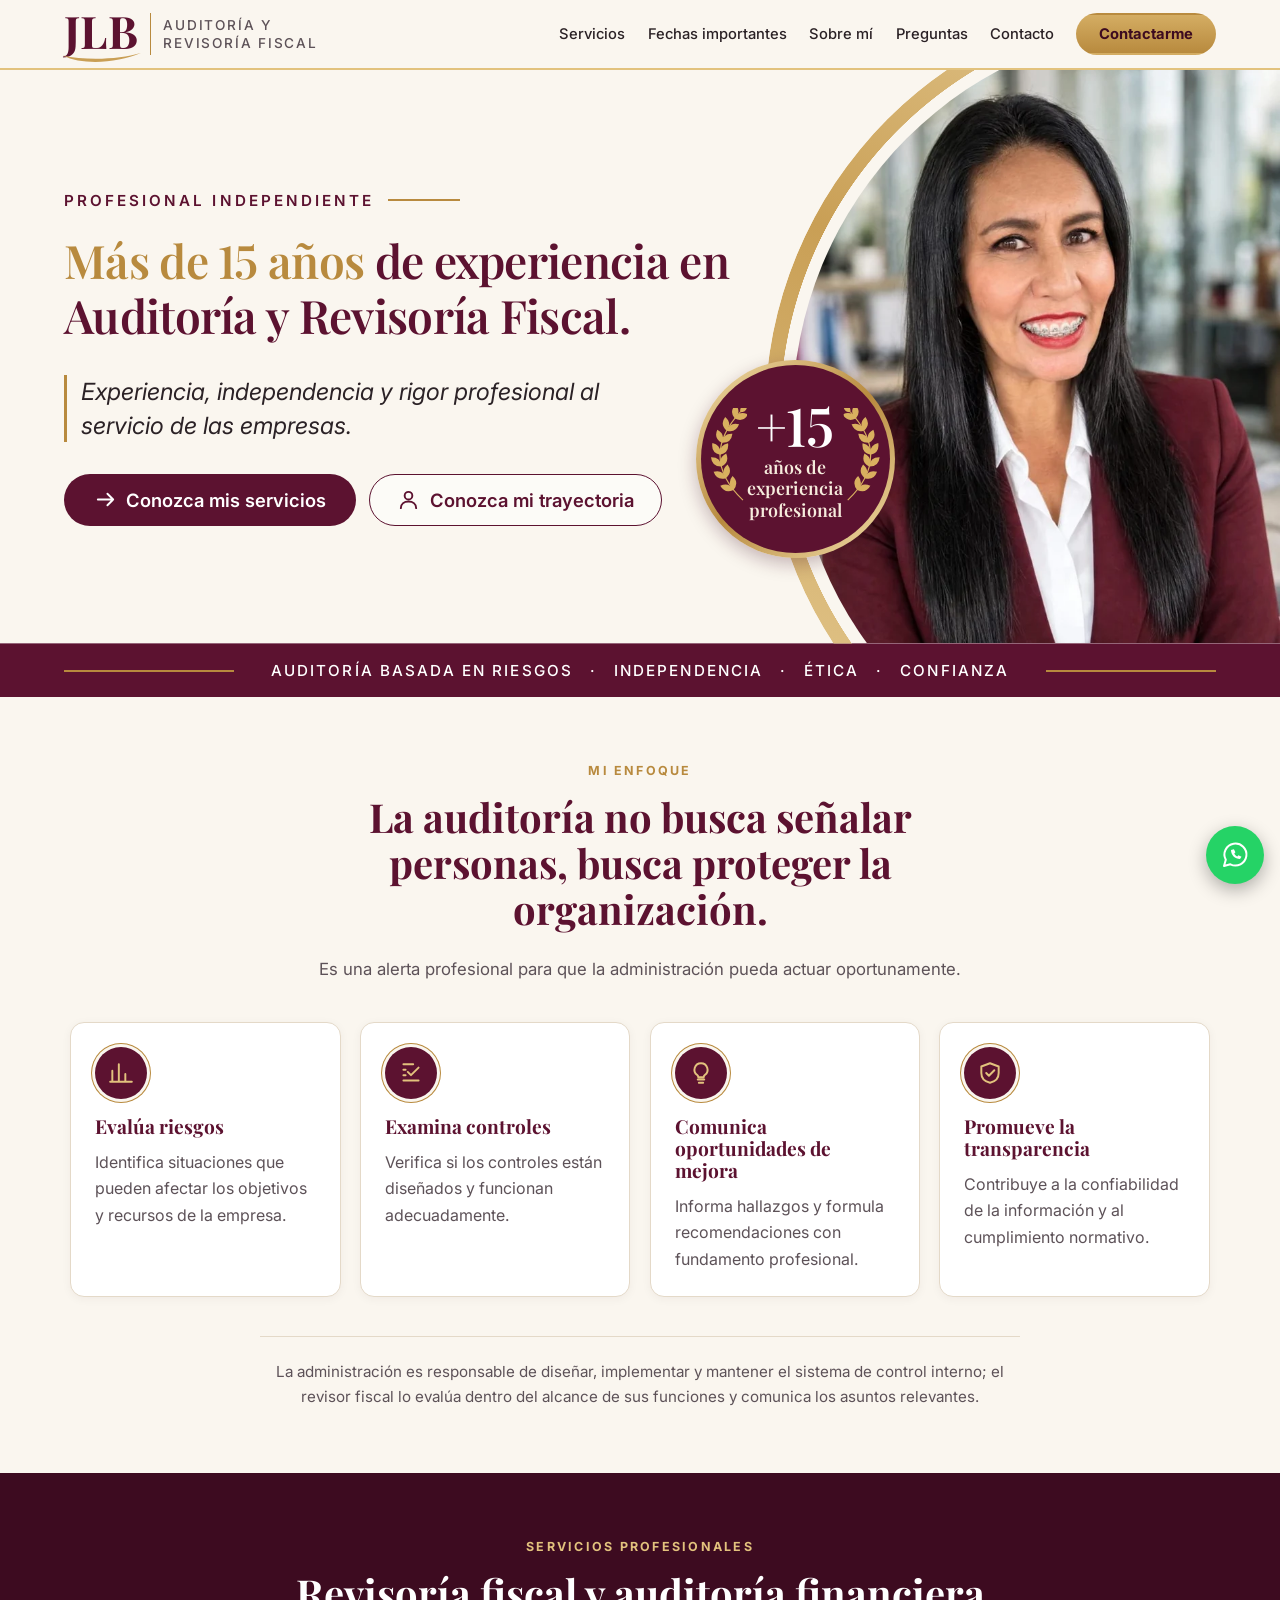
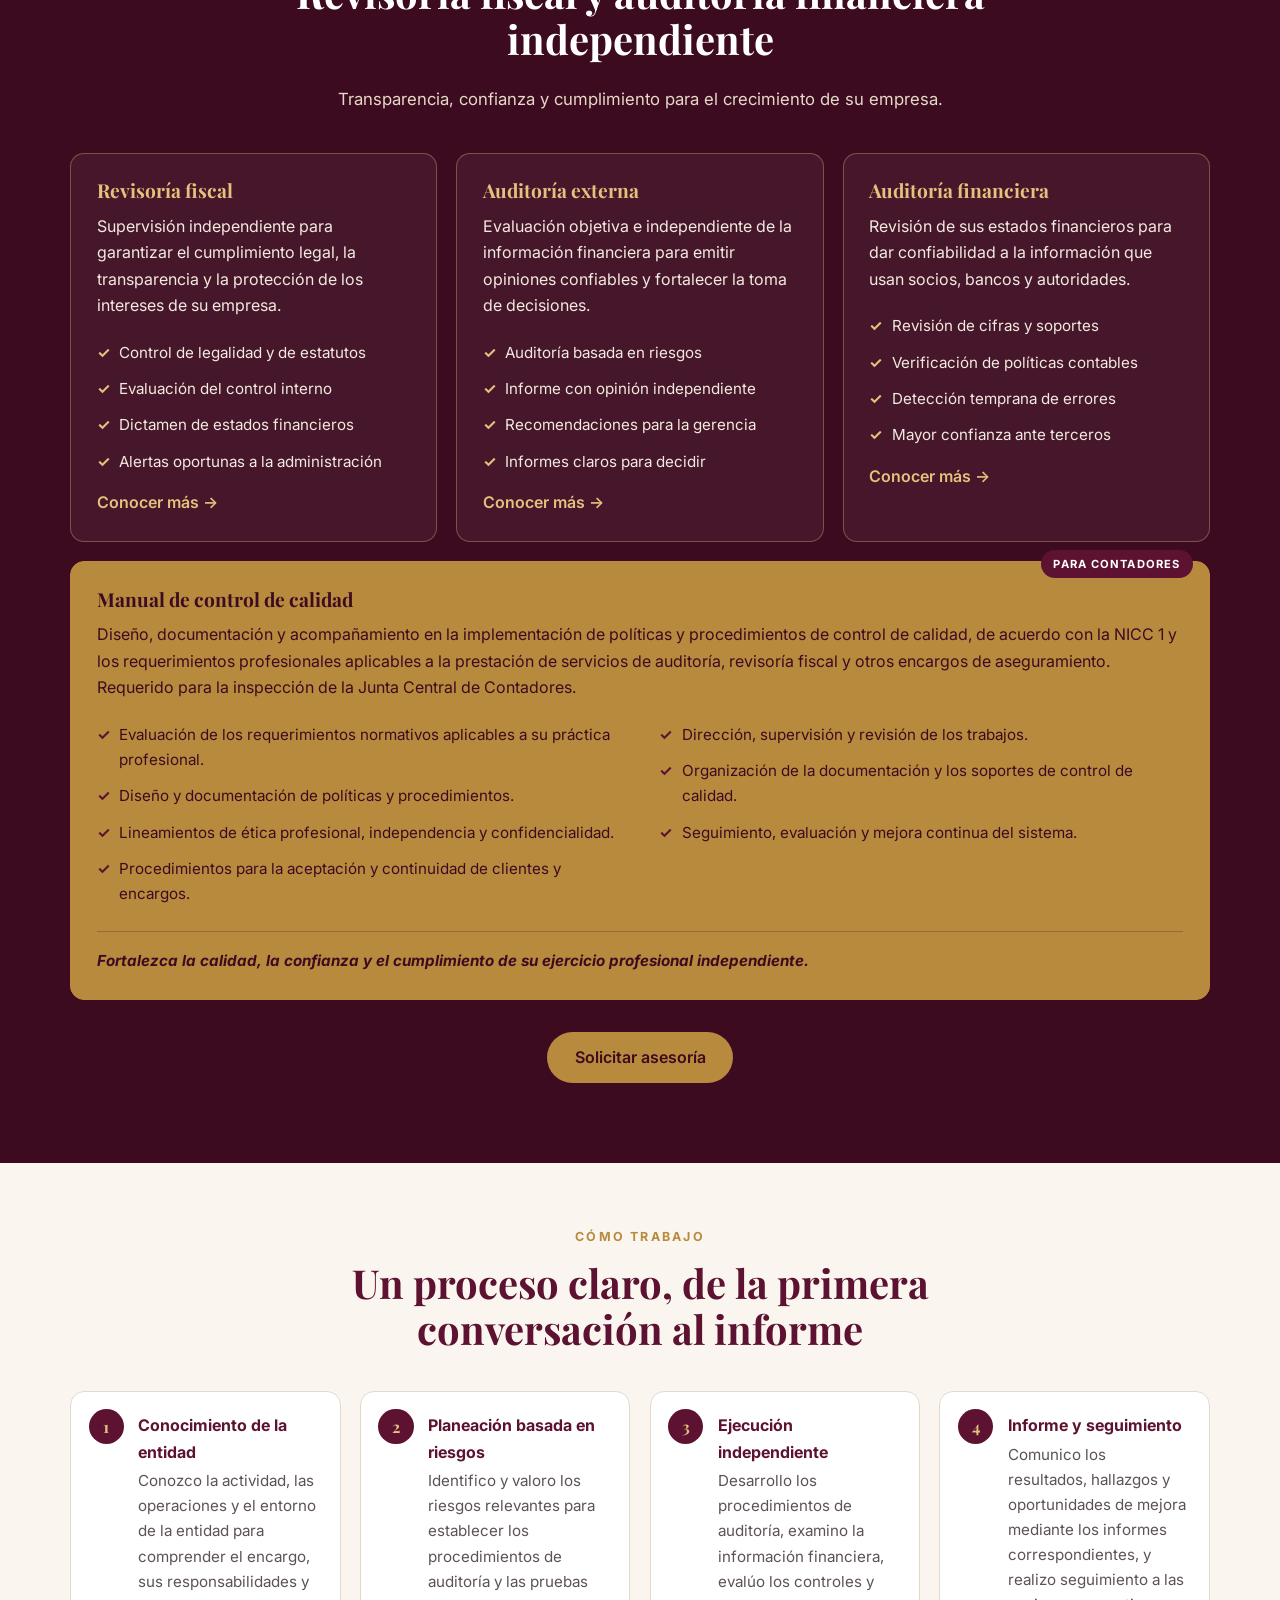
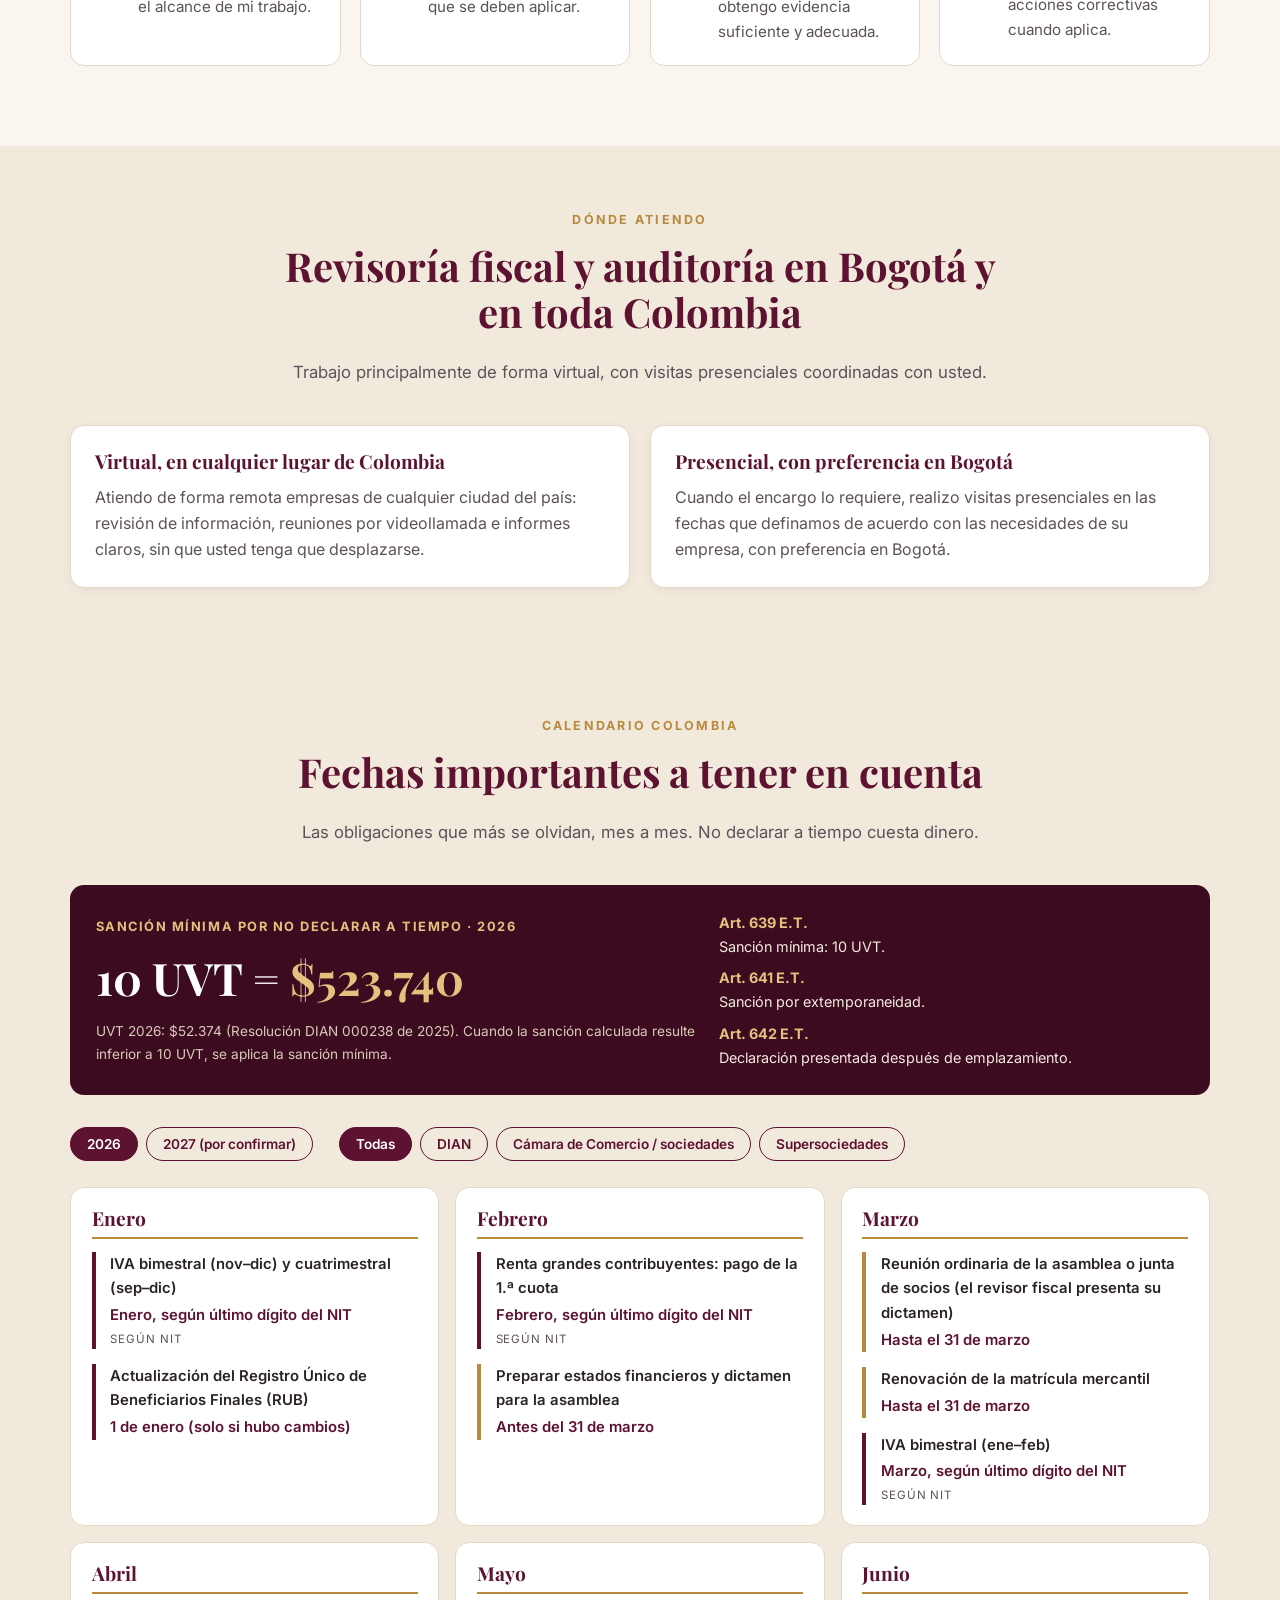
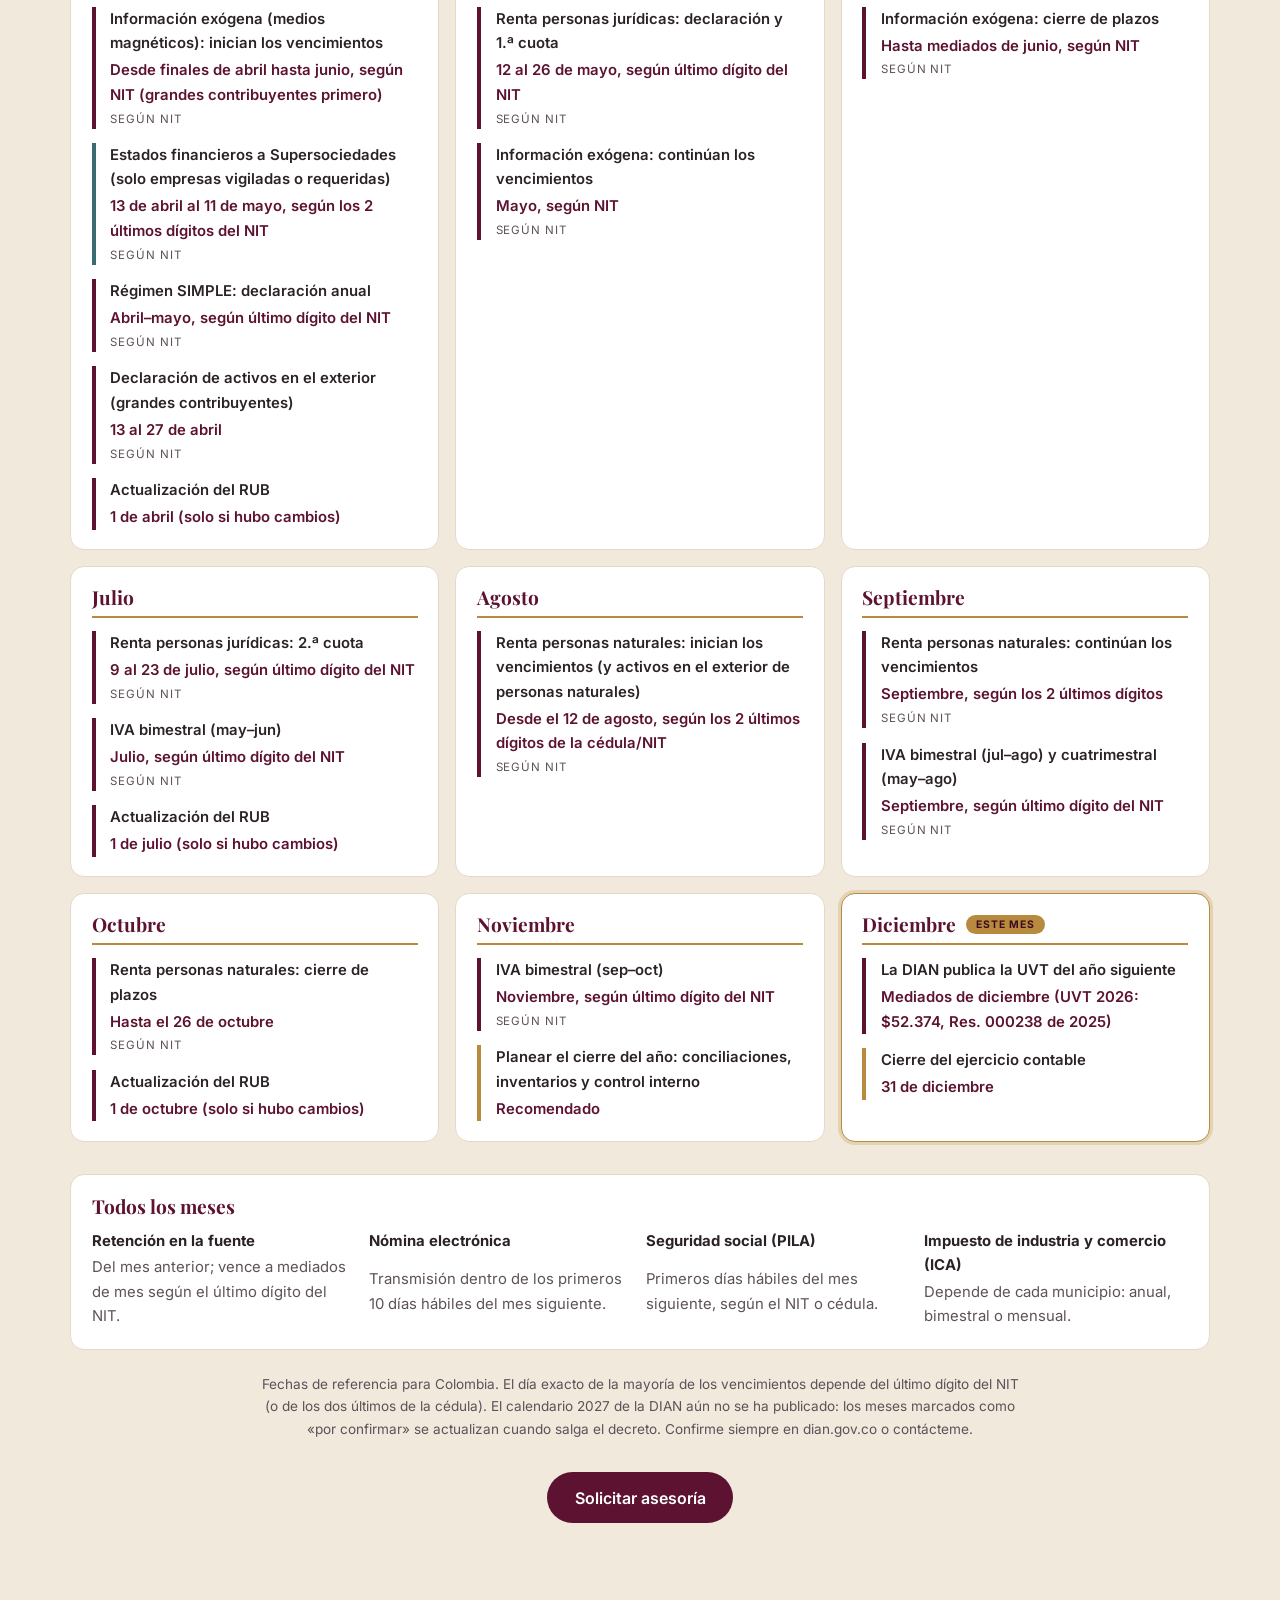
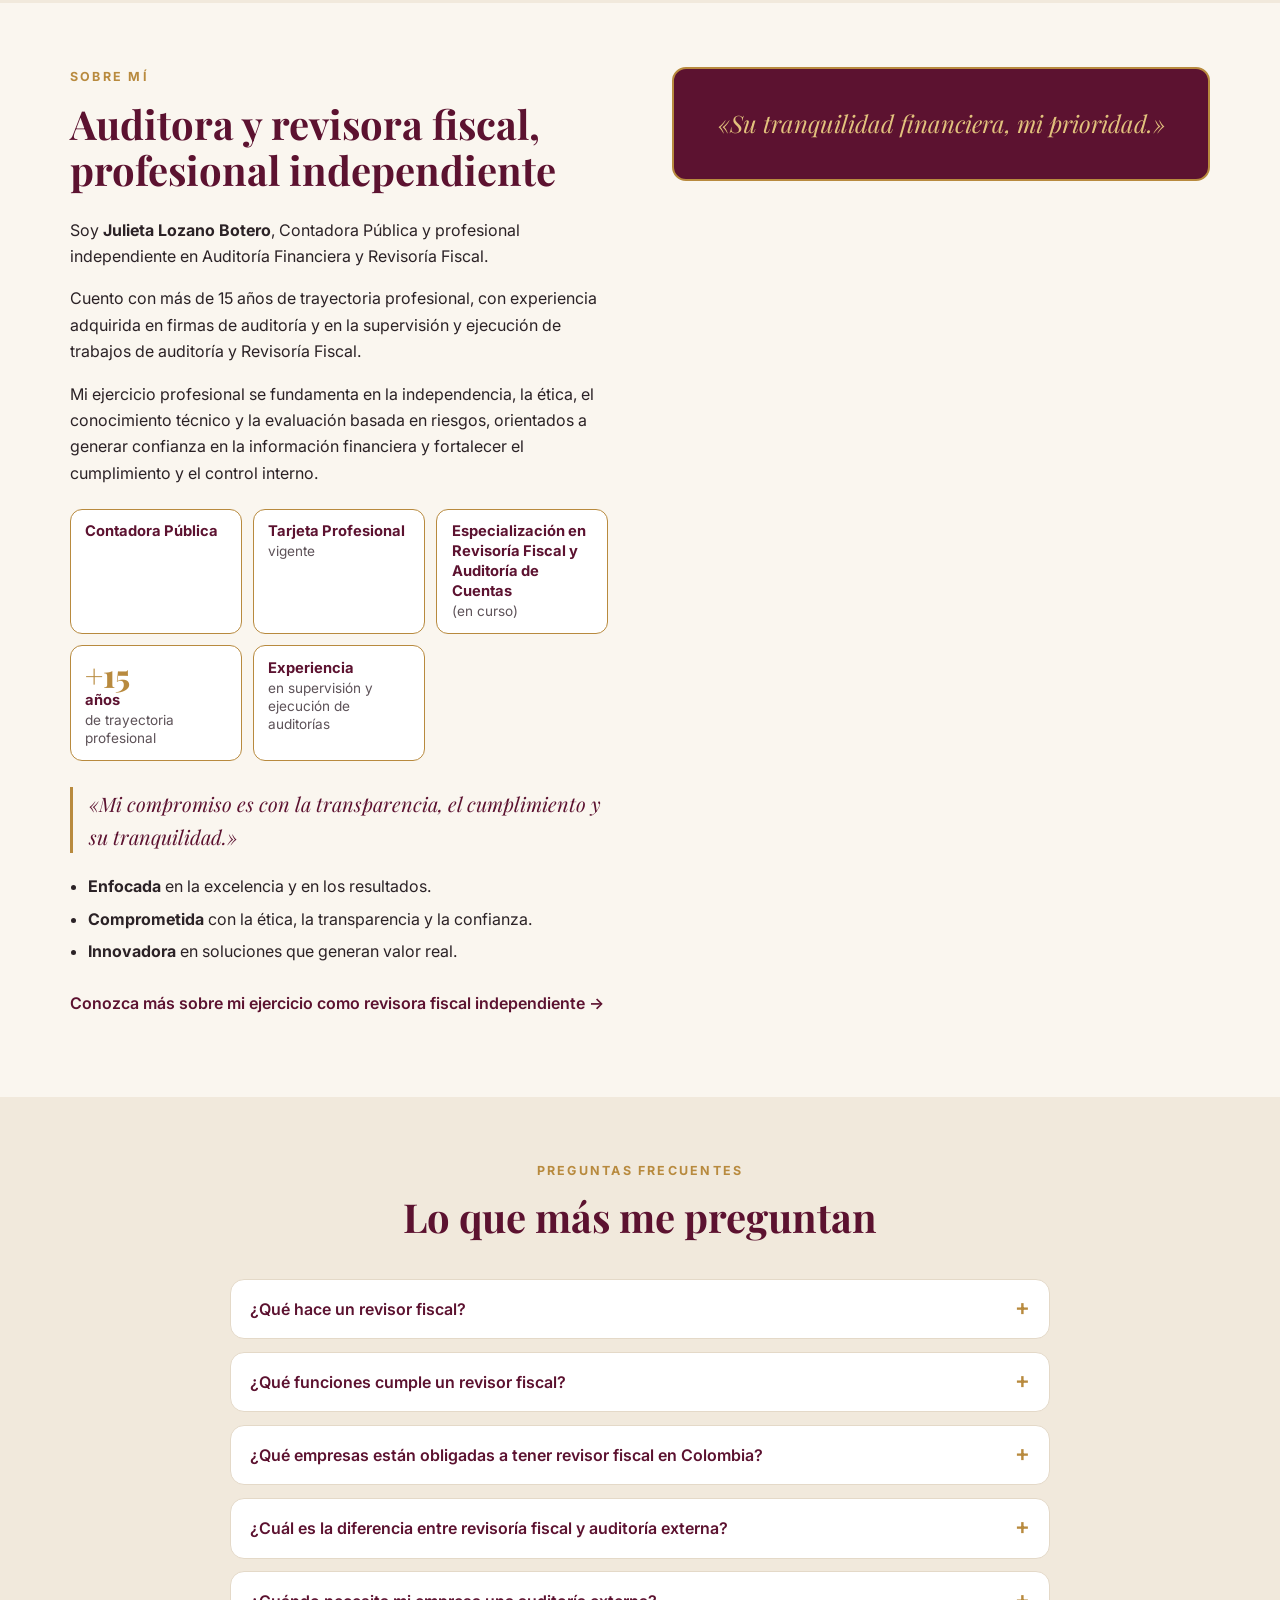
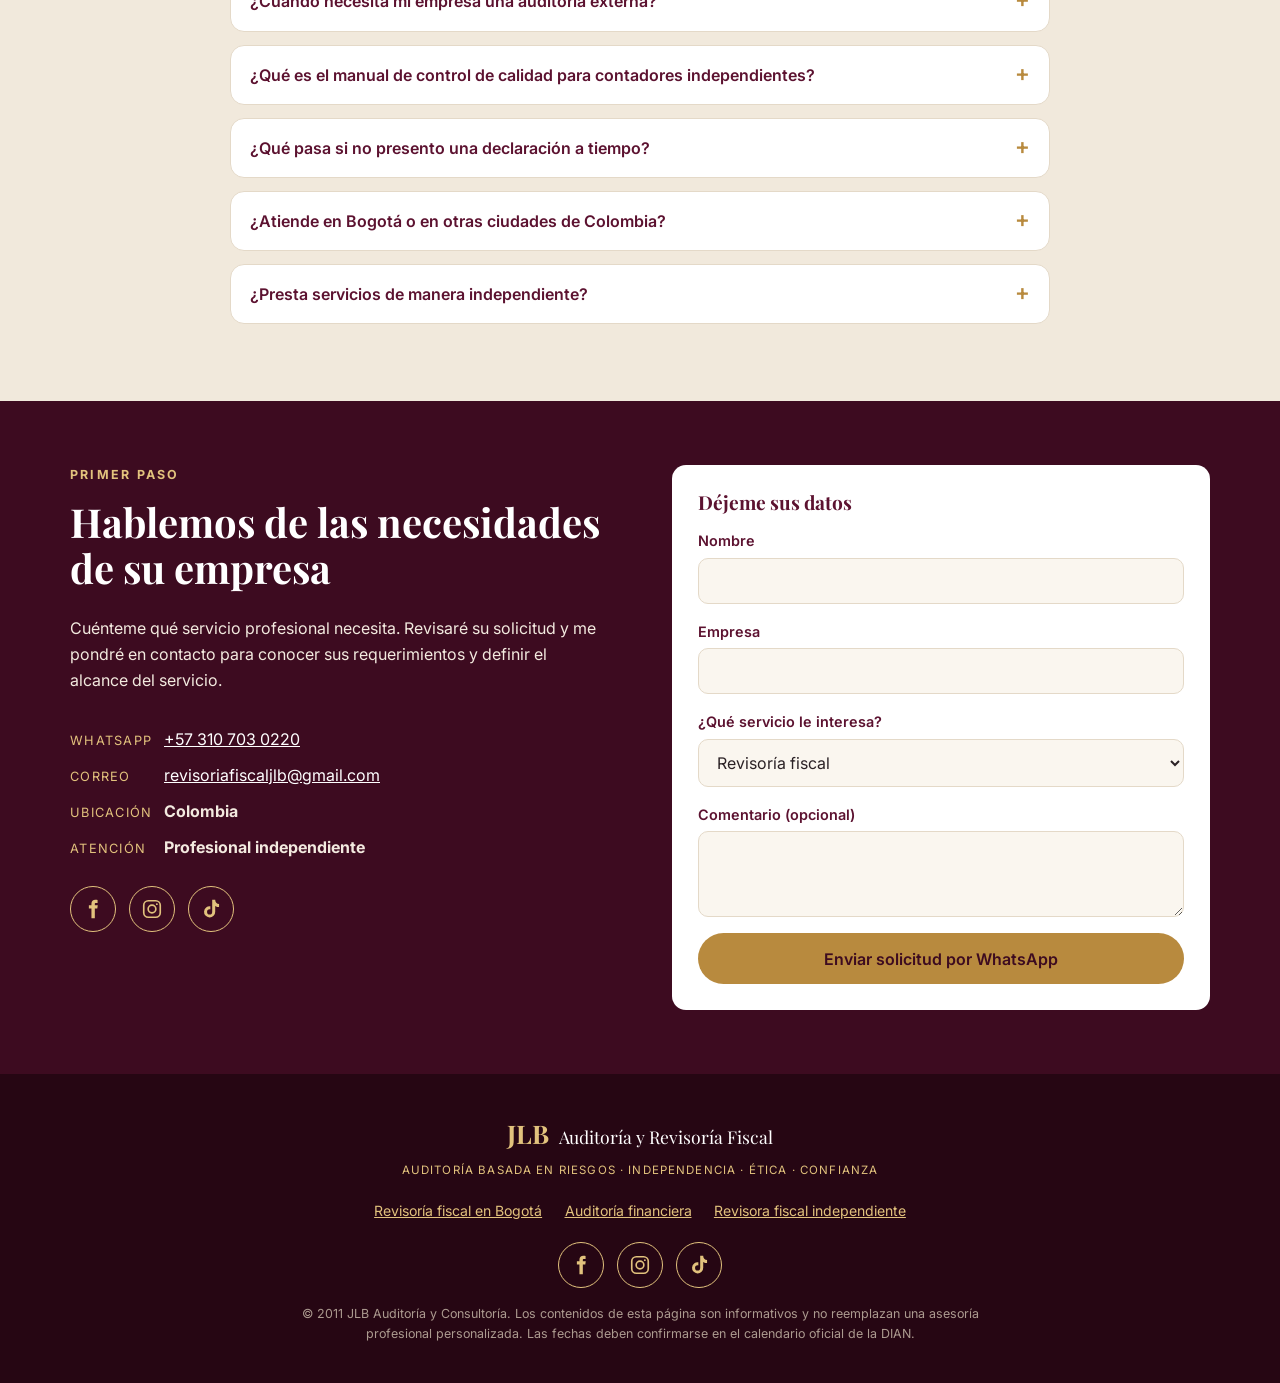
<file: index.html>
<!DOCTYPE html>
<!--
  ==========================================================================
  JLB Auditoría y Consultoría · Sitio web estático (HTML + CSS + JS)
  --------------------------------------------------------------------------
  CÓMO EDITAR (guía rápida):
   - Textos de la página ............ este archivo (index.html)
   - WhatsApp, correo, botón ........ js/config.js
   - Fechas importantes ............. js/fechas.js
   - Colores y tipografías .......... css/styles.css (bloque ":root" al inicio)
   - Foto de Julieta ................ img/julieta.jpg / img/julieta.webp
  Busca la palabra "TODO" para ver lo que falta personalizar.
  Más instrucciones (dominio, Google) en LEEME.md
  ==========================================================================
-->
<html lang="es-CO">
<head>
  <meta charset="utf-8">
  <meta name="viewport" content="width=device-width, initial-scale=1">

  <!-- ===================== SEO (para aparecer en Google) ===================== -->
  <!-- Título que ve Google (idealmente 50-65 caracteres). Lleva las búsquedas clave: revisora fiscal independiente, Bogotá, auditoría financiera -->
  <title>Revisora Fiscal independiente en Bogotá | Auditoría Financiera | JLB</title>
  <!-- Descripción que aparece bajo el título en Google (150-160 caracteres) -->
  <meta name="description" content="Revisora fiscal independiente y auditoría financiera en Bogotá y toda Colombia, virtual y presencial. Julieta Lozano Botero, Contadora Pública. Solicite su asesoría.">
  <meta name="robots" content="index, follow, max-image-preview:large">
  <meta name="author" content="JLB Auditoría y Consultoría">
  <meta name="theme-color" content="#4a0e26">

  <!-- Dominio de la página: https://revisoriafiscaljulietalozano.com (sin www).
       Si cambia el dominio, reemplácelo aquí, en las etiquetas og:, en el JSON-LD de abajo, en sitemap.xml y robots.txt -->
  <link rel="canonical" href="https://revisoriafiscaljulietalozano.com/">

  <!-- Vista previa al compartir en WhatsApp, Facebook, LinkedIn -->
  <meta property="og:type" content="website">
  <meta property="og:locale" content="es_CO">
  <meta property="og:site_name" content="JLB Auditoría y Consultoría">
  <meta property="og:title" content="Revisora Fiscal independiente en Bogotá | Auditoría Financiera | JLB">
  <meta property="og:description" content="Revisoría fiscal y auditoría financiera en Bogotá y toda Colombia, virtual y presencial. Solicite su asesoría.">
  <meta property="og:url" content="https://revisoriafiscaljulietalozano.com/">
  <meta property="og:image" content="https://revisoriafiscaljulietalozano.com/img/og-image.jpg">
  <meta name="twitter:card" content="summary_large_image">

  <link rel="icon" type="image/svg+xml" href="img/favicon.svg">

  <!-- Tipografías (Google Fonts). Títulos: Playfair Display · Texto: Inter -->
  <link rel="preconnect" href="https://fonts.googleapis.com">
  <link rel="preconnect" href="https://fonts.gstatic.com" crossorigin>
  <link href="https://fonts.googleapis.com/css2?family=Inter:wght@400;500;600;700&family=Playfair+Display:wght@600;700;800&display=swap" rel="stylesheet">
  <link rel="stylesheet" href="css/styles.css">

  <!-- Datos estructurados: ayudan a Google a entender el negocio.
       TODO: al tener teléfono/ciudad/redes, se pueden agregar "telephone", "address" y "sameAs". -->
  <script type="application/ld+json">
  {
    "@context": "https://schema.org",
    "@type": "ProfessionalService",
    "name": "JLB Auditoría y Consultoría",
    "description": "Revisora fiscal independiente y auditoría financiera en Bogotá y toda Colombia, de forma virtual y presencial. También manual de control de calidad para contadores independientes.",
    "url": "https://revisoriafiscaljulietalozano.com/",
    "image": "https://revisoriafiscaljulietalozano.com/img/og-image.jpg",
    "email": "revisoriafiscaljlb@gmail.com",
    "telephone": "+573107030220",
    "founder": { "@type": "Person", "name": "Julieta Lozano Botero", "jobTitle": "Contadora Pública, auditora y revisora fiscal" },
    "areaServed": [ { "@type": "City", "name": "Bogotá" }, { "@type": "Country", "name": "Colombia" } ],
    "sameAs": [
      "https://www.facebook.com/share/1E1A89rHXB/",
      "https://www.instagram.com/revi_soriafiscaljlb",
      "https://www.tiktok.com/@revisoriafiscal21"
    ],
    "knowsLanguage": "es",
    "serviceType": ["Revisoría fiscal", "Auditoría externa", "Auditoría financiera", "Manual de control de calidad para contadores independientes"]
  }
  </script>
  <!-- Preguntas frecuentes (deben coincidir con la sección #preguntas) -->
  <script type="application/ld+json">
  {
    "@context": "https://schema.org",
    "@type": "FAQPage",
    "mainEntity": [
      { "@type": "Question", "name": "¿Qué hace un revisor fiscal?",
        "acceptedAnswer": { "@type": "Answer", "text": "Supervisa de forma independiente que la empresa cumpla la ley y sus estatutos, evalúa el control interno, da fe pública de la información financiera y alerta a la administración, a los socios y a las autoridades sobre riesgos e irregularidades." } },
      { "@type": "Question", "name": "¿Qué funciones cumple un revisor fiscal?",
        "acceptedAnswer": { "@type": "Answer", "text": "Entre sus funciones principales, definidas en el artículo 207 del Código de Comercio, están: verificar que las operaciones de la empresa se ajusten a la ley, a los estatutos y a las decisiones de la asamblea o junta de socios; dar cuenta oportuna, por escrito, de las irregularidades que encuentre; velar por que la contabilidad, las actas y los libros se lleven con regularidad; inspeccionar los bienes de la empresa; evaluar el control interno; autorizar con su firma los estados financieros con su dictamen; y colaborar con las entidades que vigilan a la empresa." } },
      { "@type": "Question", "name": "¿Qué empresas están obligadas a tener revisor fiscal en Colombia?",
        "acceptedAnswer": { "@type": "Answer", "text": "Las sociedades por acciones, las sucursales de sociedades extranjeras y las demás sociedades comerciales cuyos activos brutos a 31 de diciembre del año anterior sean iguales o superiores a 5.000 salarios mínimos, o cuyos ingresos brutos sean iguales o superiores a 3.000 salarios mínimos (Ley 43 de 1990, art. 13). Cada caso debe verificarse." } },
      { "@type": "Question", "name": "¿Cuál es la diferencia entre revisoría fiscal y auditoría externa?",
        "acceptedAnswer": { "@type": "Answer", "text": "La revisoría fiscal es una función permanente exigida por la ley a ciertas empresas e incluye control de legalidad y fe pública. La auditoría externa es un encargo independiente, contratado de forma voluntaria o por requerimiento, que evalúa la información financiera y emite una opinión." } },
      { "@type": "Question", "name": "¿Cuándo necesita mi empresa una auditoría externa?",
        "acceptedAnswer": { "@type": "Answer", "text": "Cuando necesita que un tercero independiente respalde la confiabilidad de su información financiera: al solicitar un crédito o atraer inversionistas, presentar información a bancos, socios o entidades que la exigen, vender, comprar o fusionar una empresa, cambiar de administración o de socios, implementar o revisar la información bajo NIIF, sospechar errores o fraudes, o querer tomar decisiones con cifras confiables aunque la ley no lo exija." } },
      { "@type": "Question", "name": "¿Qué es el manual de control de calidad para contadores independientes?",
        "acceptedAnswer": { "@type": "Answer", "text": "Es el diseño, documentación e implementación de políticas y procedimientos de control de calidad en la práctica profesional del contador, de acuerdo con la NICC 1 y los requerimientos profesionales aplicables a la prestación de servicios de auditoría, revisoría fiscal y otros encargos de aseguramiento. Es requerido para la inspección de la Junta Central de Contadores." } },
      { "@type": "Question", "name": "¿Qué pasa si no presento una declaración a tiempo?",
        "acceptedAnswer": { "@type": "Answer", "text": "Se genera sanción por extemporaneidad. La sanción mínima en materia tributaria es de 10 UVT; en 2026 equivale a $523.740 (UVT de $52.374)." } },
      { "@type": "Question", "name": "¿Atiende en Bogotá o en otras ciudades de Colombia?",
        "acceptedAnswer": { "@type": "Answer", "text": "Sí. Julieta Lozano Botero atiende de forma virtual en cualquier parte de Colombia y de forma presencial mediante visitas coordinadas con el cliente, con preferencia en Bogotá. La mayor parte del trabajo se realiza de manera virtual." } },
      { "@type": "Question", "name": "¿Presta servicios de manera independiente?",
        "acceptedAnswer": { "@type": "Answer", "text": "Sí. Julieta Lozano Botero ejerce como profesional independiente, sin estar vinculada a una firma ni a su administración, lo que garantiza independencia de criterio en cada encargo, con atención personalizada y confidencialidad." } }
    ]
  }
  </script>
</head>

<body>
  <a class="saltar" href="#contenido">Saltar al contenido</a>

  <!-- ============================ ENCABEZADO ============================ -->
  <header class="encabezado">
    <div class="contenedor barra">
      <!-- Logo JLB (hecho con texto; para usar un archivo del logo, reemplace este bloque por <img src="img/logo.svg" alt="JLB">) -->
      <a class="logo" href="#inicio" aria-label="JLB Auditoría y Revisoría Fiscal - Inicio">
        <span class="logo-jlb">JLB</span>
        <span class="logo-sub">Auditoría y<br>Revisoría Fiscal</span>
      </a>

      <button class="btn-menu" id="btn-menu" aria-expanded="false" aria-controls="menu" aria-label="Abrir menú">
        <span></span><span></span><span></span>
      </button>

      <nav class="menu" id="menu" aria-label="Principal">
        <a href="#servicios">Servicios</a>
        <a href="#fechas">Fechas importantes</a>
        <a href="#nosotros">Sobre mí</a>
        <a href="#preguntas">Preguntas</a>
        <a href="#contacto">Contacto</a>
        <!-- Botón Contactarme: lleva al formulario de la sección Contacto -->
        <a class="btn btn-dorado btn-menu-cta" data-boton href="#form-asesoria">Contactarme</a>
      </nav>
    </div>
  </header>

  <main id="contenido">

    <!-- ============================== INICIO ============================== -->
    <section class="hero" id="inicio">
      <div class="contenedor hero-grid">
        <div class="hero-texto">
          <!-- Portada: sobretítulo, titular y frase según el diseño aprobado -->
          <p class="sobretitulo">Profesional independiente</p>
          <h1><span>Más de 15 años</span> de experiencia en Auditoría y Revisoría Fiscal.</h1>
          <p class="hero-sub">Experiencia, independencia y rigor profesional al servicio de las empresas.</p>
          <div class="hero-botones">
            <!-- Botones de portada: llevan a otras secciones de la página -->
            <a class="btn btn-vino" href="#servicios"><svg class="ico-btn" viewBox="0 0 24 24" aria-hidden="true"><path d="M4 12h16M14 6l6 6-6 6"/></svg>Conozca mis servicios</a>
            <a class="btn btn-borde" href="#nosotros"><svg class="ico-btn" viewBox="0 0 24 24" aria-hidden="true"><circle cx="12" cy="8" r="4"/><path d="M4 21c0-4.4 3.6-7 8-7s8 2.6 8 7"/></svg>Conozca mi trayectoria</a>
          </div>
        </div>

        <figure class="hero-foto">
          <!-- Sello "+15 años de experiencia" sobre la foto. Para cambiar el número o el texto, edite estas dos líneas. -->
          <div class="sello">
            <!-- Laureles dorados dibujados en SVG (la rama derecha es la misma, reflejada con CSS) -->
            <svg class="laurel" viewBox="-4 0 45 104" aria-hidden="true"><g id="rama-laurel"><path fill="none" stroke-width="1.2" d="M37 98Q-11 52 34 3"/><path stroke="none" d="M26.8 86.9Q21.7 78 12.5 82.5Q17.6 91.4 26.8 86.9ZM26.8 86.9Q33.3 78.9 25.7 72Q19.3 79.9 26.8 86.9ZM18.6 74.3Q15.3 64.6 5.3 67.3Q8.7 77 18.6 74.3ZM18.6 74.3Q26.4 67.7 20.4 59.5Q12.5 66.1 18.6 74.3ZM13.7 61.7Q12.8 51.4 2.5 51.7Q3.4 61.9 13.7 61.7ZM13.7 61.7Q22.9 57.1 18.9 47.6Q9.8 52.2 13.7 61.7ZM12.2 48.9Q14 38.8 4 36.3Q2.3 46.5 12.2 48.9ZM12.2 48.9Q22.3 46.8 20.9 36.6Q10.9 38.7 12.2 48.9ZM14.2 36Q18.4 26.6 9.3 21.8Q5.1 31.1 14.2 36ZM14.2 36Q24.4 36.5 25.6 26.3Q15.4 25.8 14.2 36ZM19.5 23Q25.6 14.8 17.8 8.1Q11.7 16.3 19.5 23ZM19.5 23Q29.3 25.7 32.8 16.1Q22.9 13.3 19.5 23ZM28.2 9.8Q35.6 2.8 29.2 -5.1Q21.7 1.9 28.2 9.8ZM28.2 9.8Q37.4 14.3 42.5 5.4Q33.2 0.9 28.2 9.8ZM34 3Q42.1 3 41.4 -5.1Q33.3 -5.1 34 3Z"/></g></svg>
            <svg class="laurel laurel-der" viewBox="-4 0 45 104" aria-hidden="true"><use href="#rama-laurel"/></svg>
            <strong>+15</strong><span>años de<br>experiencia<br>profesional</span>
          </div>
          <picture>
            <source srcset="img/julieta.webp" type="image/webp">
            <!-- TODO: cambiar el alt por el nombre completo de Julieta -->
            <img src="img/julieta.jpg" width="720" height="1000" alt="Julieta Lozano Botero, contadora pública y revisora fiscal independiente en Bogotá, sonriendo con saco color vino" fetchpriority="high">
          </picture>
        </figure>
      </div>

      <!-- Valores (de sus piezas gráficas) -->
      <ul class="contenedor valores" aria-label="Principios de trabajo">
        <li>Auditoría basada en riesgos</li>
        <li>Independencia</li>
        <li>Ética</li>
        <li>Confianza</li>
      </ul>
    </section>

    <!-- ============================== ENFOQUE ============================== -->
    <section class="seccion" id="enfoque">
      <div class="contenedor">
        <header class="seccion-cab">
          <p class="sobretitulo">Mi enfoque</p>
          <h2>La auditoría no busca señalar personas, busca proteger la organización.</h2>
          <p>Es una alerta profesional para que la administración pueda actuar oportunamente.</p>
        </header>

        <div class="tarjetas cuatro">
          <article class="tarjeta">
            <span class="icono" aria-hidden="true"><svg viewBox="0 0 24 24"><path d="M4 20V10M10 20V4M16 20v-7M22 20H2"/></svg></span>
            <h3>Evalúa riesgos</h3>
            <p>Identifica situaciones que pueden afectar los objetivos y recursos de la empresa.</p>
          </article>
          <article class="tarjeta">
            <span class="icono" aria-hidden="true"><svg viewBox="0 0 24 24"><path d="M9 11l3 3 7-7M5 4h9M5 9h2M5 14h2M5 19h14"/></svg></span>
            <h3>Examina controles</h3>
            <p>Verifica si los controles están diseñados y funcionan adecuadamente.</p>
          </article>
          <article class="tarjeta">
            <span class="icono" aria-hidden="true"><svg viewBox="0 0 24 24"><path d="M9 18h6M10 21h4M12 3a6 6 0 0 0-3.5 10.9c.6.5 1 1.2 1 2v.1h5v-.1c0-.8.4-1.5 1-2A6 6 0 0 0 12 3z"/></svg></span>
            <h3>Comunica oportunidades de mejora</h3>
            <p>Informa hallazgos y formula recomendaciones con fundamento profesional.</p>
          </article>
          <article class="tarjeta">
            <span class="icono" aria-hidden="true"><svg viewBox="0 0 24 24"><path d="M12 3l8 3v6c0 5-3.5 8-8 9-4.5-1-8-4-8-9V6l8-3zM8.5 12l2.5 2.5L16 9.5"/></svg></span>
            <h3>Promueve la transparencia</h3>
            <p>Contribuye a la confiabilidad de la información y al cumplimiento normativo.</p>
          </article>
        </div>

        <p class="nota-responsabilidad">La administración es responsable de diseñar, implementar y mantener el sistema de control interno; el revisor fiscal lo evalúa dentro del alcance de sus funciones y comunica los asuntos relevantes.</p>
      </div>
    </section>

    <!-- ============================= SERVICIOS ============================= -->
    <section class="seccion seccion-oscura" id="servicios">
      <div class="contenedor">
        <header class="seccion-cab">
          <p class="sobretitulo">Servicios profesionales</p>
          <h2>Revisoría fiscal y auditoría financiera independiente</h2>
          <p>Transparencia, confianza y cumplimiento para el crecimiento de su empresa.</p>
        </header>

        <div class="tarjetas servicios">
          <article class="servicio">
            <h3>Revisoría fiscal</h3>
            <p>Supervisión independiente para garantizar el cumplimiento legal, la transparencia y la protección de los intereses de su empresa.</p>
            <ul>
              <li>Control de legalidad y de estatutos</li>
              <li>Evaluación del control interno</li>
              <li>Dictamen de estados financieros</li>
              <li>Alertas oportunas a la administración</li>
            </ul>
            <!-- Enlace a la página completa de este servicio -->
            <a class="enlace-mas" href="revisoria-fiscal-bogota/">Conocer más →</a>
          </article>

          <article class="servicio">
            <h3>Auditoría externa</h3>
            <p>Evaluación objetiva e independiente de la información financiera para emitir opiniones confiables y fortalecer la toma de decisiones.</p>
            <ul>
              <li>Auditoría basada en riesgos</li>
              <li>Informe con opinión independiente</li>
              <li>Recomendaciones para la gerencia</li>
              <li>Informes claros para decidir</li>
            </ul>
            <a class="enlace-mas" href="auditoria-financiera/">Conocer más →</a>
          </article>

          <article class="servicio">
            <h3>Auditoría financiera</h3>
            <p>Revisión de sus estados financieros para dar confiabilidad a la información que usan socios, bancos y autoridades.</p>
            <ul>
              <li>Revisión de cifras y soportes</li>
              <li>Verificación de políticas contables</li>
              <li>Detección temprana de errores</li>
              <li>Mayor confianza ante terceros</li>
            </ul>
            <a class="enlace-mas" href="auditoria-financiera/">Conocer más →</a>
          </article>

          <article class="servicio destacado">
            <span class="cinta">Para contadores</span>
            <h3>Manual de control de calidad</h3>
            <p>Diseño, documentación y acompañamiento en la implementación de políticas y procedimientos de control de calidad, de acuerdo con la NICC 1 y los requerimientos profesionales aplicables a la prestación de servicios de auditoría, revisoría fiscal y otros encargos de aseguramiento. Requerido para la inspección de la Junta Central de Contadores.</p>
            <!-- Lista de lo que incluye el servicio (se muestra en 2 columnas en pantallas grandes) -->
            <ul>
              <li>Evaluación de los requerimientos normativos aplicables a su práctica profesional.</li>
              <li>Diseño y documentación de políticas y procedimientos.</li>
              <li>Lineamientos de ética profesional, independencia y confidencialidad.</li>
              <li>Procedimientos para la aceptación y continuidad de clientes y encargos.</li>
              <li>Dirección, supervisión y revisión de los trabajos.</li>
              <li>Organización de la documentación y los soportes de control de calidad.</li>
              <li>Seguimiento, evaluación y mejora continua del sistema.</li>
            </ul>
            <!-- Frase de cierre de la tarjeta (texto aprobado por Julieta) -->
            <p class="alerta">Fortalezca la calidad, la confianza y el cumplimiento de su ejercicio profesional independiente.</p>
          </article>
        </div>

        <p class="centro"><a class="btn btn-dorado" href="#form-asesoria">Solicitar asesoría</a></p>
      </div>
    </section>

    <!-- ========================== COMO TRABAJAMOS ========================== -->
    <section class="seccion" id="proceso">
      <div class="contenedor">
        <header class="seccion-cab">
          <p class="sobretitulo">Cómo trabajo</p>
          <h2>Un proceso claro, de la primera conversación al informe</h2>
        </header>
        <!-- Cuatro pasos numerados automáticamente (la numeración la pone el CSS, no hay que escribirla).
             Para agregar o quitar un paso, copie o borre una línea <li>. Texto aprobado por Julieta. -->
        <ol class="pasos">
          <li><strong>Conocimiento de la entidad</strong><span>Conozco la actividad, las operaciones y el entorno de la entidad para comprender el encargo, sus responsabilidades y el alcance de mi trabajo.</span></li>
          <li><strong>Planeación basada en riesgos</strong><span>Identifico y valoro los riesgos relevantes para establecer los procedimientos de auditoría y las pruebas que se deben aplicar.</span></li>
          <li><strong>Ejecución independiente</strong><span>Desarrollo los procedimientos de auditoría, examino la información financiera, evalúo los controles y obtengo evidencia suficiente y adecuada.</span></li>
          <li><strong>Informe y seguimiento</strong><span>Comunico los resultados, hallazgos y oportunidades de mejora mediante los informes correspondientes, y realizo seguimiento a las acciones correctivas cuando aplica.</span></li>
        </ol>
      </div>
    </section>

    <!-- ============================ DÓNDE ATIENDO ============================ -->
    <!-- Cobertura: ayuda a que Google asocie la página con Bogotá y con Colombia. Textos editables. -->
    <section class="seccion seccion-marfil" id="cobertura">
      <div class="contenedor">
        <header class="seccion-cab">
          <p class="sobretitulo">Dónde atiendo</p>
          <h2>Revisoría fiscal y auditoría en Bogotá y en toda Colombia</h2>
          <p>Trabajo principalmente de forma virtual, con visitas presenciales coordinadas con usted.</p>
        </header>
        <div class="tarjetas dos">
          <article class="tarjeta">
            <h3>Virtual, en cualquier lugar de Colombia</h3>
            <p>Atiendo de forma remota empresas de cualquier ciudad del país: revisión de información, reuniones por videollamada e informes claros, sin que usted tenga que desplazarse.</p>
          </article>
          <article class="tarjeta">
            <h3>Presencial, con preferencia en Bogotá</h3>
            <p>Cuando el encargo lo requiere, realizo visitas presenciales en las fechas que definamos de acuerdo con las necesidades de su empresa, con preferencia en Bogotá.</p>
          </article>
        </div>
      </div>
    </section>

    <!-- ========================= FECHAS IMPORTANTES ========================= -->
    <section class="seccion seccion-marfil" id="fechas">
      <div class="contenedor">
        <header class="seccion-cab">
          <p class="sobretitulo">Calendario Colombia</p>
          <h2>Fechas importantes a tener en cuenta</h2>
          <p>Las obligaciones que más se olvidan, mes a mes. No declarar a tiempo cuesta dinero.</p>
        </header>

        <!-- Sanción mínima (de su pieza gráfica "Valor de la sanción mínima"). Valor 2026: UVT $52.374 x 10 -->
        <aside class="sancion">
          <div>
            <p class="sancion-tit">Sanción mínima por no declarar a tiempo · 2026</p>
            <p class="sancion-valor">10 UVT = <strong>$523.740</strong></p>
            <p class="sancion-peq">UVT 2026: $52.374 (Resolución DIAN 000238 de 2025). Cuando la sanción calculada resulte inferior a 10 UVT, se aplica la sanción mínima.</p>
          </div>
          <ul class="sancion-art">
            <li><strong>Art. 639 E.T.</strong> Sanción mínima: 10 UVT.</li>
            <li><strong>Art. 641 E.T.</strong> Sanción por extemporaneidad.</li>
            <li><strong>Art. 642 E.T.</strong> Declaración presentada después de emplazamiento.</li>
          </ul>
        </aside>

        <!-- Controles: año y tipo de obligación -->
        <div class="controles">
          <div class="grupo" role="group" aria-label="Año">
            <button type="button" class="chip" data-anio-btn="2026" aria-pressed="true">2026</button>
            <button type="button" class="chip" data-anio-btn="2027" aria-pressed="false">2027 (por confirmar)</button>
          </div>
          <div class="grupo" role="group" aria-label="Tipo de obligación">
            <button type="button" class="chip" data-filtro="todas" aria-pressed="true">Todas</button>
            <button type="button" class="chip" data-filtro="dian" aria-pressed="false">DIAN</button>
            <button type="button" class="chip" data-filtro="mercantil" aria-pressed="false">Cámara de Comercio / sociedades</button>
            <button type="button" class="chip" data-filtro="super" aria-pressed="false">Supersociedades</button>
          </div>
        </div>

        <!-- Las tarjetas por mes las dibuja js/main.js con los datos de js/fechas.js -->
        <div class="meses" id="fechas-lista">
          <noscript><p>Active JavaScript para ver el calendario, o consulte el calendario oficial en dian.gov.co.</p></noscript>
        </div>

        <div class="mensuales">
          <h3>Todos los meses</h3>
          <ul id="fechas-mensuales"></ul>
        </div>

        <p class="aviso" id="fechas-aviso"></p>
        <p class="centro"><a class="btn btn-vino" href="#form-asesoria">Solicitar asesoría</a></p>
      </div>
    </section>

    <!-- ============================== SOBRE MÍ ============================== -->
    <section class="seccion" id="nosotros">
      <div class="contenedor dos-col">
        <div>
          <p class="sobretitulo">Sobre mí</p>
          <h2>Auditora y revisora fiscal, profesional independiente</h2>
          <!-- Biografía (datos aportados por Julieta). Para editarla, cambie los textos de abajo. -->
          <p>Soy <strong>Julieta Lozano Botero</strong>, Contadora Pública y profesional independiente en Auditoría Financiera y Revisoría Fiscal.</p>
          <p>Cuento con más de 15 años de trayectoria profesional, con experiencia adquirida en firmas de auditoría y en la supervisión y ejecución de trabajos de auditoría y Revisoría Fiscal.</p>
          <p>Mi ejercicio profesional se fundamenta en la independencia, la ética, el conocimiento técnico y la evaluación basada en riesgos, orientados a generar confianza en la información financiera y fortalecer el cumplimiento y el control interno.</p>

          <!-- Credenciales: cinco recuadros pequeños. Para agregar o quitar una, copie o borre un <li>. -->
          <ul class="credenciales" aria-label="Formación y experiencia">
            <li><strong>Contadora Pública</strong></li>
            <li><strong>Tarjeta Profesional</strong> vigente</li>
            <li><strong>Especialización en Revisoría Fiscal y Auditoría de Cuentas</strong> (en curso)</li>
            <!-- Recuadro destacado: número grande + texto -->
            <li class="cred-destacada"><span class="cred-numero">+15</span><strong>años</strong> de trayectoria profesional</li>
            <li><strong>Experiencia</strong> en supervisión y ejecución de auditorías</li>
          </ul>

          <p class="compromiso">«Mi compromiso es con la transparencia, el cumplimiento y su tranquilidad.»</p>
          <ul class="atributos">
            <li><strong>Enfocada</strong> en la excelencia y en los resultados.</li>
            <li><strong>Comprometida</strong> con la ética, la transparencia y la confianza.</li>
            <li><strong>Innovadora</strong> en soluciones que generan valor real.</li>
          </ul>
          <!-- Enlace a la página sobre el ejercicio independiente -->
          <p><a class="enlace-mas" href="revisora-fiscal-independiente/">Conozca más sobre mi ejercicio como revisora fiscal independiente →</a></p>
        </div>
        <!-- TODO: cuando haya una foto de oficina/equipo, se puede agregar aquí -->
        <aside class="cita">
          <p>«Su tranquilidad financiera, mi prioridad.»</p>
        </aside>
      </div>
    </section>

    <!-- ========================= PREGUNTAS FRECUENTES ========================= -->
    <section class="seccion seccion-marfil" id="preguntas">
      <div class="contenedor angosto">
        <header class="seccion-cab">
          <p class="sobretitulo">Preguntas frecuentes</p>
          <h2>Lo que más me preguntan</h2>
        </header>

        <!-- Si cambia una respuesta, cámbiela también en el JSON-LD (FAQPage) del <head> -->
        <details>
          <summary>¿Qué hace un revisor fiscal?</summary>
          <p>Supervisa de forma independiente que la empresa cumpla la ley y sus estatutos, evalúa el control interno, da fe pública de la información financiera y alerta a la administración, a los socios y a las autoridades sobre riesgos e irregularidades.</p>
        </details>
        <details>
          <summary>¿Qué funciones cumple un revisor fiscal?</summary>
          <p>Entre sus funciones principales, definidas en el artículo 207 del Código de Comercio, están: verificar que las operaciones de la empresa se ajusten a la ley, a los estatutos y a las decisiones de la asamblea o junta de socios; dar cuenta oportuna, por escrito, de las irregularidades que encuentre; velar por que la contabilidad, las actas y los libros se lleven con regularidad; inspeccionar los bienes de la empresa y verificar que estén bien protegidos; evaluar el control interno e impartir instrucciones para fortalecerlo; autorizar con su firma los estados financieros con su dictamen; y colaborar con las entidades que vigilan a la empresa. En resumen, su alcance es el control de legalidad, la evaluación del control interno y la fe pública sobre la información financiera.</p>
        </details>
        <details>
          <summary>¿Qué empresas están obligadas a tener revisor fiscal en Colombia?</summary>
          <p>Las sociedades por acciones, las sucursales de sociedades extranjeras y las demás sociedades comerciales cuyos activos brutos a 31 de diciembre del año anterior sean iguales o superiores a 5.000 salarios mínimos, o cuyos ingresos brutos sean iguales o superiores a 3.000 salarios mínimos (Ley 43 de 1990, art. 13). Cada caso debe verificarse: contácteme y lo reviso con usted.</p>
        </details>
        <details>
          <summary>¿Cuál es la diferencia entre revisoría fiscal y auditoría externa?</summary>
          <p>La revisoría fiscal es una función permanente exigida por la ley a ciertas empresas e incluye control de legalidad y fe pública. La auditoría externa es un encargo independiente, contratado de forma voluntaria o por requerimiento, que evalúa la información financiera y emite una opinión.</p>
        </details>
        <details>
          <summary>¿Cuándo necesita mi empresa una auditoría externa?</summary>
          <p>Cuando necesita que un tercero independiente respalde la confiabilidad de su información financiera. Es habitual en estos casos: solicitar un crédito o atraer inversionistas; presentar información a bancos, socios o entidades que la exigen; vender, comprar o fusionar una empresa; cambiar de administración o de socios; implementar o revisar la información bajo NIIF; sospechar errores o fraudes; o simplemente querer tomar decisiones con cifras confiables aunque la ley no lo exija. Si no está seguro de si le conviene, en la asesoría inicial lo evalúo con usted.</p>
        </details>
        <details>
          <summary>¿Qué es el manual de control de calidad para contadores independientes?</summary>
          <p>Es el diseño, documentación e implementación de políticas y procedimientos de control de calidad en la práctica profesional del contador, de acuerdo con la NICC 1 y los requerimientos profesionales aplicables a la prestación de servicios de auditoría, revisoría fiscal y otros encargos de aseguramiento. Es requerido para la inspección de la Junta Central de Contadores.</p>
        </details>
        <details>
          <summary>¿Qué pasa si no presento una declaración a tiempo?</summary>
          <p>Se genera sanción por extemporaneidad. La sanción mínima en materia tributaria es de 10 UVT; en 2026 equivale a $523.740 (UVT de $52.374).</p>
        </details>
        <details>
          <summary>¿Atiende en Bogotá o en otras ciudades de Colombia?</summary>
          <p>Sí. Atiendo de forma virtual en cualquier parte de Colombia y de forma presencial mediante visitas coordinadas con usted, con preferencia en Bogotá. La mayor parte del trabajo se realiza de manera virtual, y las visitas se definen de acuerdo con las necesidades de su empresa.</p>
        </details>
        <details>
          <summary>¿Presta servicios de manera independiente?</summary>
          <p>Sí. Ejerzo como profesional independiente, sin estar vinculada a una firma ni a su administración, lo que garantiza independencia de criterio en cada encargo. Usted trabaja directamente conmigo, con atención personalizada, comunicación clara y confidencialidad sobre la información de su empresa. Mi ejercicio se basa en la ética, el conocimiento técnico y la evaluación basada en riesgos.</p>
        </details>
      </div>
    </section>

    <!-- ============================== CONTACTO ============================== -->
    <section class="seccion seccion-oscura" id="contacto">
      <div class="contenedor dos-col">
        <div>
          <p class="sobretitulo">Primer paso</p>
          <h2>Hablemos de las necesidades de su empresa</h2>
          <!-- Frase de la sección Contacto (la frase de inspecciones se retiró a propósito: la marca debe transmitir confianza, no presión) -->
          <p>Cuénteme qué servicio profesional necesita. Revisaré su solicitud y me pondré en contacto para conocer sus requerimientos y definir el alcance del servicio.</p>
          <ul class="datos">
            <li><span>WhatsApp</span> <a data-telefono href="#"></a></li>
            <li><span>Correo</span> <a data-email href="#"></a></li>
            <li><span>Ubicación</span> <b data-ubicacion></b></li>
            <li><span>Atención</span> <b>Profesional independiente</b></li>
          </ul>

          <!-- Redes sociales (sección Contacto). Los enlaces se cambian en js/config.js (bloque "redes").
               Cada <a data-red="..."> recibe su enlace automáticamente desde js/main.js.
               Cada icono es un dibujo SVG (se ve nítido en cualquier tamaño y toma el color del texto). -->
          <ul class="redes" aria-label="Redes sociales">
            <li><a data-red="facebook" href="#" aria-label="Facebook de JLB"><svg viewBox="0 0 24 24" aria-hidden="true"><path fill="currentColor" d="M14 8V6.500c0-.7.200-1.100 1.200-1.100H17V2.200C16.600 2.100 15.600 2 14.500 2 12 2 10.300 3.500 10.300 6.200V8H7.500v3.500h2.800V22H14V11.500h2.700L17.200 8H14z"/></svg></a></li>
            <li><a data-red="instagram" href="#" aria-label="Instagram de JLB"><svg viewBox="0 0 24 24" aria-hidden="true" fill="none" stroke="currentColor" stroke-width="1.8"><rect x="3" y="3" width="18" height="18" rx="5"/><circle cx="12" cy="12" r="4.200"/><circle cx="17.300" cy="6.700" r="1" fill="currentColor" stroke="none"/></svg></a></li>
            <li><a data-red="tiktok" href="#" aria-label="TikTok de JLB"><svg viewBox="0 0 24 24" aria-hidden="true"><path fill="currentColor" d="M16.600 2h-3.300v13.200a2.800 2.800 0 1 1-2.800-2.800c.3 0 .6 0 .8.100V9.100A6.100 6.100 0 1 0 16.600 15V8.600a7.500 7.500 0 0 0 4.200 1.300V6.600A4.300 4.300 0 0 1 16.600 2z"/></svg></a></li>
          </ul>
        </div>

        <!-- Este formulario no guarda nada en un servidor: arma el mensaje y abre WhatsApp -->
        <form class="formulario" id="form-asesoria">
          <h3>Déjeme sus datos</h3>
          <label>Nombre
            <input type="text" name="nombre" required autocomplete="name">
          </label>
          <label>Empresa
            <input type="text" name="empresa" autocomplete="organization">
          </label>
          <label>¿Qué servicio le interesa?
            <select name="servicio">
              <option>Revisoría fiscal</option>
              <option>Auditoría externa</option>
              <option>Auditoría financiera</option>
              <option>Manual de control de calidad (contadores)</option>
              <option>Aún no lo sé, necesito orientación</option>
            </select>
          </label>
          <label>Comentario (opcional)
            <textarea name="mensaje" rows="3"></textarea>
          </label>
          <button class="btn btn-dorado" type="submit">Enviar solicitud por WhatsApp</button>
        </form>
      </div>
    </section>
  </main>

  <!-- ============================== PIE DE PÁGINA ============================== -->
  <footer class="pie">
    <div class="contenedor">
      <p class="pie-logo"><span class="logo-jlb">JLB</span> Auditoría y Revisoría Fiscal</p>
      <p class="pie-lema">Auditoría basada en riesgos · Independencia · Ética · Confianza</p>

      <!-- Enlaces a las páginas por servicio (ayudan a Google a encontrarlas) -->
      <ul class="pie-enlaces" aria-label="Servicios">
        <li><a href="revisoria-fiscal-bogota/">Revisoría fiscal en Bogotá</a></li>
        <li><a href="auditoria-financiera/">Auditoría financiera</a></li>
        <li><a href="revisora-fiscal-independiente/">Revisora fiscal independiente</a></li>
      </ul>

      <!-- Redes sociales (pie de página). Mismos enlaces que en Contacto: se editan en js/config.js -->
      <ul class="redes redes-pie" aria-label="Redes sociales">
        <li><a data-red="facebook" href="#" aria-label="Facebook de JLB"><svg viewBox="0 0 24 24" aria-hidden="true"><path fill="currentColor" d="M14 8V6.500c0-.7.200-1.100 1.200-1.100H17V2.200C16.600 2.100 15.600 2 14.500 2 12 2 10.300 3.500 10.300 6.200V8H7.500v3.500h2.800V22H14V11.500h2.700L17.200 8H14z"/></svg></a></li>
        <li><a data-red="instagram" href="#" aria-label="Instagram de JLB"><svg viewBox="0 0 24 24" aria-hidden="true" fill="none" stroke="currentColor" stroke-width="1.8"><rect x="3" y="3" width="18" height="18" rx="5"/><circle cx="12" cy="12" r="4.200"/><circle cx="17.300" cy="6.700" r="1" fill="currentColor" stroke="none"/></svg></a></li>
        <li><a data-red="tiktok" href="#" aria-label="TikTok de JLB"><svg viewBox="0 0 24 24" aria-hidden="true"><path fill="currentColor" d="M16.600 2h-3.300v13.200a2.800 2.800 0 1 1-2.800-2.800c.3 0 .6 0 .8.100V9.100A6.100 6.100 0 1 0 16.600 15V8.600a7.500 7.500 0 0 0 4.200 1.300V6.600A4.300 4.300 0 0 1 16.600 2z"/></svg></a></li>
      </ul>
      <p class="pie-legal">© <!-- Año fijo 2011 (inicio de su trayectoria). Para que muestre el año actual, cambie 2011 por <span data-anio></span> -->2011 JLB Auditoría y Consultoría. Los contenidos de esta página son informativos y no reemplazan una asesoría profesional personalizada. Las fechas deben confirmarse en el calendario oficial de la DIAN.</p>
      <!-- TODO: agregar enlaces a Política de tratamiento de datos (Ley 1581 de 2012) cuando exista -->
    </div>
  </footer>

  <!-- Botón flotante de WhatsApp (siempre visible en celular) -->
  <a class="wa-flotante" data-wa href="#contacto" aria-label="Escribir por WhatsApp">
    <svg viewBox="0 0 32 32" aria-hidden="true" fill="none" stroke="currentColor" stroke-width="2" stroke-linecap="round" stroke-linejoin="round"><path d="M5 27l1.8-6.2A11 11 0 1 1 11.400 25.300L5 27z"/><path d="M12 11c0 5 4 9 9 9l1.500-2.200-3-1.500-1.200 1.100c-1.300-.5-2.500-1.700-3-3l1.100-1.200-1.500-3L12 11z" fill="currentColor" stroke="none"/></svg>
  </a>

  <script src="js/config.js"></script>
  <script src="js/fechas.js"></script>
  <script src="js/main.js"></script>
</body>
</html>
</file>
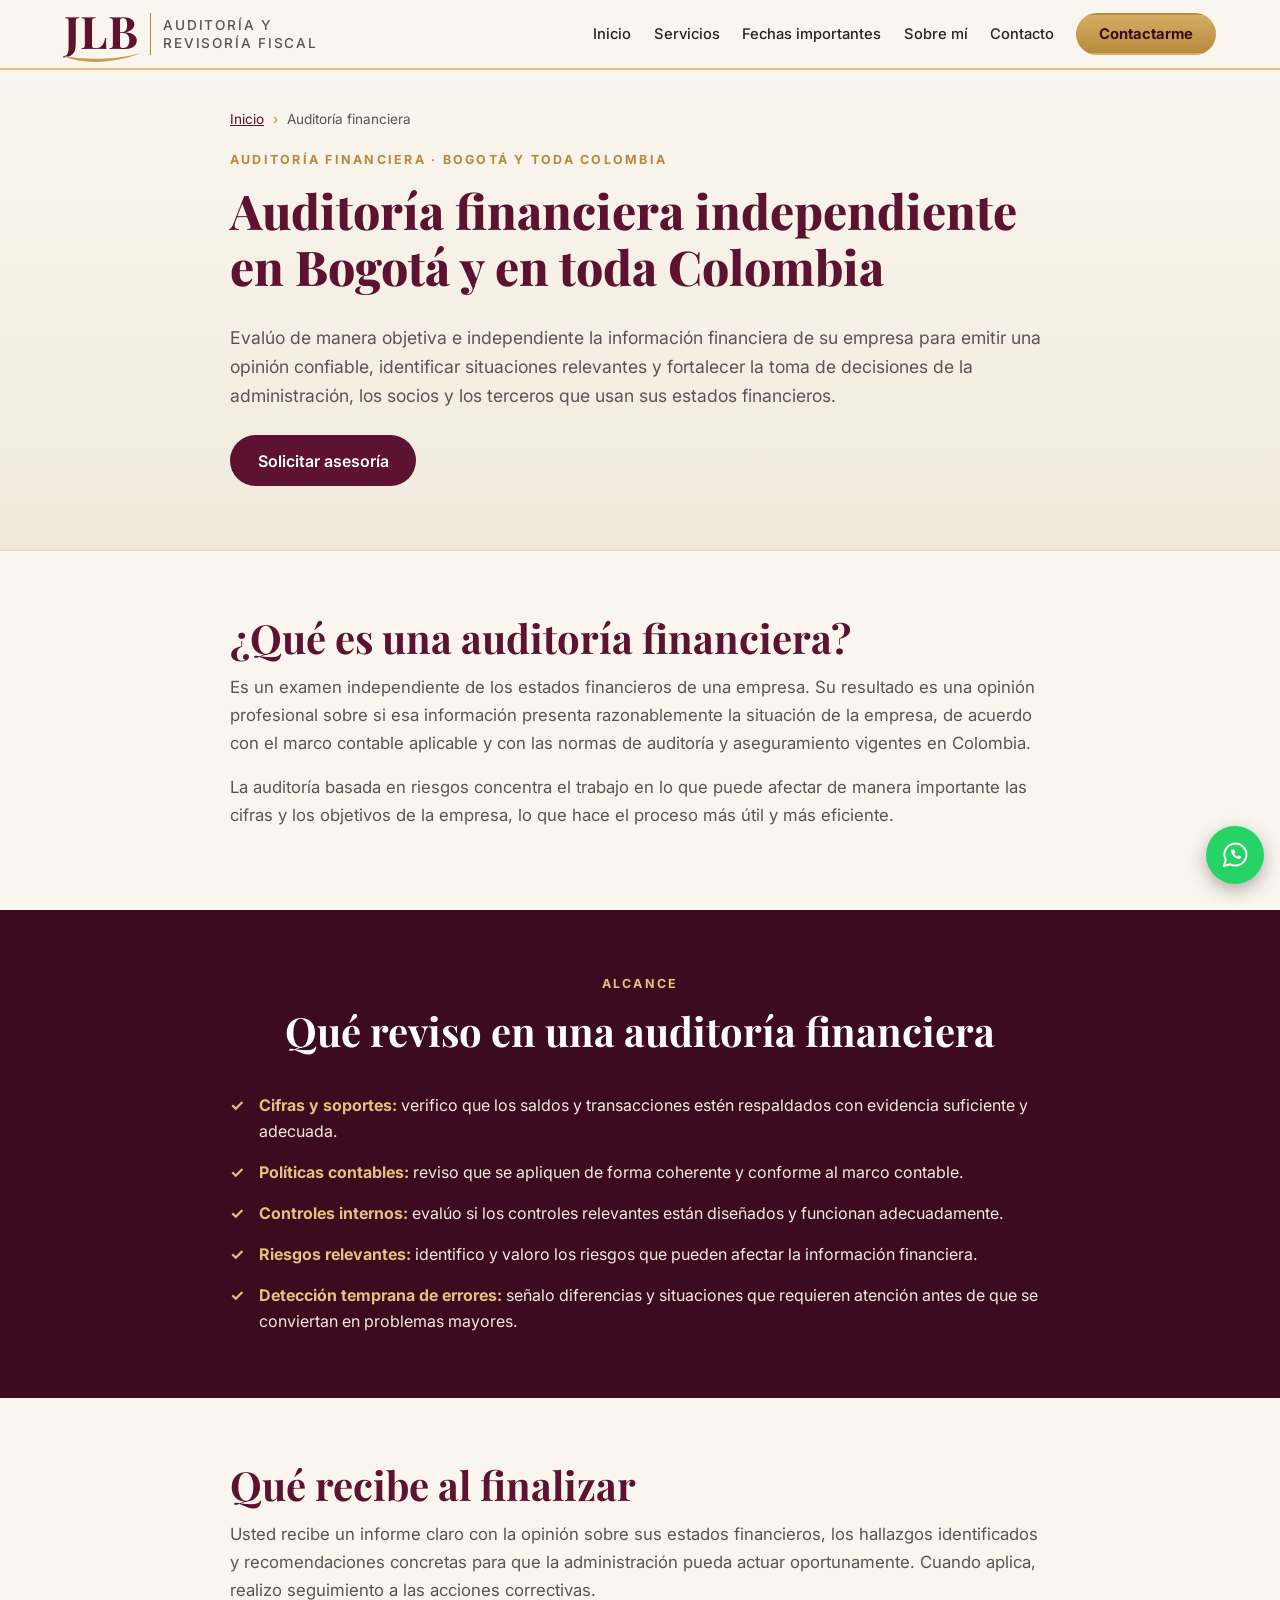
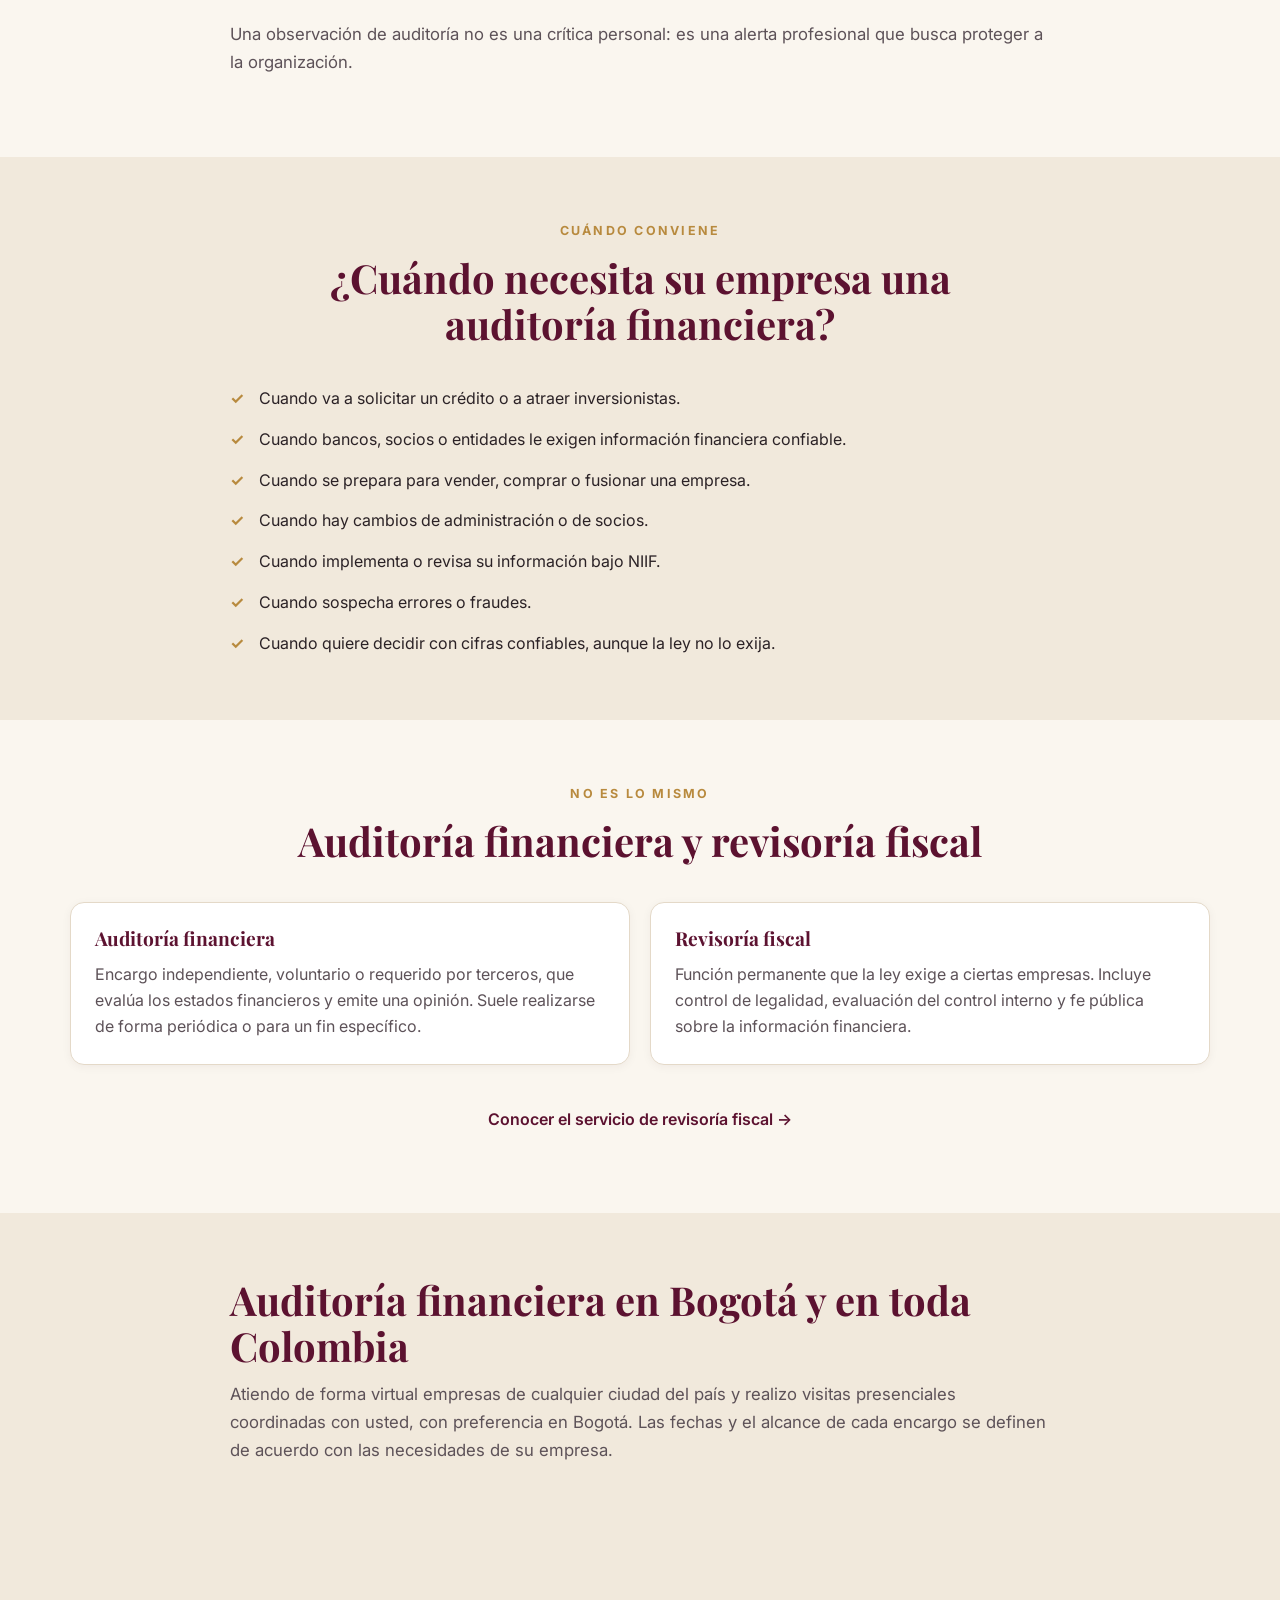
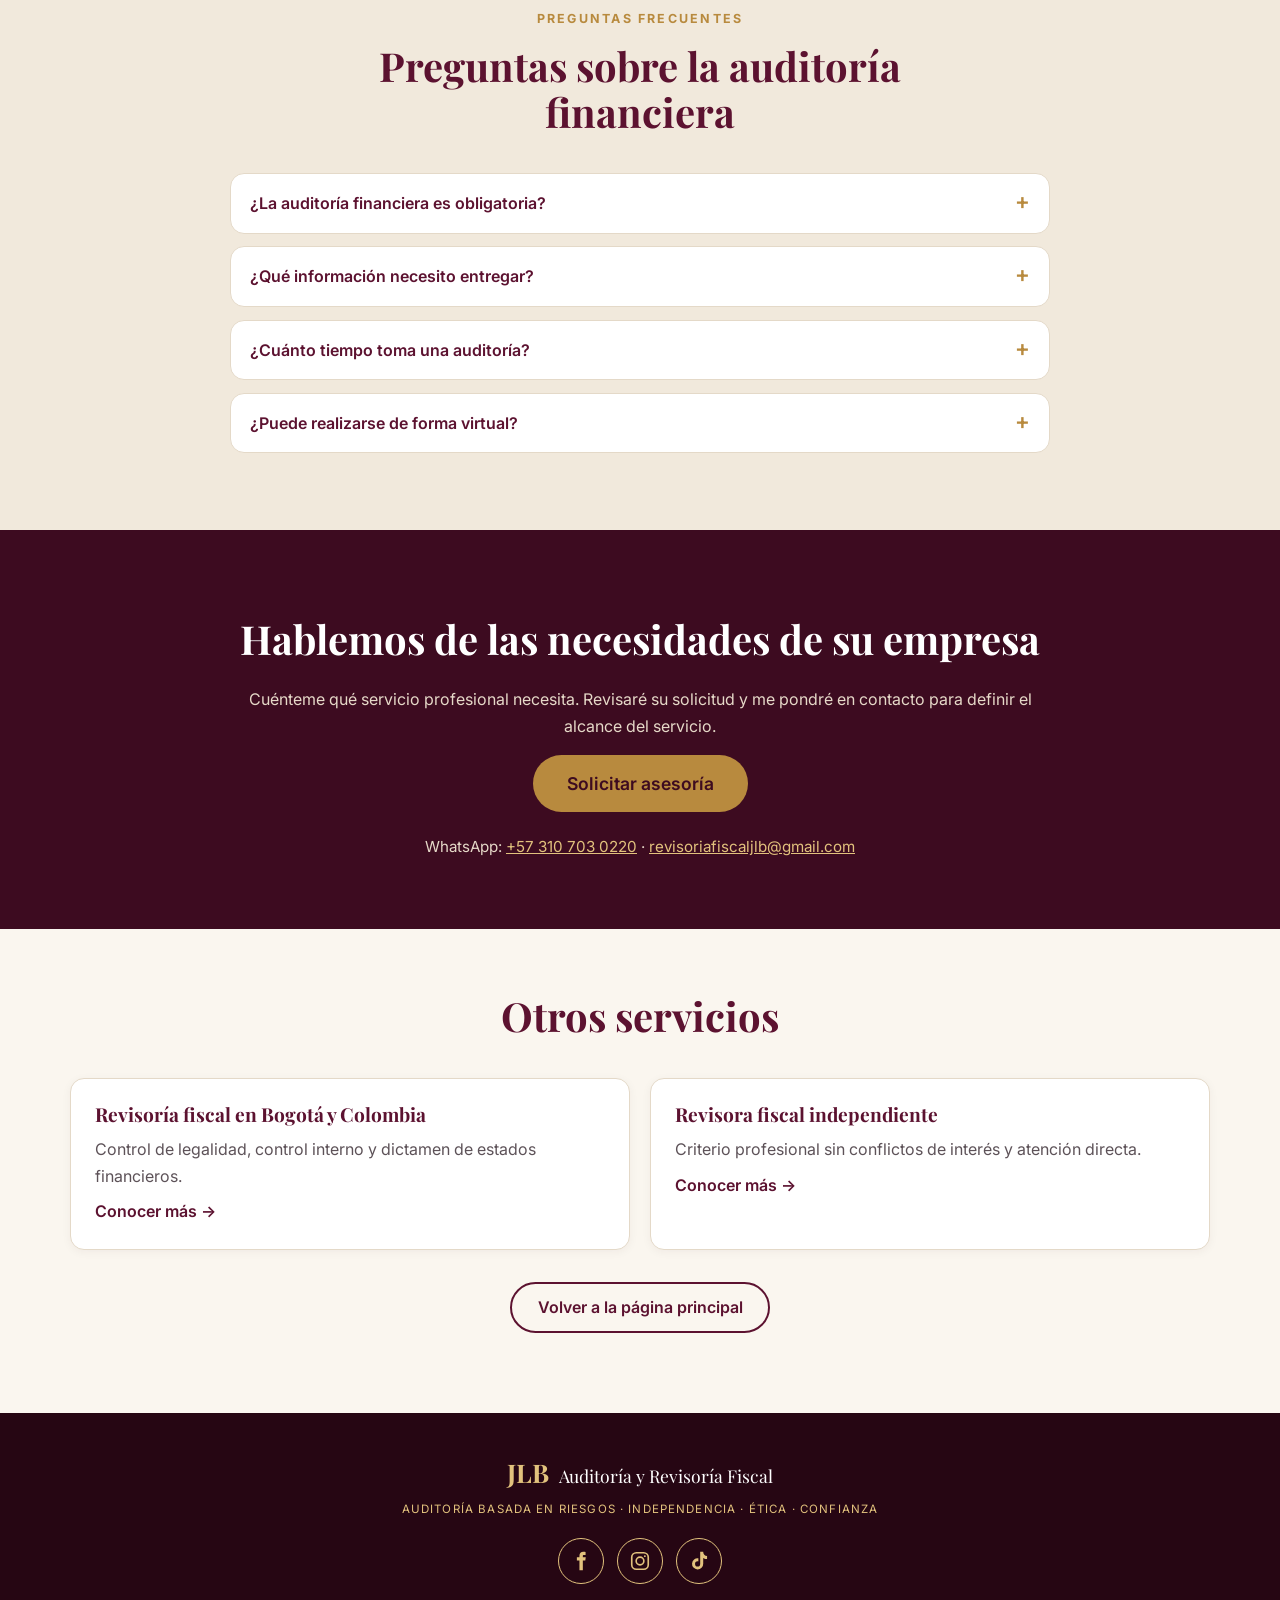
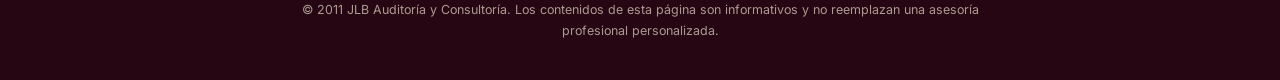
<file: auditoria-financiera/index.html>
<!DOCTYPE html>
<!--
  Página de servicio: Auditoría financiera independiente en Bogotá y en toda Colombia
  Es una página independiente (rama "paginas-por-servicio"). Usa los mismos estilos y scripts del sitio principal
  (../css/styles.css, ../js/*.js). Cada página tiene su propio título, descripción, H1 y texto, para que Google
  pueda mostrarla por separado en las búsquedas de este servicio.
-->
<html lang="es-CO">
<head>
  <meta charset="utf-8">
  <meta name="viewport" content="width=device-width, initial-scale=1">

  <!-- SEO de esta página: título (50-65 caracteres) y descripción (150-160) con las búsquedas clave -->
  <title>Auditoría Financiera en Bogotá y Colombia | Auditora independiente | JLB</title>
  <meta name="description" content="Auditoría financiera independiente en Bogotá y toda Colombia, virtual y presencial: opinión sobre sus estados financieros, informe y recomendaciones. Solicite su asesoría.">
  <meta name="robots" content="index, follow, max-image-preview:large">
  <meta name="theme-color" content="#4a0e26">
  <link rel="canonical" href="https://revisoriafiscaljulietalozano.com/auditoria-financiera/">

  <!-- Vista previa al compartir (WhatsApp, Facebook, LinkedIn) -->
  <meta property="og:type" content="website">
  <meta property="og:locale" content="es_CO">
  <meta property="og:site_name" content="JLB Auditoría y Consultoría">
  <meta property="og:title" content="Auditoría Financiera en Bogotá y Colombia | Auditora independiente | JLB">
  <meta property="og:description" content="Auditoría financiera independiente en Bogotá y toda Colombia, virtual y presencial: opinión sobre sus estados financieros, informe y recomendaciones. Solicite su asesoría.">
  <meta property="og:url" content="https://revisoriafiscaljulietalozano.com/auditoria-financiera/">
  <meta property="og:image" content="https://revisoriafiscaljulietalozano.com/img/og-image.jpg">
  <meta name="twitter:card" content="summary_large_image">

  <link rel="icon" type="image/svg+xml" href="../img/favicon.svg">
  <link rel="preconnect" href="https://fonts.googleapis.com">
  <link rel="preconnect" href="https://fonts.gstatic.com" crossorigin>
  <link href="https://fonts.googleapis.com/css2?family=Inter:wght@400;500;600;700&family=Playfair+Display:wght@600;700;800&display=swap" rel="stylesheet">
  <link rel="stylesheet" href="../css/styles.css">

  <!-- Datos estructurados: el servicio, la ruta de navegación y las preguntas frecuentes de esta página -->
  <script type="application/ld+json">
  {
    "@context": "https://schema.org",
    "@type": "Service",
    "name": "Auditoría financiera",
    "description": "Auditoría financiera independiente en Bogotá y toda Colombia, virtual y presencial: opinión sobre sus estados financieros, informe y recomendaciones. Solicite su asesoría.",
    "url": "https://revisoriafiscaljulietalozano.com/auditoria-financiera/",
    "areaServed": [ { "@type": "City", "name": "Bogotá" }, { "@type": "Country", "name": "Colombia" } ],
    "provider": {
      "@type": "ProfessionalService",
      "name": "JLB Auditoría y Consultoría",
      "url": "https://revisoriafiscaljulietalozano.com/",
      "telephone": "+573107030220",
      "email": "revisoriafiscaljlb@gmail.com"
    }
  }
  </script>
  <script type="application/ld+json">
  {
    "@context": "https://schema.org",
    "@type": "BreadcrumbList",
    "itemListElement": [
      { "@type": "ListItem", "position": 1, "name": "Inicio", "item": "https://revisoriafiscaljulietalozano.com/" },
      { "@type": "ListItem", "position": 2, "name": "Auditoría financiera", "item": "https://revisoriafiscaljulietalozano.com/auditoria-financiera/" }
    ]
  }
  </script>
  <script type="application/ld+json">
  {
    "@context": "https://schema.org",
    "@type": "FAQPage",
    "mainEntity": [
      { "@type": "Question", "name": "¿La auditoría financiera es obligatoria?",
        "acceptedAnswer": { "@type": "Answer", "text": "No siempre. La ley exige revisoría fiscal a ciertas empresas; la auditoría financiera suele contratarse de manera voluntaria o porque un banco, un socio o una entidad requiere información financiera con opinión independiente." } },
      { "@type": "Question", "name": "¿Qué información necesito entregar?",
        "acceptedAnswer": { "@type": "Answer", "text": "Principalmente la información contable y financiera de la empresa y sus soportes. En la asesoría inicial defino con usted el alcance y la lista de información que se requiere." } },
      { "@type": "Question", "name": "¿Cuánto tiempo toma una auditoría?",
        "acceptedAnswer": { "@type": "Answer", "text": "Depende del tamaño de la empresa, la complejidad de sus operaciones y el alcance acordado. En la asesoría inicial establezco con usted el plan de trabajo y los tiempos." } },
      { "@type": "Question", "name": "¿Puede realizarse de forma virtual?",
        "acceptedAnswer": { "@type": "Answer", "text": "Sí. La mayor parte del trabajo puede desarrollarse de manera virtual en cualquier parte de Colombia, y se complementa con visitas presenciales coordinadas cuando el encargo lo requiere." } }
    ]
  }
  </script>
</head>

<body>
  <a class="saltar" href="#contenido">Saltar al contenido</a>

  <!-- ENCABEZADO (igual al del sitio principal; los enlaces usan ../ para volver a la portada) -->
  <header class="encabezado">
    <div class="contenedor barra">
      <a class="logo" href="../" aria-label="JLB Auditoría y Revisoría Fiscal - Inicio">
        <span class="logo-jlb">JLB</span>
        <span class="logo-sub">Auditoría y Revisoría Fiscal</span>
      </a>
      <button class="btn-menu" id="btn-menu" aria-expanded="false" aria-controls="menu" aria-label="Abrir menú">
        <span></span><span></span><span></span>
      </button>
      <nav class="menu" id="menu" aria-label="Principal">
        <a href="../">Inicio</a>
        <a href="../#servicios">Servicios</a>
        <a href="../#fechas">Fechas importantes</a>
        <a href="../#nosotros">Sobre mí</a>
        <a href="../#contacto">Contacto</a>
        <a class="btn btn-dorado btn-menu-cta" data-boton href="../#form-asesoria">Contactarme</a>
      </nav>
    </div>
  </header>

  <main id="contenido">

    <!-- ENCABEZADO DE LA PÁGINA: ruta de navegación, título principal (H1) y presentación -->
    <section class="pagina-hero">
      <div class="contenedor angosto">
        <nav class="migas" aria-label="Ruta de navegación"><a href="../">Inicio</a> <span>›</span> Auditoría financiera</nav>
        <p class="sobretitulo">Auditoría financiera · Bogotá y toda Colombia</p>
        <h1>Auditoría financiera independiente en Bogotá y en toda Colombia</h1>
        <p class="pagina-intro">Evalúo de manera objetiva e independiente la información financiera de su empresa para emitir una opinión confiable, identificar situaciones relevantes y fortalecer la toma de decisiones de la administración, los socios y los terceros que usan sus estados financieros.</p>
        <p><a class="btn btn-vino" href="../#form-asesoria">Solicitar asesoría</a></p>
      </div>
    </section>

    <!-- Qué es -->
    <section class="seccion">
      <div class="contenedor angosto texto-largo">
        <h2>¿Qué es una auditoría financiera?</h2>
        <p>Es un examen independiente de los estados financieros de una empresa. Su resultado es una opinión profesional sobre si esa información presenta razonablemente la situación de la empresa, de acuerdo con el marco contable aplicable y con las normas de auditoría y aseguramiento vigentes en Colombia.</p>
        <p>La auditoría basada en riesgos concentra el trabajo en lo que puede afectar de manera importante las cifras y los objetivos de la empresa, lo que hace el proceso más útil y más eficiente.</p>
      </div>
    </section>

    <!-- Qué revisa -->
    <section class="seccion seccion-oscura">
      <div class="contenedor angosto">
        <header class="seccion-cab">
          <p class="sobretitulo">Alcance</p>
          <h2>Qué reviso en una auditoría financiera</h2>
        </header>
        <ul class="lista-check">
          <li><strong>Cifras y soportes:</strong> verifico que los saldos y transacciones estén respaldados con evidencia suficiente y adecuada.</li>
          <li><strong>Políticas contables:</strong> reviso que se apliquen de forma coherente y conforme al marco contable.</li>
          <li><strong>Controles internos:</strong> evalúo si los controles relevantes están diseñados y funcionan adecuadamente.</li>
          <li><strong>Riesgos relevantes:</strong> identifico y valoro los riesgos que pueden afectar la información financiera.</li>
          <li><strong>Detección temprana de errores:</strong> señalo diferencias y situaciones que requieren atención antes de que se conviertan en problemas mayores.</li>
        </ul>
      </div>
    </section>

    <!-- Qué recibe el cliente -->
    <section class="seccion">
      <div class="contenedor angosto texto-largo">
        <h2>Qué recibe al finalizar</h2>
        <p>Usted recibe un informe claro con la opinión sobre sus estados financieros, los hallazgos identificados y recomendaciones concretas para que la administración pueda actuar oportunamente. Cuando aplica, realizo seguimiento a las acciones correctivas.</p>
        <p>Una observación de auditoría no es una crítica personal: es una alerta profesional que busca proteger a la organización.</p>
      </div>
    </section>

    <!-- Cuándo conviene -->
    <section class="seccion seccion-marfil">
      <div class="contenedor angosto">
        <header class="seccion-cab">
          <p class="sobretitulo">Cuándo conviene</p>
          <h2>¿Cuándo necesita su empresa una auditoría financiera?</h2>
        </header>
        <ul class="lista-check lista-clara">
          <li>Cuando va a solicitar un crédito o a atraer inversionistas.</li>
          <li>Cuando bancos, socios o entidades le exigen información financiera confiable.</li>
          <li>Cuando se prepara para vender, comprar o fusionar una empresa.</li>
          <li>Cuando hay cambios de administración o de socios.</li>
          <li>Cuando implementa o revisa su información bajo NIIF.</li>
          <li>Cuando sospecha errores o fraudes.</li>
          <li>Cuando quiere decidir con cifras confiables, aunque la ley no lo exija.</li>
        </ul>
      </div>
    </section>

    <!-- Auditoría vs revisoría fiscal -->
    <section class="seccion">
      <div class="contenedor">
        <header class="seccion-cab">
          <p class="sobretitulo">No es lo mismo</p>
          <h2>Auditoría financiera y revisoría fiscal</h2>
        </header>
        <div class="tarjetas dos">
          <article class="tarjeta">
            <h3>Auditoría financiera</h3>
            <p>Encargo independiente, voluntario o requerido por terceros, que evalúa los estados financieros y emite una opinión. Suele realizarse de forma periódica o para un fin específico.</p>
          </article>
          <article class="tarjeta">
            <h3>Revisoría fiscal</h3>
            <p>Función permanente que la ley exige a ciertas empresas. Incluye control de legalidad, evaluación del control interno y fe pública sobre la información financiera.</p>
          </article>
        </div>
        <p class="centro"><a class="enlace-mas" href="../revisoria-fiscal-bogota/">Conocer el servicio de revisoría fiscal →</a></p>
      </div>
    </section>

    <!-- Dónde atiendo -->
    <section class="seccion seccion-marfil">
      <div class="contenedor angosto texto-largo">
        <h2>Auditoría financiera en Bogotá y en toda Colombia</h2>
        <p>Atiendo de forma virtual empresas de cualquier ciudad del país y realizo visitas presenciales coordinadas con usted, con preferencia en Bogotá. Las fechas y el alcance de cada encargo se definen de acuerdo con las necesidades de su empresa.</p>
      </div>
    </section>

    <!-- PREGUNTAS FRECUENTES de este servicio (deben coincidir con el JSON-LD FAQPage del encabezado) -->
    <section class="seccion seccion-marfil">
      <div class="contenedor angosto">
        <header class="seccion-cab">
          <p class="sobretitulo">Preguntas frecuentes</p>
          <h2>Preguntas sobre la auditoría financiera</h2>
        </header>
        <details>
          <summary>¿La auditoría financiera es obligatoria?</summary>
          <p>No siempre. La ley exige revisoría fiscal a ciertas empresas; la auditoría financiera suele contratarse de manera voluntaria o porque un banco, un socio o una entidad requiere información financiera con opinión independiente.</p>
        </details>
        <details>
          <summary>¿Qué información necesito entregar?</summary>
          <p>Principalmente la información contable y financiera de la empresa y sus soportes. En la asesoría inicial defino con usted el alcance y la lista de información que se requiere.</p>
        </details>
        <details>
          <summary>¿Cuánto tiempo toma una auditoría?</summary>
          <p>Depende del tamaño de la empresa, la complejidad de sus operaciones y el alcance acordado. En la asesoría inicial establezco con usted el plan de trabajo y los tiempos.</p>
        </details>
        <details>
          <summary>¿Puede realizarse de forma virtual?</summary>
          <p>Sí. La mayor parte del trabajo puede desarrollarse de manera virtual en cualquier parte de Colombia, y se complementa con visitas presenciales coordinadas cuando el encargo lo requiere.</p>
        </details>
      </div>
    </section>

    <!-- LLAMADO A LA ACCIÓN: el botón lleva al formulario de la página principal -->
    <section class="cta-banda">
      <div class="contenedor angosto centro">
        <h2>Hablemos de las necesidades de su empresa</h2>
        <p>Cuénteme qué servicio profesional necesita. Revisaré su solicitud y me pondré en contacto para definir el alcance del servicio.</p>
        <a class="btn btn-dorado btn-grande" href="../#form-asesoria">Solicitar asesoría</a>
        <p class="cta-datos">WhatsApp: <a data-telefono href="#"></a> · <a data-email href="#"></a></p>
      </div>
    </section>

    <!-- OTROS SERVICIOS: enlaces entre páginas (ayudan a Google y a quien navega) -->
    <section class="seccion">
      <div class="contenedor">
        <header class="seccion-cab"><h2>Otros servicios</h2></header>
        <div class="tarjetas servicios-otros">
          <a class="tarjeta enlace-tarjeta" href="../revisoria-fiscal-bogota/">
            <h3>Revisoría fiscal en Bogotá y Colombia</h3>
            <p>Control de legalidad, control interno y dictamen de estados financieros.</p>
            <span class="enlace-mas">Conocer más →</span>
          </a>
          <a class="tarjeta enlace-tarjeta" href="../revisora-fiscal-independiente/">
            <h3>Revisora fiscal independiente</h3>
            <p>Criterio profesional sin conflictos de interés y atención directa.</p>
            <span class="enlace-mas">Conocer más →</span>
          </a>
        </div>
        <p class="centro"><a class="btn btn-borde" href="../">Volver a la página principal</a></p>
      </div>
    </section>
  </main>

  <!-- PIE DE PÁGINA -->
  <footer class="pie">
    <div class="contenedor">
      <p class="pie-logo"><span class="logo-jlb">JLB</span> Auditoría y Revisoría Fiscal</p>
      <p class="pie-lema">Auditoría basada en riesgos · Independencia · Ética · Confianza</p>
      <!-- Redes: los enlaces se editan en ../js/config.js -->
      <ul class="redes redes-pie" aria-label="Redes sociales">
        <li><a data-red="facebook" href="#" aria-label="Facebook de JLB"><svg viewBox="0 0 24 24" aria-hidden="true"><path fill="currentColor" d="M14 8V6.500c0-.7.200-1.100 1.200-1.100H17V2.200C16.600 2.100 15.600 2 14.500 2 12 2 10.300 3.500 10.300 6.200V8H7.500v3.500h2.800V22H14V11.500h2.700L17.200 8H14z"/></svg></a></li>
        <li><a data-red="instagram" href="#" aria-label="Instagram de JLB"><svg viewBox="0 0 24 24" aria-hidden="true" fill="none" stroke="currentColor" stroke-width="1.8"><rect x="3" y="3" width="18" height="18" rx="5"/><circle cx="12" cy="12" r="4.200"/><circle cx="17.300" cy="6.700" r="1" fill="currentColor" stroke="none"/></svg></a></li>
        <li><a data-red="tiktok" href="#" aria-label="TikTok de JLB"><svg viewBox="0 0 24 24" aria-hidden="true"><path fill="currentColor" d="M16.600 2h-3.300v13.200a2.800 2.800 0 1 1-2.800-2.800c.3 0 .6 0 .8.100V9.100A6.100 6.100 0 1 0 16.600 15V8.600a7.500 7.500 0 0 0 4.200 1.300V6.600A4.300 4.300 0 0 1 16.600 2z"/></svg></a></li>
      </ul>
      <p class="pie-legal">© 2011 JLB Auditoría y Consultoría. Los contenidos de esta página son informativos y no reemplazan una asesoría profesional personalizada.</p>
    </div>
  </footer>

  <!-- Botón flotante de WhatsApp -->
  <a class="wa-flotante" data-wa href="#contacto" aria-label="Escribir por WhatsApp">
    <svg viewBox="0 0 32 32" aria-hidden="true" fill="none" stroke="currentColor" stroke-width="2" stroke-linecap="round" stroke-linejoin="round"><path d="M5 27l1.8-6.2A11 11 0 1 1 11.400 25.300L5 27z"/><path d="M12 11c0 5 4 9 9 9l1.500-2.200-3-1.500-1.200 1.100c-1.300-.5-2.500-1.700-3-3l1.100-1.200-1.500-3L12 11z" fill="currentColor" stroke="none"/></svg>
  </a>

  <script src="../js/config.js"></script>
  <script src="../js/main.js"></script>
</body>
</html>
</file>
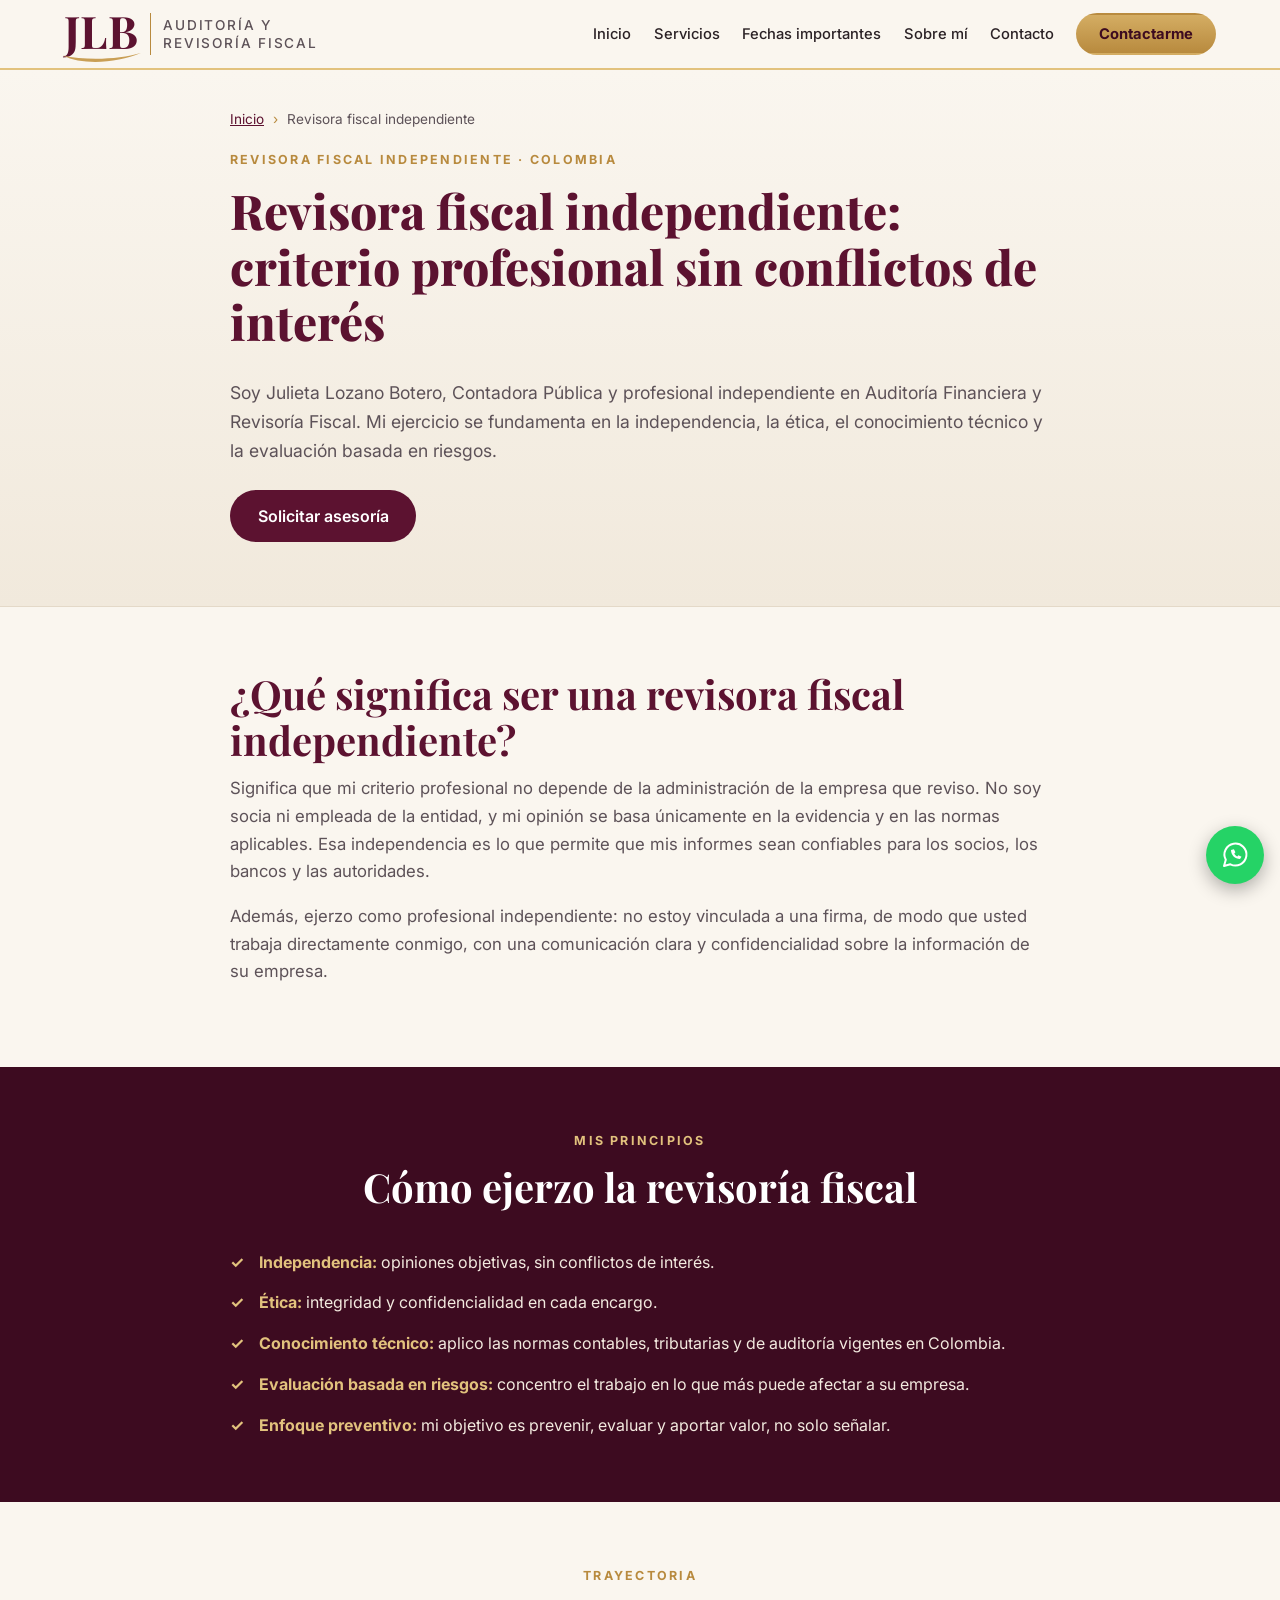
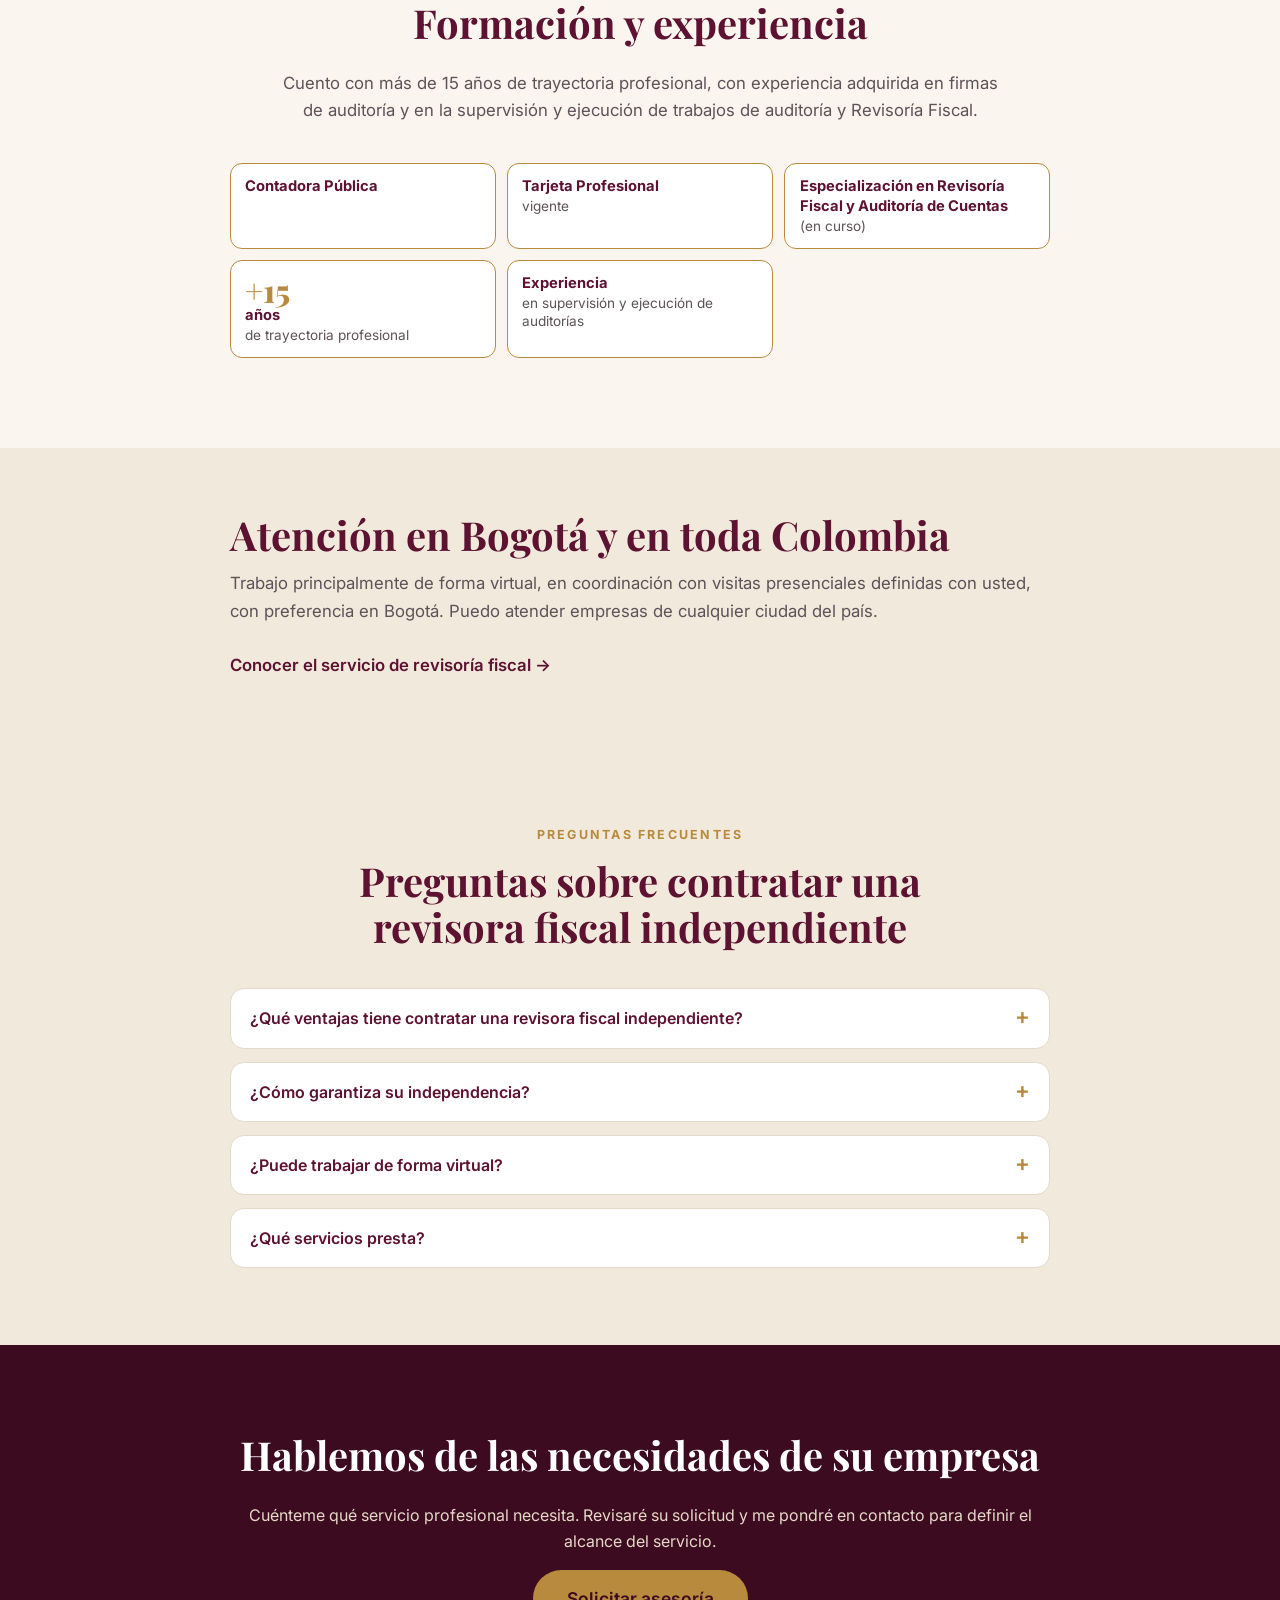
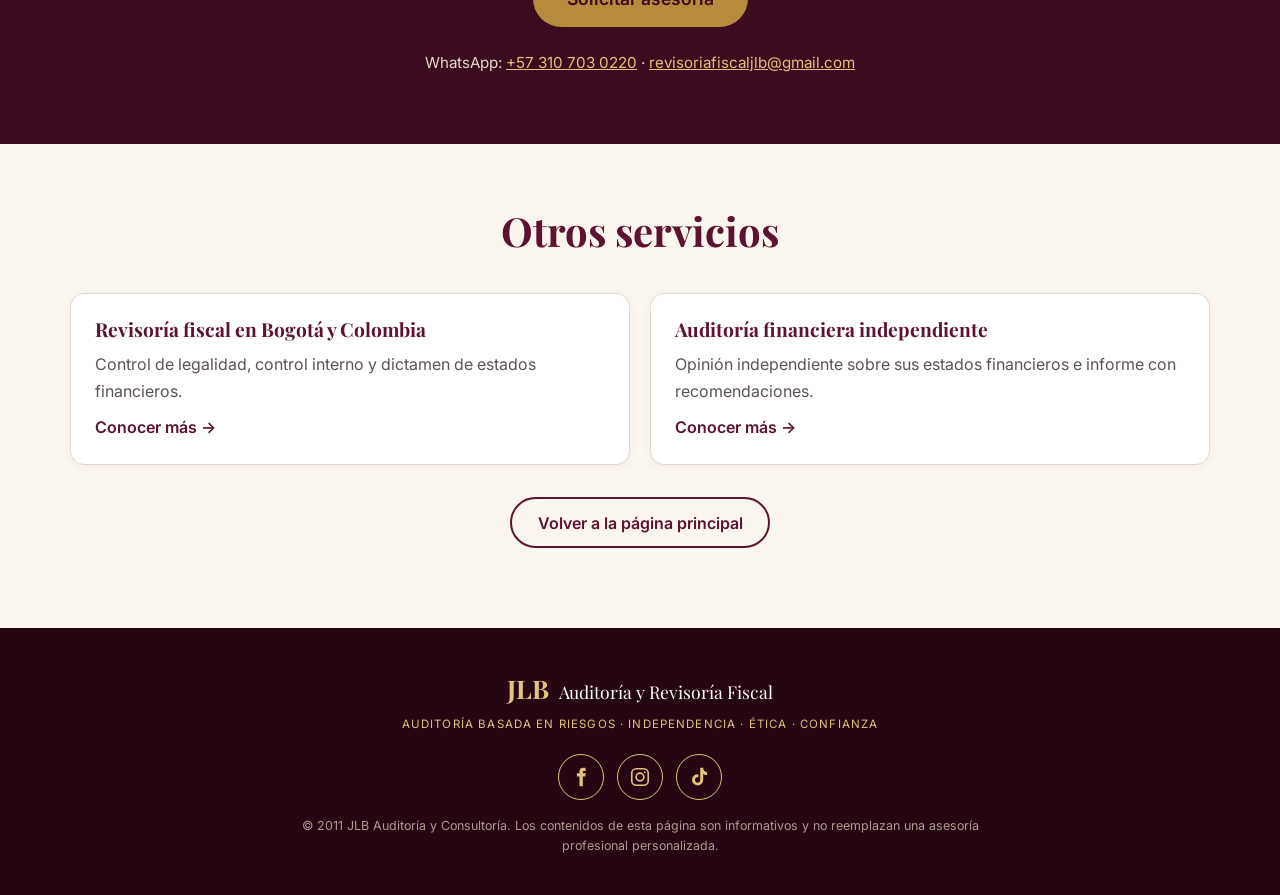
<file: revisora-fiscal-independiente/index.html>
<!DOCTYPE html>
<!--
  Página de servicio: Revisora fiscal independiente: criterio profesional sin conflictos de interés
  Es una página independiente (rama "paginas-por-servicio"). Usa los mismos estilos y scripts del sitio principal
  (../css/styles.css, ../js/*.js). Cada página tiene su propio título, descripción, H1 y texto, para que Google
  pueda mostrarla por separado en las búsquedas de este servicio.
-->
<html lang="es-CO">
<head>
  <meta charset="utf-8">
  <meta name="viewport" content="width=device-width, initial-scale=1">

  <!-- SEO de esta página: título (50-65 caracteres) y descripción (150-160) con las búsquedas clave -->
  <title>Revisora Fiscal independiente en Colombia | Julieta Lozano Botero | JLB</title>
  <meta name="description" content="Julieta Lozano Botero, Contadora Pública y revisora fiscal independiente: criterio profesional, ética y atención directa en Bogotá y toda Colombia. Solicite su asesoría.">
  <meta name="robots" content="index, follow, max-image-preview:large">
  <meta name="theme-color" content="#4a0e26">
  <link rel="canonical" href="https://revisoriafiscaljulietalozano.com/revisora-fiscal-independiente/">

  <!-- Vista previa al compartir (WhatsApp, Facebook, LinkedIn) -->
  <meta property="og:type" content="website">
  <meta property="og:locale" content="es_CO">
  <meta property="og:site_name" content="JLB Auditoría y Consultoría">
  <meta property="og:title" content="Revisora Fiscal independiente en Colombia | Julieta Lozano Botero | JLB">
  <meta property="og:description" content="Julieta Lozano Botero, Contadora Pública y revisora fiscal independiente: criterio profesional, ética y atención directa en Bogotá y toda Colombia. Solicite su asesoría.">
  <meta property="og:url" content="https://revisoriafiscaljulietalozano.com/revisora-fiscal-independiente/">
  <meta property="og:image" content="https://revisoriafiscaljulietalozano.com/img/og-image.jpg">
  <meta name="twitter:card" content="summary_large_image">

  <link rel="icon" type="image/svg+xml" href="../img/favicon.svg">
  <link rel="preconnect" href="https://fonts.googleapis.com">
  <link rel="preconnect" href="https://fonts.gstatic.com" crossorigin>
  <link href="https://fonts.googleapis.com/css2?family=Inter:wght@400;500;600;700&family=Playfair+Display:wght@600;700;800&display=swap" rel="stylesheet">
  <link rel="stylesheet" href="../css/styles.css">

  <!-- Datos estructurados: el servicio, la ruta de navegación y las preguntas frecuentes de esta página -->
  <script type="application/ld+json">
  {
    "@context": "https://schema.org",
    "@type": "Service",
    "name": "Revisora fiscal independiente",
    "description": "Julieta Lozano Botero, Contadora Pública y revisora fiscal independiente: criterio profesional, ética y atención directa en Bogotá y toda Colombia. Solicite su asesoría.",
    "url": "https://revisoriafiscaljulietalozano.com/revisora-fiscal-independiente/",
    "areaServed": [ { "@type": "City", "name": "Bogotá" }, { "@type": "Country", "name": "Colombia" } ],
    "provider": {
      "@type": "ProfessionalService",
      "name": "JLB Auditoría y Consultoría",
      "url": "https://revisoriafiscaljulietalozano.com/",
      "telephone": "+573107030220",
      "email": "revisoriafiscaljlb@gmail.com"
    }
  }
  </script>
  <script type="application/ld+json">
  {
    "@context": "https://schema.org",
    "@type": "BreadcrumbList",
    "itemListElement": [
      { "@type": "ListItem", "position": 1, "name": "Inicio", "item": "https://revisoriafiscaljulietalozano.com/" },
      { "@type": "ListItem", "position": 2, "name": "Revisora fiscal independiente", "item": "https://revisoriafiscaljulietalozano.com/revisora-fiscal-independiente/" }
    ]
  }
  </script>
  <script type="application/ld+json">
  {
    "@context": "https://schema.org",
    "@type": "FAQPage",
    "mainEntity": [
      { "@type": "Question", "name": "¿Qué ventajas tiene contratar una revisora fiscal independiente?",
        "acceptedAnswer": { "@type": "Answer", "text": "Trato directo con la profesional que realiza el trabajo, comunicación ágil, flexibilidad para coordinar visitas y atención personalizada. La mejor opción depende del tamaño y la complejidad de su empresa; en la asesoría inicial lo evaluamos con usted." } },
      { "@type": "Question", "name": "¿Cómo garantiza su independencia?",
        "acceptedAnswer": { "@type": "Answer", "text": "No soy socia ni empleada de las empresas que reviso, no participo en su administración y baso mis opiniones únicamente en la evidencia y en las normas aplicables, con ética y confidencialidad." } },
      { "@type": "Question", "name": "¿Puede trabajar de forma virtual?",
        "acceptedAnswer": { "@type": "Answer", "text": "Sí. Trabajo principalmente de forma virtual y coordino visitas presenciales con usted cuando el encargo lo requiere, con preferencia en Bogotá." } },
      { "@type": "Question", "name": "¿Qué servicios presta?",
        "acceptedAnswer": { "@type": "Answer", "text": "Revisoría fiscal, auditoría financiera y auditoría externa, además de asesoría y elaboración del manual de control de calidad para contadores independientes." } }
    ]
  }
  </script>
</head>

<body>
  <a class="saltar" href="#contenido">Saltar al contenido</a>

  <!-- ENCABEZADO (igual al del sitio principal; los enlaces usan ../ para volver a la portada) -->
  <header class="encabezado">
    <div class="contenedor barra">
      <a class="logo" href="../" aria-label="JLB Auditoría y Revisoría Fiscal - Inicio">
        <span class="logo-jlb">JLB</span>
        <span class="logo-sub">Auditoría y Revisoría Fiscal</span>
      </a>
      <button class="btn-menu" id="btn-menu" aria-expanded="false" aria-controls="menu" aria-label="Abrir menú">
        <span></span><span></span><span></span>
      </button>
      <nav class="menu" id="menu" aria-label="Principal">
        <a href="../">Inicio</a>
        <a href="../#servicios">Servicios</a>
        <a href="../#fechas">Fechas importantes</a>
        <a href="../#nosotros">Sobre mí</a>
        <a href="../#contacto">Contacto</a>
        <a class="btn btn-dorado btn-menu-cta" data-boton href="../#form-asesoria">Contactarme</a>
      </nav>
    </div>
  </header>

  <main id="contenido">

    <!-- ENCABEZADO DE LA PÁGINA: ruta de navegación, título principal (H1) y presentación -->
    <section class="pagina-hero">
      <div class="contenedor angosto">
        <nav class="migas" aria-label="Ruta de navegación"><a href="../">Inicio</a> <span>›</span> Revisora fiscal independiente</nav>
        <p class="sobretitulo">Revisora fiscal independiente · Colombia</p>
        <h1>Revisora fiscal independiente: criterio profesional sin conflictos de interés</h1>
        <p class="pagina-intro">Soy Julieta Lozano Botero, Contadora Pública y profesional independiente en Auditoría Financiera y Revisoría Fiscal. Mi ejercicio se fundamenta en la independencia, la ética, el conocimiento técnico y la evaluación basada en riesgos.</p>
        <p><a class="btn btn-vino" href="../#form-asesoria">Solicitar asesoría</a></p>
      </div>
    </section>

    <!-- Qué significa independencia -->
    <section class="seccion">
      <div class="contenedor angosto texto-largo">
        <h2>¿Qué significa ser una revisora fiscal independiente?</h2>
        <p>Significa que mi criterio profesional no depende de la administración de la empresa que reviso. No soy socia ni empleada de la entidad, y mi opinión se basa únicamente en la evidencia y en las normas aplicables. Esa independencia es lo que permite que mis informes sean confiables para los socios, los bancos y las autoridades.</p>
        <p>Además, ejerzo como profesional independiente: no estoy vinculada a una firma, de modo que usted trabaja directamente conmigo, con una comunicación clara y confidencialidad sobre la información de su empresa.</p>
      </div>
    </section>

    <!-- Principios -->
    <section class="seccion seccion-oscura">
      <div class="contenedor angosto">
        <header class="seccion-cab">
          <p class="sobretitulo">Mis principios</p>
          <h2>Cómo ejerzo la revisoría fiscal</h2>
        </header>
        <ul class="lista-check">
          <li><strong>Independencia:</strong> opiniones objetivas, sin conflictos de interés.</li>
          <li><strong>Ética:</strong> integridad y confidencialidad en cada encargo.</li>
          <li><strong>Conocimiento técnico:</strong> aplico las normas contables, tributarias y de auditoría vigentes en Colombia.</li>
          <li><strong>Evaluación basada en riesgos:</strong> concentro el trabajo en lo que más puede afectar a su empresa.</li>
          <li><strong>Enfoque preventivo:</strong> mi objetivo es prevenir, evaluar y aportar valor, no solo señalar.</li>
        </ul>
      </div>
    </section>

    <!-- Formación y experiencia -->
    <section class="seccion">
      <div class="contenedor angosto">
        <header class="seccion-cab">
          <p class="sobretitulo">Trayectoria</p>
          <h2>Formación y experiencia</h2>
          <p>Cuento con más de 15 años de trayectoria profesional, con experiencia adquirida en firmas de auditoría y en la supervisión y ejecución de trabajos de auditoría y Revisoría Fiscal.</p>
        </header>
        <ul class="credenciales" aria-label="Formación y experiencia">
          <li><strong>Contadora Pública</strong></li>
          <li><strong>Tarjeta Profesional</strong> vigente</li>
          <li><strong>Especialización en Revisoría Fiscal y Auditoría de Cuentas</strong> (en curso)</li>
          <li class="cred-destacada"><span class="cred-numero">+15</span><strong>años</strong> de trayectoria profesional</li>
          <li><strong>Experiencia</strong> en supervisión y ejecución de auditorías</li>
        </ul>
      </div>
    </section>

    <!-- Cobertura -->
    <section class="seccion seccion-marfil">
      <div class="contenedor angosto texto-largo">
        <h2>Atención en Bogotá y en toda Colombia</h2>
        <p>Trabajo principalmente de forma virtual, en coordinación con visitas presenciales definidas con usted, con preferencia en Bogotá. Puedo atender empresas de cualquier ciudad del país.</p>
        <p><a class="enlace-mas" href="../revisoria-fiscal-bogota/">Conocer el servicio de revisoría fiscal →</a></p>
      </div>
    </section>

    <!-- PREGUNTAS FRECUENTES de este servicio (deben coincidir con el JSON-LD FAQPage del encabezado) -->
    <section class="seccion seccion-marfil">
      <div class="contenedor angosto">
        <header class="seccion-cab">
          <p class="sobretitulo">Preguntas frecuentes</p>
          <h2>Preguntas sobre contratar una revisora fiscal independiente</h2>
        </header>
        <details>
          <summary>¿Qué ventajas tiene contratar una revisora fiscal independiente?</summary>
          <p>Trato directo con la profesional que realiza el trabajo, comunicación ágil, flexibilidad para coordinar visitas y atención personalizada. La mejor opción depende del tamaño y la complejidad de su empresa; en la asesoría inicial lo evaluamos con usted.</p>
        </details>
        <details>
          <summary>¿Cómo garantiza su independencia?</summary>
          <p>No soy socia ni empleada de las empresas que reviso, no participo en su administración y baso mis opiniones únicamente en la evidencia y en las normas aplicables, con ética y confidencialidad.</p>
        </details>
        <details>
          <summary>¿Puede trabajar de forma virtual?</summary>
          <p>Sí. Trabajo principalmente de forma virtual y coordino visitas presenciales con usted cuando el encargo lo requiere, con preferencia en Bogotá.</p>
        </details>
        <details>
          <summary>¿Qué servicios presta?</summary>
          <p>Revisoría fiscal, auditoría financiera y auditoría externa, además de asesoría y elaboración del manual de control de calidad para contadores independientes.</p>
        </details>
      </div>
    </section>

    <!-- LLAMADO A LA ACCIÓN: el botón lleva al formulario de la página principal -->
    <section class="cta-banda">
      <div class="contenedor angosto centro">
        <h2>Hablemos de las necesidades de su empresa</h2>
        <p>Cuénteme qué servicio profesional necesita. Revisaré su solicitud y me pondré en contacto para definir el alcance del servicio.</p>
        <a class="btn btn-dorado btn-grande" href="../#form-asesoria">Solicitar asesoría</a>
        <p class="cta-datos">WhatsApp: <a data-telefono href="#"></a> · <a data-email href="#"></a></p>
      </div>
    </section>

    <!-- OTROS SERVICIOS: enlaces entre páginas (ayudan a Google y a quien navega) -->
    <section class="seccion">
      <div class="contenedor">
        <header class="seccion-cab"><h2>Otros servicios</h2></header>
        <div class="tarjetas servicios-otros">
          <a class="tarjeta enlace-tarjeta" href="../revisoria-fiscal-bogota/">
            <h3>Revisoría fiscal en Bogotá y Colombia</h3>
            <p>Control de legalidad, control interno y dictamen de estados financieros.</p>
            <span class="enlace-mas">Conocer más →</span>
          </a>
          <a class="tarjeta enlace-tarjeta" href="../auditoria-financiera/">
            <h3>Auditoría financiera independiente</h3>
            <p>Opinión independiente sobre sus estados financieros e informe con recomendaciones.</p>
            <span class="enlace-mas">Conocer más →</span>
          </a>
        </div>
        <p class="centro"><a class="btn btn-borde" href="../">Volver a la página principal</a></p>
      </div>
    </section>
  </main>

  <!-- PIE DE PÁGINA -->
  <footer class="pie">
    <div class="contenedor">
      <p class="pie-logo"><span class="logo-jlb">JLB</span> Auditoría y Revisoría Fiscal</p>
      <p class="pie-lema">Auditoría basada en riesgos · Independencia · Ética · Confianza</p>
      <!-- Redes: los enlaces se editan en ../js/config.js -->
      <ul class="redes redes-pie" aria-label="Redes sociales">
        <li><a data-red="facebook" href="#" aria-label="Facebook de JLB"><svg viewBox="0 0 24 24" aria-hidden="true"><path fill="currentColor" d="M14 8V6.500c0-.7.200-1.100 1.200-1.100H17V2.200C16.600 2.100 15.600 2 14.500 2 12 2 10.300 3.500 10.300 6.200V8H7.500v3.500h2.800V22H14V11.500h2.700L17.200 8H14z"/></svg></a></li>
        <li><a data-red="instagram" href="#" aria-label="Instagram de JLB"><svg viewBox="0 0 24 24" aria-hidden="true" fill="none" stroke="currentColor" stroke-width="1.8"><rect x="3" y="3" width="18" height="18" rx="5"/><circle cx="12" cy="12" r="4.200"/><circle cx="17.300" cy="6.700" r="1" fill="currentColor" stroke="none"/></svg></a></li>
        <li><a data-red="tiktok" href="#" aria-label="TikTok de JLB"><svg viewBox="0 0 24 24" aria-hidden="true"><path fill="currentColor" d="M16.600 2h-3.300v13.200a2.800 2.800 0 1 1-2.800-2.800c.3 0 .6 0 .8.100V9.100A6.100 6.100 0 1 0 16.600 15V8.600a7.500 7.500 0 0 0 4.200 1.300V6.600A4.300 4.300 0 0 1 16.600 2z"/></svg></a></li>
      </ul>
      <p class="pie-legal">© 2011 JLB Auditoría y Consultoría. Los contenidos de esta página son informativos y no reemplazan una asesoría profesional personalizada.</p>
    </div>
  </footer>

  <!-- Botón flotante de WhatsApp -->
  <a class="wa-flotante" data-wa href="#contacto" aria-label="Escribir por WhatsApp">
    <svg viewBox="0 0 32 32" aria-hidden="true" fill="none" stroke="currentColor" stroke-width="2" stroke-linecap="round" stroke-linejoin="round"><path d="M5 27l1.8-6.2A11 11 0 1 1 11.400 25.300L5 27z"/><path d="M12 11c0 5 4 9 9 9l1.500-2.200-3-1.500-1.200 1.100c-1.300-.5-2.500-1.700-3-3l1.100-1.200-1.500-3L12 11z" fill="currentColor" stroke="none"/></svg>
  </a>

  <script src="../js/config.js"></script>
  <script src="../js/main.js"></script>
</body>
</html>
</file>
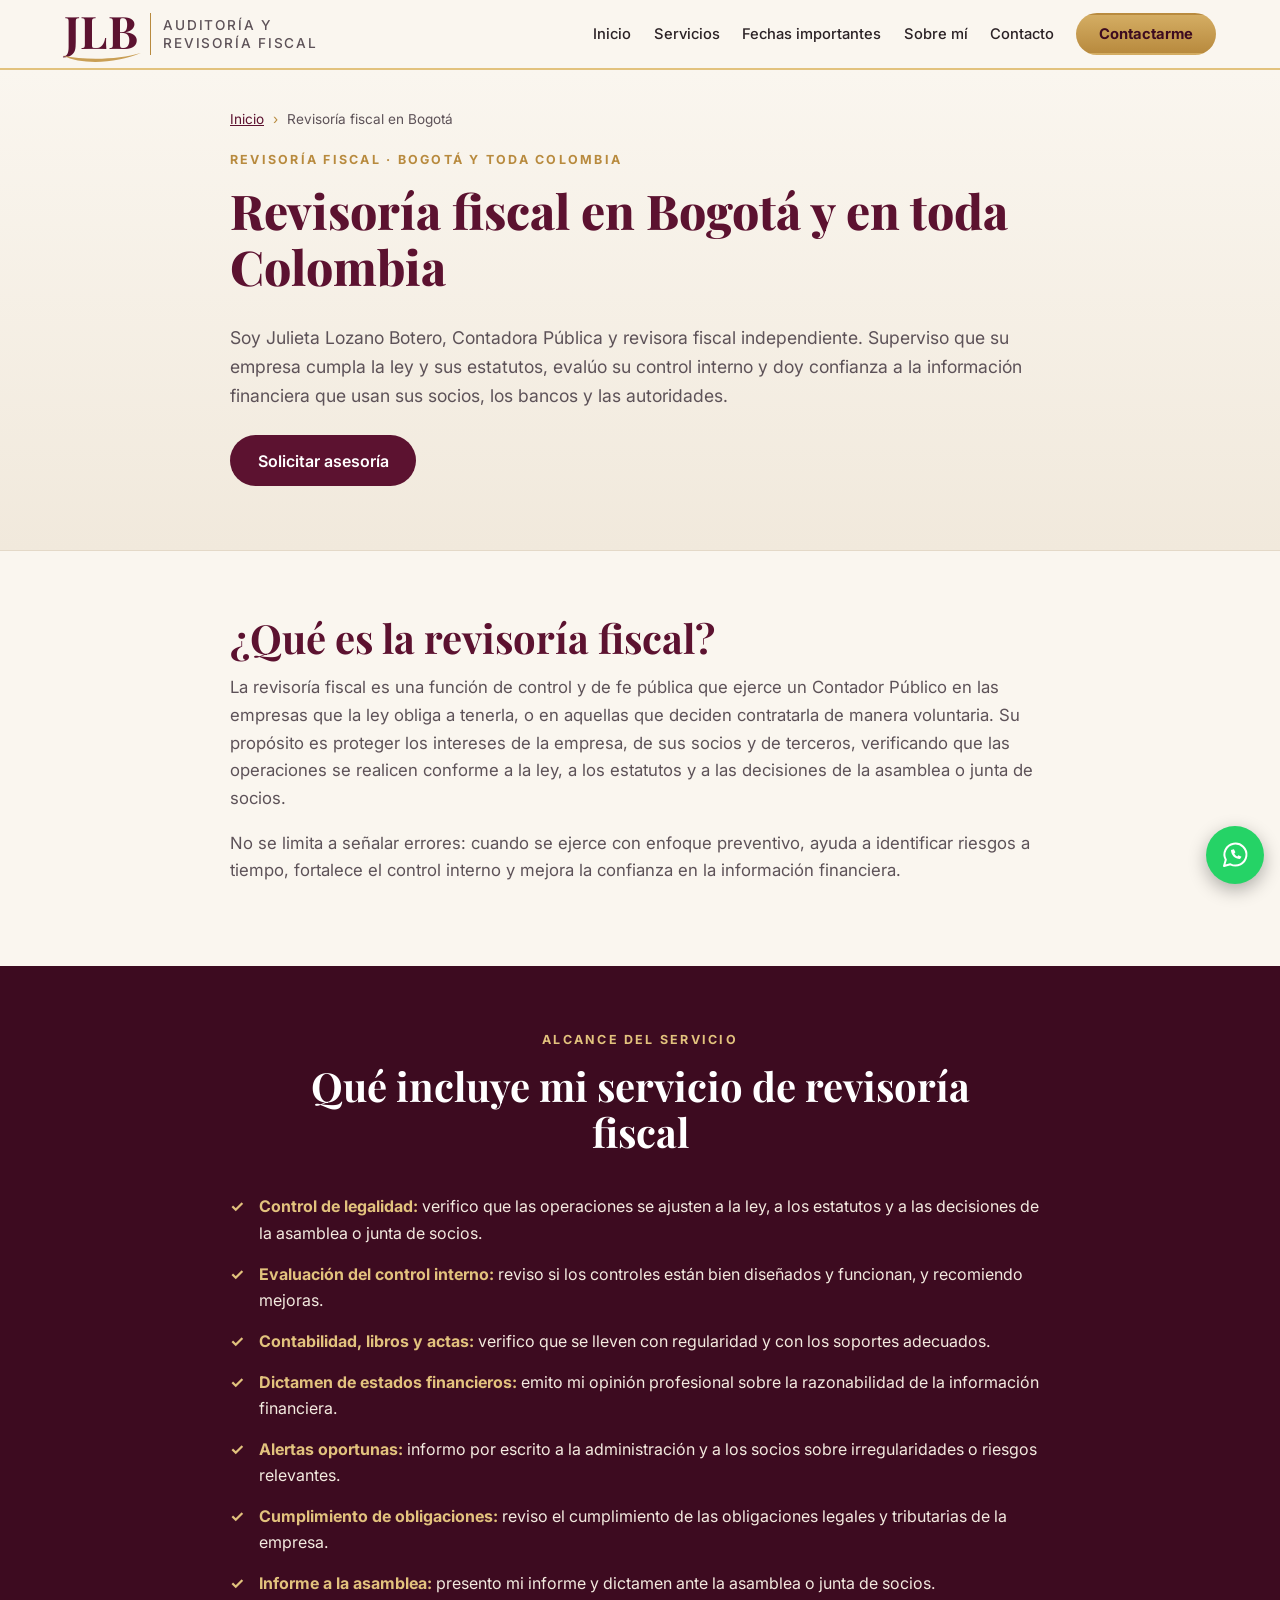
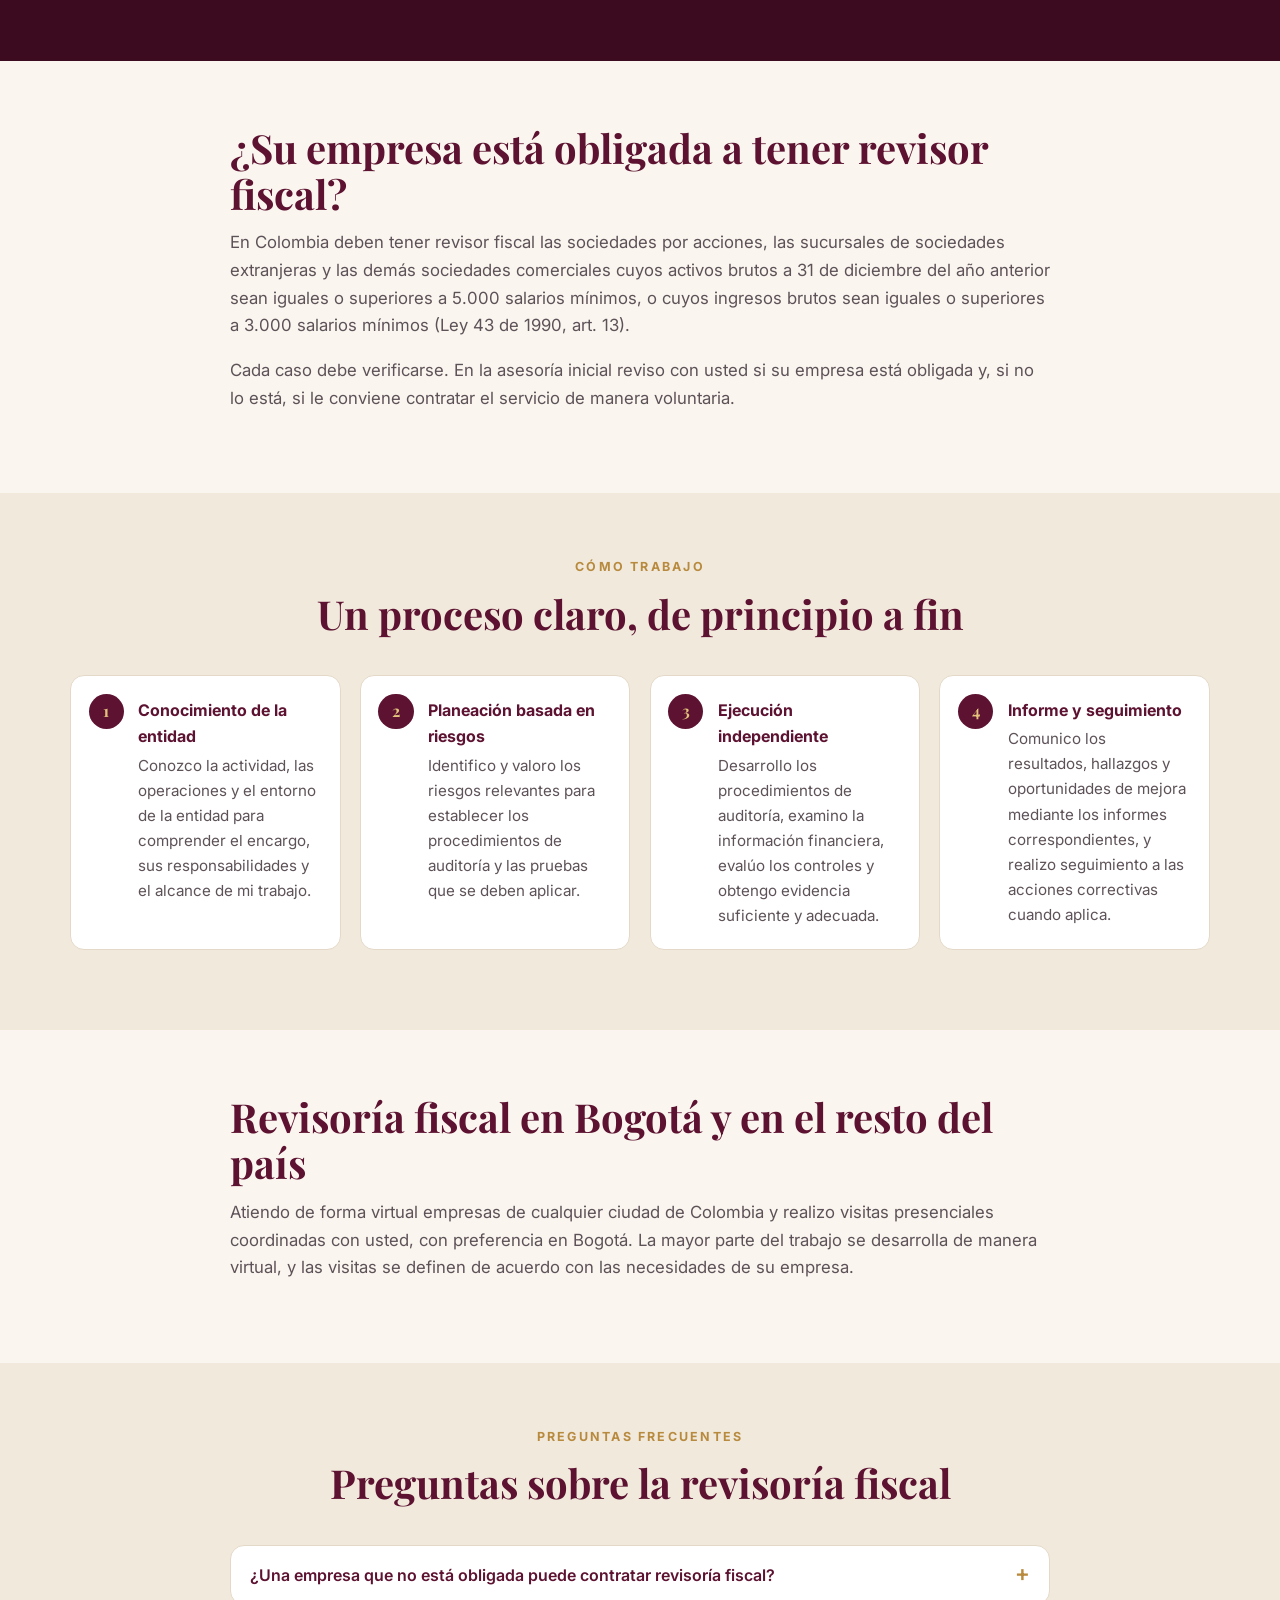
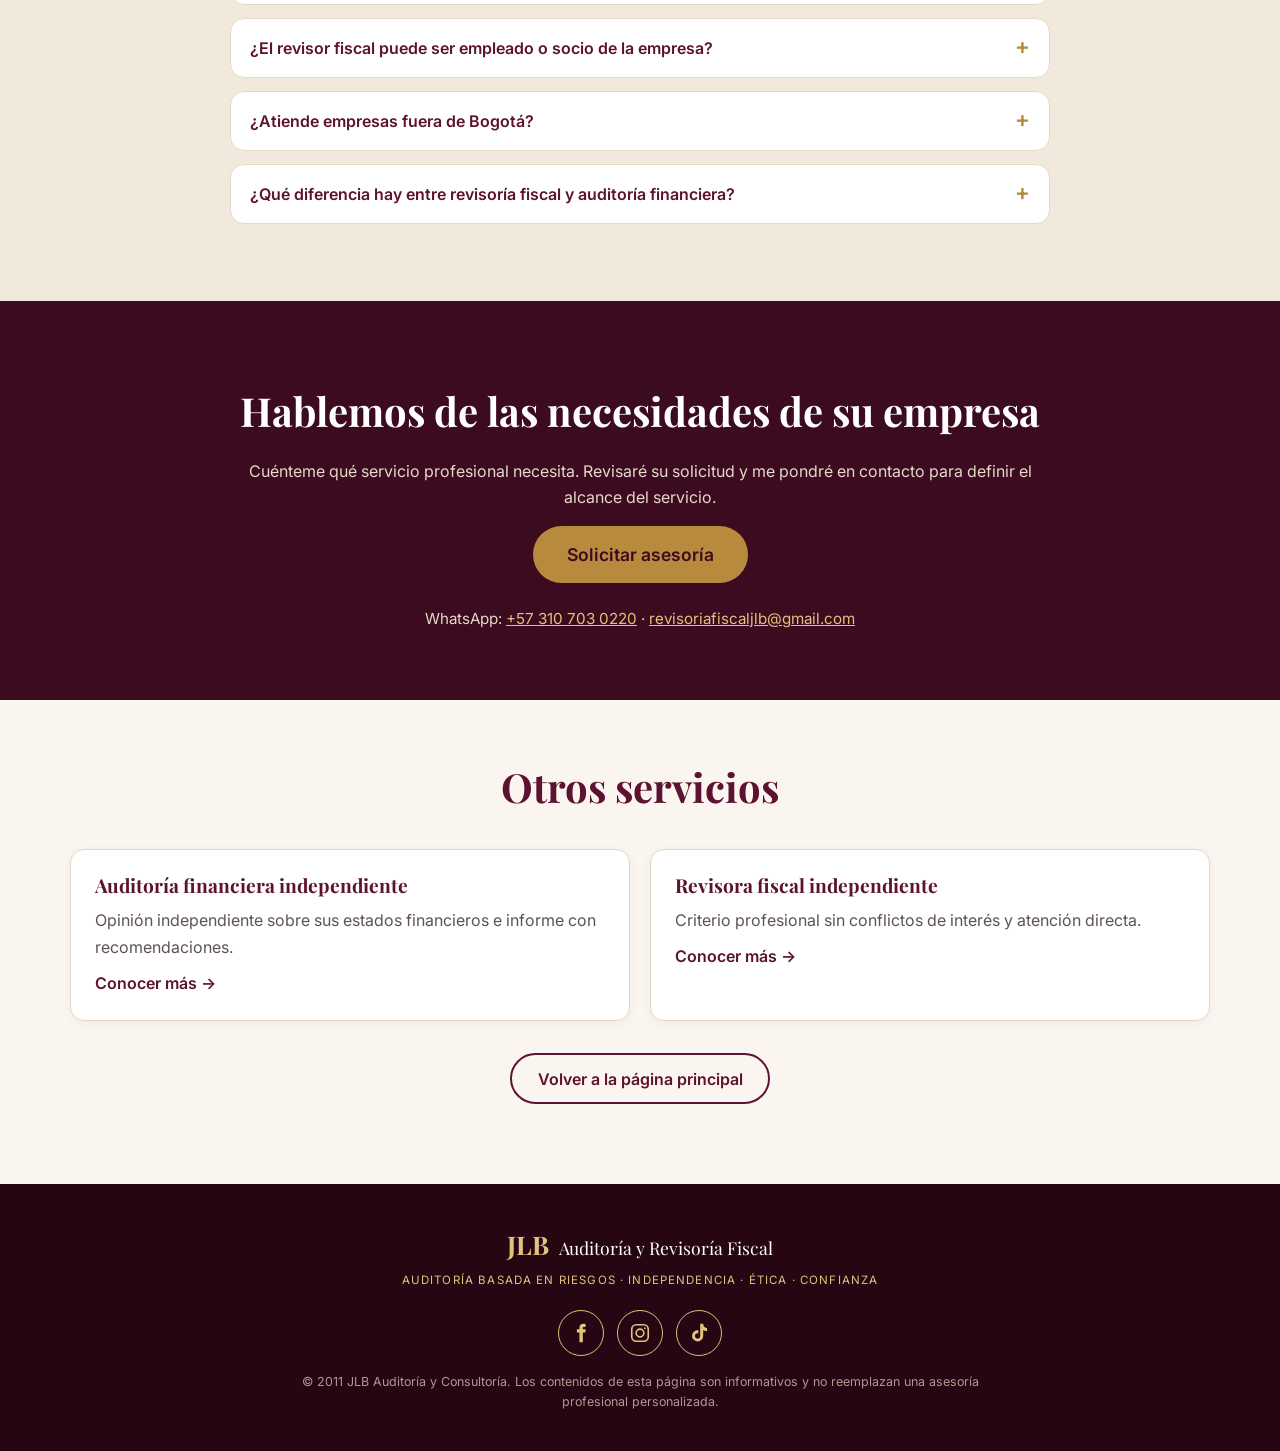
<file: revisoria-fiscal-bogota/index.html>
<!DOCTYPE html>
<!--
  Página de servicio: Revisoría fiscal en Bogotá y en toda Colombia
  Es una página independiente (rama "paginas-por-servicio"). Usa los mismos estilos y scripts del sitio principal
  (../css/styles.css, ../js/*.js). Cada página tiene su propio título, descripción, H1 y texto, para que Google
  pueda mostrarla por separado en las búsquedas de este servicio.
-->
<html lang="es-CO">
<head>
  <meta charset="utf-8">
  <meta name="viewport" content="width=device-width, initial-scale=1">

  <!-- SEO de esta página: título (50-65 caracteres) y descripción (150-160) con las búsquedas clave -->
  <title>Revisoría Fiscal en Bogotá y toda Colombia | Julieta Lozano · JLB</title>
  <meta name="description" content="Servicio de revisoría fiscal en Bogotá y en toda Colombia, virtual y presencial: control de legalidad, control interno y dictamen de estados financieros. Solicite su asesoría.">
  <meta name="robots" content="index, follow, max-image-preview:large">
  <meta name="theme-color" content="#4a0e26">
  <link rel="canonical" href="https://revisoriafiscaljulietalozano.com/revisoria-fiscal-bogota/">

  <!-- Vista previa al compartir (WhatsApp, Facebook, LinkedIn) -->
  <meta property="og:type" content="website">
  <meta property="og:locale" content="es_CO">
  <meta property="og:site_name" content="JLB Auditoría y Consultoría">
  <meta property="og:title" content="Revisoría Fiscal en Bogotá y toda Colombia | Julieta Lozano · JLB">
  <meta property="og:description" content="Servicio de revisoría fiscal en Bogotá y en toda Colombia, virtual y presencial: control de legalidad, control interno y dictamen de estados financieros. Solicite su asesoría.">
  <meta property="og:url" content="https://revisoriafiscaljulietalozano.com/revisoria-fiscal-bogota/">
  <meta property="og:image" content="https://revisoriafiscaljulietalozano.com/img/og-image.jpg">
  <meta name="twitter:card" content="summary_large_image">

  <link rel="icon" type="image/svg+xml" href="../img/favicon.svg">
  <link rel="preconnect" href="https://fonts.googleapis.com">
  <link rel="preconnect" href="https://fonts.gstatic.com" crossorigin>
  <link href="https://fonts.googleapis.com/css2?family=Inter:wght@400;500;600;700&family=Playfair+Display:wght@600;700;800&display=swap" rel="stylesheet">
  <link rel="stylesheet" href="../css/styles.css">

  <!-- Datos estructurados: el servicio, la ruta de navegación y las preguntas frecuentes de esta página -->
  <script type="application/ld+json">
  {
    "@context": "https://schema.org",
    "@type": "Service",
    "name": "Revisoría fiscal",
    "description": "Servicio de revisoría fiscal en Bogotá y en toda Colombia, virtual y presencial: control de legalidad, control interno y dictamen de estados financieros. Solicite su asesoría.",
    "url": "https://revisoriafiscaljulietalozano.com/revisoria-fiscal-bogota/",
    "areaServed": [ { "@type": "City", "name": "Bogotá" }, { "@type": "Country", "name": "Colombia" } ],
    "provider": {
      "@type": "ProfessionalService",
      "name": "JLB Auditoría y Consultoría",
      "url": "https://revisoriafiscaljulietalozano.com/",
      "telephone": "+573107030220",
      "email": "revisoriafiscaljlb@gmail.com"
    }
  }
  </script>
  <script type="application/ld+json">
  {
    "@context": "https://schema.org",
    "@type": "BreadcrumbList",
    "itemListElement": [
      { "@type": "ListItem", "position": 1, "name": "Inicio", "item": "https://revisoriafiscaljulietalozano.com/" },
      { "@type": "ListItem", "position": 2, "name": "Revisoría fiscal en Bogotá", "item": "https://revisoriafiscaljulietalozano.com/revisoria-fiscal-bogota/" }
    ]
  }
  </script>
  <script type="application/ld+json">
  {
    "@context": "https://schema.org",
    "@type": "FAQPage",
    "mainEntity": [
      { "@type": "Question", "name": "¿Una empresa que no está obligada puede contratar revisoría fiscal?",
        "acceptedAnswer": { "@type": "Answer", "text": "Sí. Una empresa puede contratar revisor fiscal de forma voluntaria cuando quiere reforzar su control interno, dar más confianza a socios, bancos o inversionistas, o prevenir riesgos, aunque la ley no se lo exija." } },
      { "@type": "Question", "name": "¿El revisor fiscal puede ser empleado o socio de la empresa?",
        "acceptedAnswer": { "@type": "Answer", "text": "No. El revisor fiscal debe ser independiente de la administración: por ley no puede ser socio ni tener vínculo laboral con la empresa que revisa. Esa independencia es la que da valor a su opinión." } },
      { "@type": "Question", "name": "¿Atiende empresas fuera de Bogotá?",
        "acceptedAnswer": { "@type": "Answer", "text": "Sí. Atiendo de forma virtual en cualquier parte de Colombia y realizo visitas presenciales coordinadas con usted, con preferencia en Bogotá." } },
      { "@type": "Question", "name": "¿Qué diferencia hay entre revisoría fiscal y auditoría financiera?",
        "acceptedAnswer": { "@type": "Answer", "text": "La revisoría fiscal es una función permanente que la ley exige a ciertas empresas e incluye control de legalidad y fe pública. La auditoría financiera es un encargo independiente, voluntario o requerido por terceros, que evalúa los estados financieros y emite una opinión." } }
    ]
  }
  </script>
</head>

<body>
  <a class="saltar" href="#contenido">Saltar al contenido</a>

  <!-- ENCABEZADO (igual al del sitio principal; los enlaces usan ../ para volver a la portada) -->
  <header class="encabezado">
    <div class="contenedor barra">
      <a class="logo" href="../" aria-label="JLB Auditoría y Revisoría Fiscal - Inicio">
        <span class="logo-jlb">JLB</span>
        <span class="logo-sub">Auditoría y Revisoría Fiscal</span>
      </a>
      <button class="btn-menu" id="btn-menu" aria-expanded="false" aria-controls="menu" aria-label="Abrir menú">
        <span></span><span></span><span></span>
      </button>
      <nav class="menu" id="menu" aria-label="Principal">
        <a href="../">Inicio</a>
        <a href="../#servicios">Servicios</a>
        <a href="../#fechas">Fechas importantes</a>
        <a href="../#nosotros">Sobre mí</a>
        <a href="../#contacto">Contacto</a>
        <a class="btn btn-dorado btn-menu-cta" data-boton href="../#form-asesoria">Contactarme</a>
      </nav>
    </div>
  </header>

  <main id="contenido">

    <!-- ENCABEZADO DE LA PÁGINA: ruta de navegación, título principal (H1) y presentación -->
    <section class="pagina-hero">
      <div class="contenedor angosto">
        <nav class="migas" aria-label="Ruta de navegación"><a href="../">Inicio</a> <span>›</span> Revisoría fiscal en Bogotá</nav>
        <p class="sobretitulo">Revisoría fiscal · Bogotá y toda Colombia</p>
        <h1>Revisoría fiscal en Bogotá y en toda Colombia</h1>
        <p class="pagina-intro">Soy Julieta Lozano Botero, Contadora Pública y revisora fiscal independiente. Superviso que su empresa cumpla la ley y sus estatutos, evalúo su control interno y doy confianza a la información financiera que usan sus socios, los bancos y las autoridades.</p>
        <p><a class="btn btn-vino" href="../#form-asesoria">Solicitar asesoría</a></p>
      </div>
    </section>

    <!-- Qué es la revisoría fiscal -->
    <section class="seccion">
      <div class="contenedor angosto texto-largo">
        <h2>¿Qué es la revisoría fiscal?</h2>
        <p>La revisoría fiscal es una función de control y de fe pública que ejerce un Contador Público en las empresas que la ley obliga a tenerla, o en aquellas que deciden contratarla de manera voluntaria. Su propósito es proteger los intereses de la empresa, de sus socios y de terceros, verificando que las operaciones se realicen conforme a la ley, a los estatutos y a las decisiones de la asamblea o junta de socios.</p>
        <p>No se limita a señalar errores: cuando se ejerce con enfoque preventivo, ayuda a identificar riesgos a tiempo, fortalece el control interno y mejora la confianza en la información financiera.</p>
      </div>
    </section>

    <!-- Qué incluye el servicio -->
    <section class="seccion seccion-oscura">
      <div class="contenedor angosto">
        <header class="seccion-cab">
          <p class="sobretitulo">Alcance del servicio</p>
          <h2>Qué incluye mi servicio de revisoría fiscal</h2>
        </header>
        <ul class="lista-check">
          <li><strong>Control de legalidad:</strong> verifico que las operaciones se ajusten a la ley, a los estatutos y a las decisiones de la asamblea o junta de socios.</li>
          <li><strong>Evaluación del control interno:</strong> reviso si los controles están bien diseñados y funcionan, y recomiendo mejoras.</li>
          <li><strong>Contabilidad, libros y actas:</strong> verifico que se lleven con regularidad y con los soportes adecuados.</li>
          <li><strong>Dictamen de estados financieros:</strong> emito mi opinión profesional sobre la razonabilidad de la información financiera.</li>
          <li><strong>Alertas oportunas:</strong> informo por escrito a la administración y a los socios sobre irregularidades o riesgos relevantes.</li>
          <li><strong>Cumplimiento de obligaciones:</strong> reviso el cumplimiento de las obligaciones legales y tributarias de la empresa.</li>
          <li><strong>Informe a la asamblea:</strong> presento mi informe y dictamen ante la asamblea o junta de socios.</li>
        </ul>
      </div>
    </section>

    <!-- Quién está obligado -->
    <section class="seccion">
      <div class="contenedor angosto texto-largo">
        <h2>¿Su empresa está obligada a tener revisor fiscal?</h2>
        <p>En Colombia deben tener revisor fiscal las sociedades por acciones, las sucursales de sociedades extranjeras y las demás sociedades comerciales cuyos activos brutos a 31 de diciembre del año anterior sean iguales o superiores a 5.000 salarios mínimos, o cuyos ingresos brutos sean iguales o superiores a 3.000 salarios mínimos (Ley 43 de 1990, art. 13).</p>
        <p>Cada caso debe verificarse. En la asesoría inicial reviso con usted si su empresa está obligada y, si no lo está, si le conviene contratar el servicio de manera voluntaria.</p>
      </div>
    </section>

    <!-- Cómo trabajo -->
    <section class="seccion seccion-marfil">
      <div class="contenedor">
        <header class="seccion-cab">
          <p class="sobretitulo">Cómo trabajo</p>
          <h2>Un proceso claro, de principio a fin</h2>
        </header>
        <ol class="pasos">
          <li><strong>Conocimiento de la entidad</strong><span>Conozco la actividad, las operaciones y el entorno de la entidad para comprender el encargo, sus responsabilidades y el alcance de mi trabajo.</span></li>
          <li><strong>Planeación basada en riesgos</strong><span>Identifico y valoro los riesgos relevantes para establecer los procedimientos de auditoría y las pruebas que se deben aplicar.</span></li>
          <li><strong>Ejecución independiente</strong><span>Desarrollo los procedimientos de auditoría, examino la información financiera, evalúo los controles y obtengo evidencia suficiente y adecuada.</span></li>
          <li><strong>Informe y seguimiento</strong><span>Comunico los resultados, hallazgos y oportunidades de mejora mediante los informes correspondientes, y realizo seguimiento a las acciones correctivas cuando aplica.</span></li>
        </ol>
      </div>
    </section>

    <!-- Dónde atiendo -->
    <section class="seccion">
      <div class="contenedor angosto texto-largo">
        <h2>Revisoría fiscal en Bogotá y en el resto del país</h2>
        <p>Atiendo de forma virtual empresas de cualquier ciudad de Colombia y realizo visitas presenciales coordinadas con usted, con preferencia en Bogotá. La mayor parte del trabajo se desarrolla de manera virtual, y las visitas se definen de acuerdo con las necesidades de su empresa.</p>
      </div>
    </section>

    <!-- PREGUNTAS FRECUENTES de este servicio (deben coincidir con el JSON-LD FAQPage del encabezado) -->
    <section class="seccion seccion-marfil">
      <div class="contenedor angosto">
        <header class="seccion-cab">
          <p class="sobretitulo">Preguntas frecuentes</p>
          <h2>Preguntas sobre la revisoría fiscal</h2>
        </header>
        <details>
          <summary>¿Una empresa que no está obligada puede contratar revisoría fiscal?</summary>
          <p>Sí. Una empresa puede contratar revisor fiscal de forma voluntaria cuando quiere reforzar su control interno, dar más confianza a socios, bancos o inversionistas, o prevenir riesgos, aunque la ley no se lo exija.</p>
        </details>
        <details>
          <summary>¿El revisor fiscal puede ser empleado o socio de la empresa?</summary>
          <p>No. El revisor fiscal debe ser independiente de la administración: por ley no puede ser socio ni tener vínculo laboral con la empresa que revisa. Esa independencia es la que da valor a su opinión.</p>
        </details>
        <details>
          <summary>¿Atiende empresas fuera de Bogotá?</summary>
          <p>Sí. Atiendo de forma virtual en cualquier parte de Colombia y realizo visitas presenciales coordinadas con usted, con preferencia en Bogotá.</p>
        </details>
        <details>
          <summary>¿Qué diferencia hay entre revisoría fiscal y auditoría financiera?</summary>
          <p>La revisoría fiscal es una función permanente que la ley exige a ciertas empresas e incluye control de legalidad y fe pública. La auditoría financiera es un encargo independiente, voluntario o requerido por terceros, que evalúa los estados financieros y emite una opinión.</p>
        </details>
      </div>
    </section>

    <!-- LLAMADO A LA ACCIÓN: el botón lleva al formulario de la página principal -->
    <section class="cta-banda">
      <div class="contenedor angosto centro">
        <h2>Hablemos de las necesidades de su empresa</h2>
        <p>Cuénteme qué servicio profesional necesita. Revisaré su solicitud y me pondré en contacto para definir el alcance del servicio.</p>
        <a class="btn btn-dorado btn-grande" href="../#form-asesoria">Solicitar asesoría</a>
        <p class="cta-datos">WhatsApp: <a data-telefono href="#"></a> · <a data-email href="#"></a></p>
      </div>
    </section>

    <!-- OTROS SERVICIOS: enlaces entre páginas (ayudan a Google y a quien navega) -->
    <section class="seccion">
      <div class="contenedor">
        <header class="seccion-cab"><h2>Otros servicios</h2></header>
        <div class="tarjetas servicios-otros">
          <a class="tarjeta enlace-tarjeta" href="../auditoria-financiera/">
            <h3>Auditoría financiera independiente</h3>
            <p>Opinión independiente sobre sus estados financieros e informe con recomendaciones.</p>
            <span class="enlace-mas">Conocer más →</span>
          </a>
          <a class="tarjeta enlace-tarjeta" href="../revisora-fiscal-independiente/">
            <h3>Revisora fiscal independiente</h3>
            <p>Criterio profesional sin conflictos de interés y atención directa.</p>
            <span class="enlace-mas">Conocer más →</span>
          </a>
        </div>
        <p class="centro"><a class="btn btn-borde" href="../">Volver a la página principal</a></p>
      </div>
    </section>
  </main>

  <!-- PIE DE PÁGINA -->
  <footer class="pie">
    <div class="contenedor">
      <p class="pie-logo"><span class="logo-jlb">JLB</span> Auditoría y Revisoría Fiscal</p>
      <p class="pie-lema">Auditoría basada en riesgos · Independencia · Ética · Confianza</p>
      <!-- Redes: los enlaces se editan en ../js/config.js -->
      <ul class="redes redes-pie" aria-label="Redes sociales">
        <li><a data-red="facebook" href="#" aria-label="Facebook de JLB"><svg viewBox="0 0 24 24" aria-hidden="true"><path fill="currentColor" d="M14 8V6.500c0-.7.200-1.100 1.200-1.100H17V2.200C16.600 2.100 15.600 2 14.500 2 12 2 10.300 3.500 10.300 6.200V8H7.500v3.500h2.800V22H14V11.500h2.700L17.200 8H14z"/></svg></a></li>
        <li><a data-red="instagram" href="#" aria-label="Instagram de JLB"><svg viewBox="0 0 24 24" aria-hidden="true" fill="none" stroke="currentColor" stroke-width="1.8"><rect x="3" y="3" width="18" height="18" rx="5"/><circle cx="12" cy="12" r="4.200"/><circle cx="17.300" cy="6.700" r="1" fill="currentColor" stroke="none"/></svg></a></li>
        <li><a data-red="tiktok" href="#" aria-label="TikTok de JLB"><svg viewBox="0 0 24 24" aria-hidden="true"><path fill="currentColor" d="M16.600 2h-3.300v13.200a2.800 2.800 0 1 1-2.800-2.800c.3 0 .6 0 .8.100V9.100A6.100 6.100 0 1 0 16.600 15V8.600a7.500 7.500 0 0 0 4.200 1.300V6.600A4.300 4.300 0 0 1 16.600 2z"/></svg></a></li>
      </ul>
      <p class="pie-legal">© 2011 JLB Auditoría y Consultoría. Los contenidos de esta página son informativos y no reemplazan una asesoría profesional personalizada.</p>
    </div>
  </footer>

  <!-- Botón flotante de WhatsApp -->
  <a class="wa-flotante" data-wa href="#contacto" aria-label="Escribir por WhatsApp">
    <svg viewBox="0 0 32 32" aria-hidden="true" fill="none" stroke="currentColor" stroke-width="2" stroke-linecap="round" stroke-linejoin="round"><path d="M5 27l1.8-6.2A11 11 0 1 1 11.400 25.300L5 27z"/><path d="M12 11c0 5 4 9 9 9l1.500-2.200-3-1.500-1.200 1.100c-1.300-.5-2.500-1.700-3-3l1.100-1.200-1.500-3L12 11z" fill="currentColor" stroke="none"/></svg>
  </a>

  <script src="../js/config.js"></script>
  <script src="../js/main.js"></script>
</body>
</html>
</file>
<file: css/styles.css>
/* ==========================================================================
   ESTILOS · JLB Auditoría y Consultoría
   Diseño adaptable (responsive): se escribe primero para celular y luego se
   amplía para pantallas grandes con @media (min-width: ...).
   ========================================================================== */

/* ---------- COLORES Y MEDIDAS (cambie aquí la identidad visual) ---------- */
:root {
  --vino:         #5c1230;   /* color principal (vino/guinda del logo) */
  --vino-oscuro:  #3d0b20;   /* fondos oscuros */
  --vino-medio:   #7a1f3f;
  --dorado:       #b88a3e;   /* detalles y botones secundarios */
  --dorado-claro: #e2c27d;
  --marfil:       #faf6ef;   /* fondo claro */
  --marfil-2:     #f1e9dc;
  --texto:        #2b2226;
  --texto-suave:  #5d5258;
  --borde:        #e4d9c8;

  --fuente-titulos: "Playfair Display", Georgia, "Times New Roman", serif;
  --fuente-texto:   "Inter", system-ui, -apple-system, "Segoe UI", Arial, sans-serif;
  --radio: 14px;
  --sombra: 0 10px 30px rgba(61, 11, 32, .12);
}

/* ---------- BASE ---------- */
*, *::before, *::after { box-sizing: border-box; }
html { scroll-behavior: smooth; scroll-padding-top: 76px; }
body {
  margin: 0;
  font-family: var(--fuente-texto);
  font-size: 1rem;
  line-height: 1.65;
  color: var(--texto);
  background: var(--marfil);
  -webkit-font-smoothing: antialiased;
}
img { max-width: 100%; height: auto; display: block; }
h1, h2, h3 { font-family: var(--fuente-titulos); line-height: 1.15; margin: 0 0 .6em; color: var(--vino); }
h1 { font-size: clamp(2rem, 6.2vw, 3.4rem); font-weight: 800; }
h2 { font-size: clamp(1.6rem, 4.4vw, 2.5rem); font-weight: 700; }
h3 { font-size: 1.2rem; font-weight: 700; }
p { margin: 0 0 1em; }
a { color: var(--vino); }
:focus-visible { outline: 3px solid var(--dorado); outline-offset: 3px; }

.saltar { position: absolute; left: -999px; top: 0; background: var(--vino); color: #fff; padding: .6rem 1rem; z-index: 100; }
.saltar:focus { left: 0; }

.contenedor { width: min(1140px, 100% - 2.4rem); margin-inline: auto; }
.contenedor.angosto { width: min(820px, 100% - 2.4rem); }
.centro { text-align: center; margin-top: 2rem; }

/* ---------- BOTONES ---------- */
.btn {
  display: inline-block; text-align: center; text-decoration: none; cursor: pointer;
  font: 600 1rem var(--fuente-texto); padding: .85rem 1.6rem; border-radius: 999px;
  border: 2px solid transparent; transition: transform .15s, box-shadow .15s, background .15s;
}
.btn:hover { transform: translateY(-2px); box-shadow: var(--sombra); }
.btn-vino   { background: var(--vino); color: #fff; }
.btn-vino:hover { background: var(--vino-medio); }
.btn-dorado { background: var(--dorado); color: var(--vino-oscuro); }
.btn-dorado:hover { background: var(--dorado-claro); }
.btn-borde  { border-color: var(--vino); color: var(--vino); background: transparent; }
.btn-grande { font-size: 1.1rem; padding: 1rem 2rem; }

/* ---------- ENCABEZADO ---------- */
.encabezado { position: sticky; top: 0; z-index: 50; background: rgba(250, 246, 239, .96); backdrop-filter: blur(6px); border-bottom: 2px solid var(--dorado-claro); }
.barra { display: flex; align-items: center; justify-content: space-between; min-height: 68px; }

/* Logo hecho con texto: JLB con trazo dorado debajo | línea | Auditoría y Revisoría Fiscal */
.logo { text-decoration: none; display: flex; align-items: center; gap: .75rem; line-height: 1; }
.logo-jlb { position: relative; font-family: var(--fuente-titulos); font-weight: 700; font-size: 2.3rem; letter-spacing: .01em; color: var(--vino); padding-bottom: .12em; }
.logo .logo-jlb::after { content: ""; position: absolute; left: -2%; right: -4%; bottom: -.08em; height: .22em; background: url("data:image/svg+xml,%3Csvg xmlns='http://www.w3.org/2000/svg' viewBox='0 0 100 12' preserveAspectRatio='none'%3E%3Cpath fill='%23c99f55' d='M0 3C25 15 70 12 100 0C72 8 28 9 0 3Z'/%3E%3C/svg%3E") center / 100% 100% no-repeat; }
.logo-sub { max-width: 12.5em; border-left: 1px solid var(--dorado); padding: .15rem 0 .15rem .75rem; color: var(--texto-suave); font-size: .68rem; font-weight: 500; letter-spacing: .13em; line-height: 1.35; text-transform: uppercase; }
.logo-sub { flex-shrink: 0; }   /* el encabezado se compacta entre 960 y 1040 px para que el menú quede en una línea */
@media (min-width: 960px) and (max-width: 1040px) { .encabezado .contenedor { width: 94%; } .logo-jlb { font-size: 2.4rem !important; } .logo-sub { font-size: .7rem !important; } .menu { gap: .9rem !important; } .menu a { font-size: .82rem !important; white-space: nowrap; } .menu .btn-menu-cta { padding: .55rem 1rem !important; } }
.encabezado .btn-dorado { background: linear-gradient(180deg, #d4ad63, #b88a3e); color: var(--vino); font-weight: 700; }
@media (min-width: 960px) { .logo-jlb { font-size: 2.8rem; } .logo-sub { font-size: .85rem; } .encabezado .contenedor { width: min(1500px, 90%); } }

.btn-menu { background: none; border: 0; width: 44px; height: 44px; display: grid; place-content: center; gap: 5px; cursor: pointer; }
.btn-menu span { display: block; width: 24px; height: 2px; background: var(--vino); }
.menu { display: none; position: absolute; left: 0; right: 0; top: 100%; background: var(--marfil); border-bottom: 1px solid var(--borde); padding: 1rem 1.2rem 1.4rem; flex-direction: column; gap: .2rem; }
.menu.abierto { display: flex; }
.menu a { text-decoration: none; color: var(--texto); font-weight: 500; padding: .7rem .2rem; }
.menu .btn-menu-cta { margin-top: .6rem; color: var(--vino-oscuro); }

/* ---------- PORTADA (HERO) ----------
   Todas las medidas de la foto, el aro y el sello salen de --foto-h (alto de la foto),
   así la portada conserva sus proporciones en cualquier pantalla.
   La foto no se recorta de lado: el arco es un círculo grande con centro por debajo de la mitad. */
html, body { overflow-x: clip; }                    /* evita el scroll lateral en celular */

.hero {
  --foto-h: min(108vw, 560px);                      /* celular: alto de la foto */
  --foto-w: calc(var(--foto-h) * .85);              /* ancho de la foto */
  --arco-r: calc(var(--foto-h) * .68);              /* radio del arco de la foto */
  position: relative; overflow: hidden; background: var(--marfil);
}
.hero-grid { width: 100%; display: grid; }
.hero-texto { padding: 2rem 1.2rem 1.8rem; }

.sobretitulo { text-transform: uppercase; letter-spacing: .18em; font-size: .78rem; font-weight: 700; color: var(--dorado); margin-bottom: .8rem; }
.hero .sobretitulo { display: flex; align-items: center; gap: .9rem; color: var(--vino); font-size: clamp(.72rem, 1.2vw, .95rem); font-weight: 600; letter-spacing: .2em; margin-bottom: 1.3em; }
.hero .sobretitulo::after { content: ""; flex: 0 1 72px; height: 2px; background: var(--dorado); }   /* línea dorada */

.hero h1 { font-size: clamp(1.9rem, 3.6vw, 4rem); font-weight: 600; line-height: 1.2; letter-spacing: -.015em; color: var(--vino); margin-bottom: .7em; font-variant-numeric: lining-nums; font-feature-settings: "lnum"; }
.hero h1 span { color: var(--dorado); }             /* "Más de 15 años" en dorado */
.hero-sub { font-size: clamp(1.05rem, 1.85vw, 1.55rem); font-style: italic; line-height: 1.4; color: var(--texto); border-left: 3px solid var(--dorado); padding-left: .9rem; max-width: 23.6em; margin-bottom: 0; }

.hero-botones { display: flex; flex-wrap: wrap; gap: .8rem; margin-top: 2rem; }
.hero-botones .btn { display: inline-flex; align-items: center; gap: .6rem; font-size: clamp(.92rem, 1.45vw, 1.15rem); padding: .68em 1.5em; }
.hero-botones .btn-borde { background: rgba(255, 255, 255, .55); border-width: 1px; }
.ico-btn { width: 1.25em; height: 1.25em; fill: none; stroke: currentColor; stroke-width: 2; stroke-linecap: round; stroke-linejoin: round; }

/* Foto: pegada a la derecha y recortada solo por el arco */
.hero-foto { position: relative; margin: 0 0 0 auto; width: var(--foto-w); height: var(--foto-h); clip-path: inset(0 -100vw); }
.hero-foto picture { display: block; height: 100%; }
.hero-foto img { width: 100%; height: 100%; object-fit: cover; object-position: 50% 26%; clip-path: circle(var(--arco-r) at var(--arco-r) 60%); }

/* Aro dorado: círculo con el mismo centro del arco, separado de la foto por una franja clara */
.hero-foto::before {
  --aro: calc(var(--foto-h) * .027);
  --lado: calc((var(--arco-r) + var(--foto-h) * .048) * 2);
  content: ""; position: absolute; width: var(--lado); height: var(--lado); border-radius: 50%;
  left: calc(var(--foto-h) * -.048); top: calc(60% - var(--lado) / 2);
  background: linear-gradient(200deg, #eed9a8, #c99f55 45%, #e8cf98);
  -webkit-mask: radial-gradient(closest-side, transparent calc(100% - var(--aro)), #000 calc(100% - var(--aro) + .5px));
          mask: radial-gradient(closest-side, transparent calc(100% - var(--aro)), #000 calc(100% - var(--aro) + .5px));
}

/* Sello "+15": su tamaño de letra depende del diámetro, por eso todo va en em */
.sello {
  --d: calc(var(--foto-h) * .346);
  position: absolute; z-index: 2; left: calc(var(--foto-h) * -.03); top: 50.5%; width: var(--d); height: var(--d);
  font-size: calc(var(--d) / 100); border-radius: 50%; border: 3em solid transparent; color: #fff;
  background: linear-gradient(var(--vino), var(--vino)) padding-box, linear-gradient(140deg, #f3e0ad, #b88a3e 50%, #f3e0ad) border-box;
  box-shadow: 0 6px 18px rgba(61, 11, 32, .28);
  display: grid; place-content: center; text-align: center;
}
.sello strong { font-family: var(--fuente-titulos); font-size: 27em; font-weight: 600; line-height: 1; font-variant-numeric: lining-nums; font-feature-settings: "lnum"; color: #fff; }
.sello span { font-family: var(--fuente-titulos); font-size: 9em; font-weight: 600; line-height: 1.2; letter-spacing: 0; color: #f6ecdd; margin-top: .25em; }
.laurel { position: absolute; left: 2em; top: 22em; width: 21em; height: 50em; fill: #d9b05f; stroke: #d9b05f; }
.laurel-der { left: auto; right: 2em; transform: scaleX(-1); }

/* Franja vino inferior, con líneas doradas a los lados */
.valores { list-style: none; margin: 0; width: 100%; padding: .9rem 1rem; background: var(--vino); border-top: 1px solid rgba(255, 255, 255, .35); display: flex; flex-wrap: wrap; justify-content: center; align-items: center; color: #fff; font-size: .7rem; font-weight: 500; letter-spacing: .14em; text-transform: uppercase; }
.valores li:first-child { flex: 0 0 100%; text-align: center; margin-bottom: .2rem; }    /* celular: primera frase sola en su línea */
.valores li:nth-child(n+3)::before { content: "·"; margin: 0 .7em; }                     /* punto separador */

@media (min-width: 960px) {
  .hero { --foto-h: clamp(420px, min(44.8vw, 100svh - 126px), 720px); }   /* cabe en pantalla junto con el encabezado y la franja */
  .hero-grid { width: min(1500px, 90%); height: var(--foto-h); align-items: center; }
  .hero-texto { width: calc(95vw - var(--foto-w) - var(--foto-h) * .06); padding: 0; }
  .hero-botones { max-width: calc(100% - var(--foto-h) * .11); }           /* no se montan sobre el sello */
  .hero-foto { position: absolute; right: 0; top: 0; }
  .sello { left: calc(var(--foto-h) * -.168); }
  .valores { flex-wrap: nowrap; padding: .85rem 5vw; font-size: clamp(.72rem, 1.2vw, .95rem); }
  .valores::before, .valores::after { content: ""; flex: 1; height: 2px; background: var(--dorado); }
  .valores::before { margin-right: 2.4em; }
  .valores::after { margin-left: 2.4em; }
  .valores li { white-space: nowrap; }
  .valores li:first-child { flex: none; margin: 0; }
  .valores li:nth-child(n+2)::before { content: "·"; margin: 0 1.1em; }
}

/* ---------- SECCIONES ---------- */
.seccion { padding: 4rem 0; }
.seccion-marfil { background: var(--marfil-2); }
.seccion-oscura { background: var(--vino-oscuro); color: #f3eadf; }
.seccion-oscura h2, .seccion-oscura h3 { color: #fff; }
.seccion-oscura .sobretitulo { color: var(--dorado-claro); }
.seccion-cab { max-width: 720px; margin: 0 auto 2.4rem; text-align: center; }
.seccion-cab p:last-child { color: var(--texto-suave); font-size: 1.05rem; margin-bottom: 0; }
.seccion-oscura .seccion-cab p:last-child { color: #e6d9c8; }

/* ---------- TARJETAS (enfoque) ---------- */
.tarjetas { display: grid; gap: 1.2rem; }
.tarjeta { background: #fff; border: 1px solid var(--borde); border-radius: var(--radio); padding: 1.5rem; box-shadow: 0 2px 10px rgba(61, 11, 32, .05); }
.icono { width: 52px; height: 52px; border-radius: 50%; background: var(--vino); display: grid; place-content: center; margin-bottom: 1rem; box-shadow: 0 0 0 3px var(--marfil), 0 0 0 4px var(--dorado); }
.icono svg { width: 26px; height: 26px; fill: none; stroke: var(--dorado-claro); stroke-width: 1.8; stroke-linecap: round; stroke-linejoin: round; }
.tarjeta p { margin: 0; color: var(--texto-suave); }
.nota-responsabilidad { max-width: 760px; margin: 2.4rem auto 0; text-align: center; font-size: .95rem; color: var(--texto-suave); border-top: 1px solid var(--borde); padding-top: 1.4rem; }

/* ---------- SERVICIOS ---------- */
.servicio { position: relative; background: rgba(255, 255, 255, .05); border: 1px solid rgba(226, 194, 125, .35); border-radius: var(--radio); padding: 1.6rem; }
.servicio h3 { color: var(--dorado-claro); }
.servicio ul { list-style: none; padding: 0; margin: 1rem 0 0; }
.servicio li { padding: .35rem 0 .35rem 1.4rem; position: relative; font-size: .95rem; }
.servicio li::before { content: "✓"; position: absolute; left: 0; color: var(--dorado-claro); font-weight: 700; }
.servicio.destacado { background: var(--dorado); border-color: var(--dorado); color: var(--vino-oscuro); }
.servicio.destacado h3 { color: var(--vino-oscuro); }
.servicio.destacado li::before { color: var(--vino); }
/* La tarjeta del Sistema de Control de Calidad es más larga: ocupa todo el ancho
   y su lista "Nuestro servicio incluye" se reparte en 2 columnas en pantallas grandes. */
.servicio.destacado { grid-column: 1 / -1; }
@media (min-width: 700px) { .servicio.destacado ul { columns: 2; column-gap: 2.4rem; } .servicio.destacado li { break-inside: avoid; } }
.cinta { position: absolute; top: -12px; right: 16px; background: var(--vino); color: #fff; font-size: .7rem; letter-spacing: .1em; text-transform: uppercase; font-weight: 700; padding: .3rem .8rem; border-radius: 999px; }
/* Frase de cierre de la tarjeta de control de calidad: cursiva y línea separadora arriba */
.alerta { margin: 1.2rem 0 0; padding-top: 1rem; border-top: 1px solid rgba(61, 11, 32, .25); font-weight: 700; font-style: italic; font-size: .95rem; }

/* ---------- PROCESO ---------- */
.pasos { list-style: none; counter-reset: paso; padding: 0; display: grid; gap: 1.2rem; }
.pasos li { align-content: start; counter-increment: paso; background: #fff; border: 1px solid var(--borde); border-radius: var(--radio); padding: 1.3rem 1.4rem 1.3rem 4.2rem; position: relative; display: grid; gap: .2rem; }
.pasos li::before { content: counter(paso); position: absolute; left: 1.1rem; top: 1.1rem; width: 2.2rem; height: 2.2rem; border-radius: 50%; background: var(--vino); color: var(--dorado-claro); font-family: var(--fuente-titulos); font-weight: 700; display: grid; place-content: center; }
.pasos strong { color: var(--vino); }
.pasos span { color: var(--texto-suave); font-size: .95rem; }

/* ---------- FECHAS IMPORTANTES ---------- */
.sancion { background: var(--vino-oscuro); color: #f3eadf; border-radius: var(--radio); padding: 1.6rem; display: grid; gap: 1.2rem; margin-bottom: 2rem; }
.sancion-tit { color: var(--dorado-claro); text-transform: uppercase; letter-spacing: .12em; font-size: .8rem; font-weight: 700; margin-bottom: .3rem; }
.sancion-valor { font-family: var(--fuente-titulos); font-size: clamp(1.8rem, 6vw, 2.8rem); margin: 0 0 .3rem; color: #fff; font-weight: 700; }
.sancion-valor strong { color: var(--dorado-claro); }
.sancion-peq { font-size: .85rem; color: #d9cbb8; margin: 0; }
.sancion-art { list-style: none; margin: 0; padding: 0; font-size: .9rem; display: grid; gap: .5rem; }
.sancion-art strong { color: var(--dorado-claro); display: block; }

.controles { display: grid; gap: .8rem; margin-bottom: 1.6rem; }
.grupo { display: flex; flex-wrap: wrap; gap: .5rem; }
.chip { font: 600 .85rem var(--fuente-texto); padding: .5rem 1rem; border-radius: 999px; border: 1.5px solid var(--vino); background: transparent; color: var(--vino); cursor: pointer; }
.chip[aria-pressed="true"] { background: var(--vino); color: #fff; }

.meses { display: grid; gap: 1rem; }
.mes { background: #fff; border: 1px solid var(--borde); border-radius: var(--radio); padding: 1.2rem 1.3rem; }
.mes h3 { display: flex; align-items: center; gap: .6rem; margin-bottom: .8rem; padding-bottom: .5rem; border-bottom: 2px solid var(--dorado); }
.mes-actual { border-color: var(--dorado); box-shadow: 0 0 0 3px rgba(184, 138, 62, .25); }
.etiqueta-mes { font: 700 .65rem var(--fuente-texto); text-transform: uppercase; letter-spacing: .1em; background: var(--dorado); color: var(--vino-oscuro); padding: .2rem .6rem; border-radius: 999px; }
.obligaciones { list-style: none; margin: 0; padding: 0; display: grid; gap: .9rem; }
.ob { display: grid; gap: .15rem; padding-left: .9rem; border-left: 4px solid var(--borde); font-size: .93rem; }
.ob-dian { border-left-color: var(--vino); }
.ob-mercantil { border-left-color: var(--dorado); }
.ob-super { border-left-color: #3b6b73; }
.ob strong { color: var(--texto); font-weight: 600; }
.ob-fecha { color: var(--vino); font-weight: 600; }
.ob-fecha.por-confirmar { color: var(--texto-suave); font-weight: 400; font-style: italic; }
.ob-nit { font-style: normal; font-size: .72rem; color: var(--texto-suave); text-transform: uppercase; letter-spacing: .08em; }

.mensuales { margin-top: 2rem; background: #fff; border: 1px solid var(--borde); border-radius: var(--radio); padding: 1.3rem; }
.mensuales ul { list-style: none; padding: 0; margin: 0; display: grid; gap: .8rem; }
.mensuales li { display: grid; gap: .1rem; font-size: .93rem; }
.mensuales li span { color: var(--texto-suave); }
.aviso { margin-top: 1.4rem; font-size: .85rem; color: var(--texto-suave); text-align: center; max-width: 760px; margin-inline: auto; }

/* ---------- SOBRE MÍ ---------- */
.dos-col { display: grid; gap: 2.4rem; align-items: start; }
.compromiso { font-family: var(--fuente-titulos); font-style: italic; font-size: 1.25rem; color: var(--vino); border-left: 3px solid var(--dorado); padding-left: 1rem; }
/* Credenciales de Julieta: recuadros pequeños con borde dorado (2 por fila en celular, 3 en pantallas grandes) */
.credenciales { list-style: none; padding: 0; margin: 1.4rem 0 1.6rem; display: grid; grid-template-columns: repeat(2, 1fr); gap: .7rem; }
.credenciales li { background: #fff; border: 1px solid var(--dorado); border-radius: 12px; padding: .8rem .9rem; font-size: .85rem; line-height: 1.35; color: var(--texto-suave); }
/* Recuadro "+15 años": número grande en dorado */
.credenciales .cred-numero { display: block; font-family: var(--fuente-titulos); font-weight: 800; font-size: 2rem; line-height: 1; color: var(--dorado); }
.credenciales strong { display: block; color: var(--vino); font-size: .92rem; }
@media (min-width: 960px) { .credenciales { grid-template-columns: repeat(3, 1fr); } }
.atributos { padding-left: 1.1rem; }
.atributos li { margin-bottom: .4rem; }
.cita { background: var(--vino); color: var(--dorado-claro); border-radius: var(--radio); padding: 2.2rem 1.8rem; font-family: var(--fuente-titulos); font-style: italic; font-size: 1.5rem; text-align: center; border: 2px solid var(--dorado); }
.cita p { margin: 0; }

/* ---------- PREGUNTAS ---------- */
details { background: #fff; border: 1px solid var(--borde); border-radius: var(--radio); margin-bottom: .8rem; padding: 0 1.2rem; }
summary { cursor: pointer; font-weight: 600; padding: 1rem 0; color: var(--vino); list-style: none; display: flex; justify-content: space-between; gap: 1rem; }
summary::-webkit-details-marker { display: none; }
summary::after { content: "+"; font-size: 1.4rem; line-height: 1; color: var(--dorado); }
details[open] summary::after { content: "–"; }
details p { color: var(--texto-suave); }

/* ---------- CONTACTO ---------- */
.datos { list-style: none; padding: 0; margin: 2rem 0 0; display: grid; gap: .6rem; }
.datos span { display: inline-block; min-width: 90px; color: var(--dorado-claro); font-size: .8rem; text-transform: uppercase; letter-spacing: .1em; }
.datos a { color: #fff; }
.formulario { background: #fff; color: var(--texto); border-radius: var(--radio); padding: 1.6rem; display: grid; gap: 1rem; }
.formulario h3 { color: var(--vino); margin-bottom: 0; }
.formulario label { display: grid; gap: .3rem; font-weight: 600; font-size: .9rem; color: var(--vino); }
.formulario input, .formulario select, .formulario textarea { font: 400 1rem var(--fuente-texto); padding: .75rem .9rem; border: 1.5px solid var(--borde); border-radius: 10px; background: var(--marfil); color: var(--texto); width: 100%; }
.formulario input:focus, .formulario select:focus, .formulario textarea:focus { outline: 2px solid var(--dorado); border-color: var(--dorado); }

/* ---------- REDES SOCIALES ----------
   Círculos con el icono de Facebook, Instagram y TikTok (Contacto y pie).
   Sobre fondo oscuro: borde y icono dorado; al pasar el mouse se rellenan. */
.redes { list-style: none; display: flex; gap: .8rem; padding: 0; margin: 1.6rem 0 0; }
.redes[hidden], .redes li[hidden] { display: none; }
.redes a { width: 46px; height: 46px; border-radius: 50%; border: 1.5px solid var(--dorado-claro); color: var(--dorado-claro); display: grid; place-content: center; transition: background .15s, color .15s, transform .15s; }
.redes a:hover { background: var(--dorado-claro); color: var(--vino-oscuro); transform: translateY(-2px); }
.redes svg { width: 22px; height: 22px; }
.redes-pie { justify-content: center; margin: 1.2rem 0 0; }

/* ---------- PIE ---------- */
.pie { background: #260613; color: #cdbfae; padding: 2.4rem 0 5rem; text-align: center; font-size: .9rem; }
.pie-logo { font-family: var(--fuente-titulos); color: #fff; font-size: 1.1rem; margin-bottom: .4rem; }
.pie-logo .logo-jlb { color: var(--dorado-claro); font-size: 1.6rem; margin-right: .4rem; }
.pie-lema { letter-spacing: .1em; text-transform: uppercase; font-size: .72rem; color: var(--dorado-claro); }
.pie-legal { max-width: 700px; margin: 1rem auto 0; font-size: .78rem; opacity: .8; }

/* ---------- WHATSAPP FLOTANTE ---------- */
.wa-flotante { position: fixed; right: 16px; bottom: 16px; z-index: 60; width: 58px; height: 58px; border-radius: 50%; background: #25d366; color: #fff; display: grid; place-content: center; box-shadow: 0 6px 18px rgba(0, 0, 0, .3); }
.wa-flotante svg { width: 32px; height: 32px; }
.wa-flotante:hover { transform: scale(1.06); }

/* ==========================================================================
   PANTALLAS MEDIANAS Y GRANDES
   ========================================================================== */
@media (min-width: 700px) {
  .tarjetas.dos { grid-template-columns: repeat(2, 1fr); }
  .tarjetas.cuatro { grid-template-columns: repeat(2, 1fr); }
  .tarjetas.servicios { grid-template-columns: repeat(2, 1fr); }
  .pasos { grid-template-columns: repeat(2, 1fr); }
  .meses { grid-template-columns: repeat(2, 1fr); }
  .mensuales ul { grid-template-columns: repeat(2, 1fr); }
  .controles { grid-template-columns: auto 1fr; align-items: center; gap: 1.6rem; }
  .sancion { grid-template-columns: 1.3fr 1fr; align-items: center; }
}

@media (min-width: 960px) {
  .btn-menu { display: none; }
  .menu { display: flex; position: static; flex-direction: row; align-items: center; gap: 1.4rem; background: none; border: 0; padding: 0; }
  .menu a { padding: .4rem 0; font-size: .92rem; }
  .menu .btn-menu-cta { margin: 0; padding: .65rem 1.3rem; }

  .tarjetas.cuatro { grid-template-columns: repeat(4, 1fr); }
  .tarjetas.servicios { grid-template-columns: repeat(3, 1fr); } /* 3 tarjetas + la de Control de Calidad a todo el ancho */
  .pasos { grid-template-columns: repeat(4, 1fr); }
  .meses { grid-template-columns: repeat(3, 1fr); }
  .mensuales ul { grid-template-columns: repeat(4, 1fr); }
  .dos-col { grid-template-columns: 1fr 1fr; gap: 4rem; }
  .pie { padding-bottom: 2.4rem; }
}

/* Respeta a quienes prefieren menos animaciones */
@media (prefers-reduced-motion: reduce) {
  html { scroll-behavior: auto; }
  * { transition: none !important; }
}


/* ==========================================================================
   PÁGINAS POR SERVICIO  (revisoria-fiscal-bogota, auditoria-financiera,
   revisora-fiscal-independiente). Estilos usados solo por esas páginas.
   ========================================================================== */

/* Encabezado de la página: ruta de navegación, H1 e introducción */
.pagina-hero { background: linear-gradient(180deg, var(--marfil) 0%, var(--marfil-2) 100%); padding: 2.4rem 0 3rem; border-bottom: 1px solid var(--borde); }
.pagina-hero h1 { font-size: clamp(1.9rem, 5.4vw, 3rem); }
.pagina-intro { font-size: 1.1rem; color: var(--texto-suave); margin-bottom: 1.6rem; }
.migas { font-size: .85rem; color: var(--texto-suave); margin-bottom: 1.2rem; }
.migas a { color: var(--vino); }
.migas span { margin: 0 .3rem; color: var(--dorado); }

/* Texto corrido largo (párrafos con buen ancho de lectura) */
.texto-largo p { color: var(--texto-suave); font-size: 1.05rem; }
.texto-largo h2 { margin-bottom: .8rem; }

/* Lista con marcas de verificación (sobre fondo oscuro por defecto; .lista-clara para fondo claro) */
.lista-check { list-style: none; padding: 0; margin: 0; display: grid; gap: .9rem; }
.lista-check li { position: relative; padding-left: 1.8rem; }
.lista-check li::before { content: "✓"; position: absolute; left: 0; color: var(--dorado-claro); font-weight: 700; }
.lista-check strong { color: var(--dorado-claro); }
.lista-clara li::before { color: var(--dorado); }
.lista-clara strong { color: var(--vino); }

/* Banda de llamado a la acción (botón que lleva al formulario) */
.cta-banda { background: var(--vino-oscuro); color: #f3eadf; padding: 3.4rem 0; }
.cta-banda h2 { color: #fff; }
.cta-banda p { color: #e6d9c8; }
.cta-datos { margin-top: 1.4rem; font-size: .95rem; }
.cta-datos a { color: var(--dorado-claro); }

/* Tarjetas que son enlaces (otros servicios) y enlace "Conocer más" */
.enlace-tarjeta { text-decoration: none; color: inherit; display: block; transition: transform .15s, box-shadow .15s; }
.enlace-tarjeta:hover { transform: translateY(-3px); box-shadow: var(--sombra); }
.enlace-tarjeta h3 { color: var(--vino); }
.enlace-mas { color: var(--vino); font-weight: 600; text-decoration: none; display: inline-block; margin-top: .6rem; }
.enlace-mas:hover { text-decoration: underline; }
.servicio .enlace-mas { color: var(--dorado-claro); }
.servicio.destacado .enlace-mas { color: var(--vino-oscuro); }
.servicios-otros { display: grid; gap: 1.2rem; }
@media (min-width: 700px) { .servicios-otros { grid-template-columns: repeat(2, 1fr); } }

/* Enlaces del pie de página (servicios) */
.pie-enlaces { list-style: none; padding: 0; margin: 1.2rem 0 0; display: flex; flex-wrap: wrap; justify-content: center; gap: .4rem 1.4rem; font-size: .88rem; }
.pie-enlaces a { color: var(--dorado-claro); }
</file>
